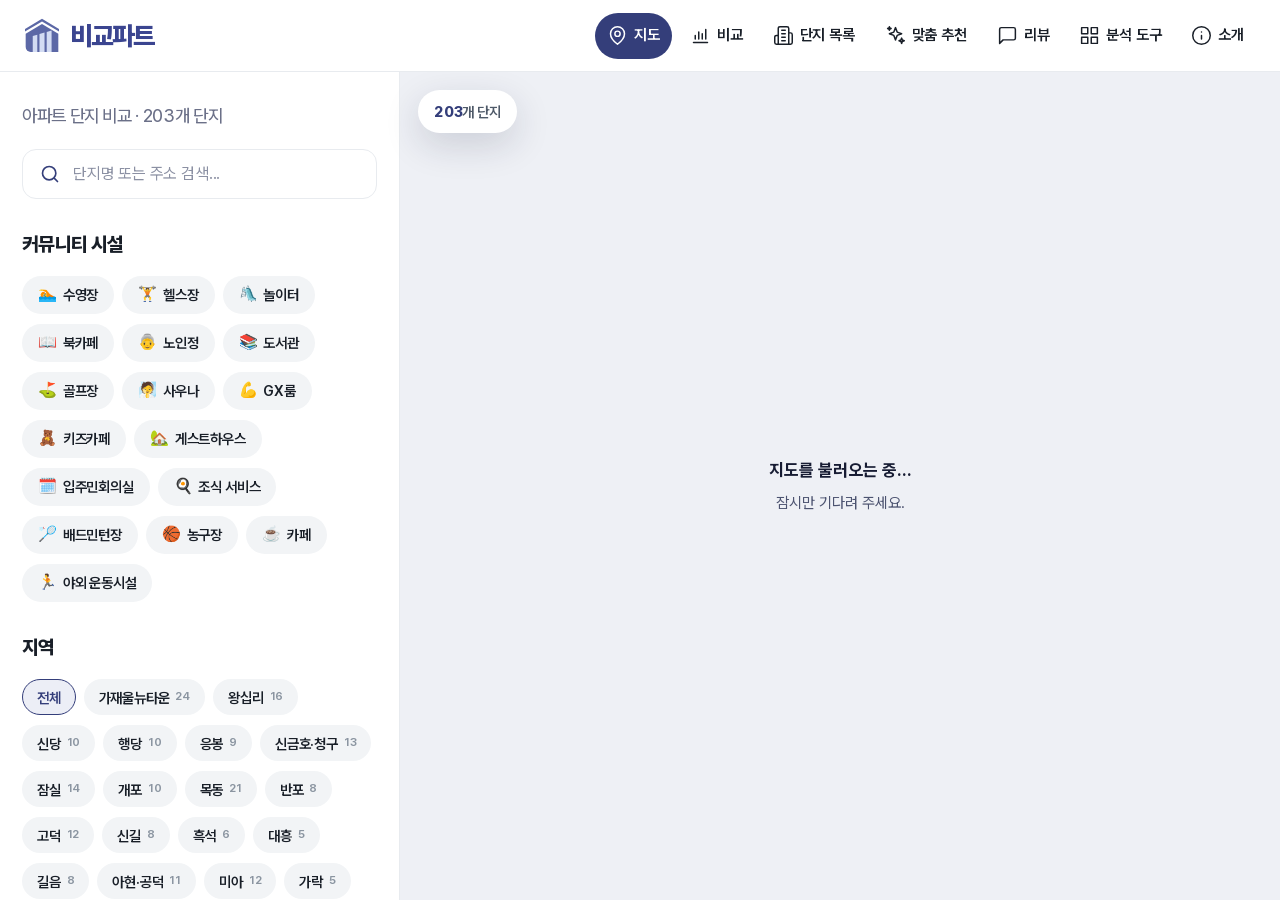
<file: docs/index.html>
<!doctype html>
<html lang="ko">
<head>
<meta charset="utf-8">
<meta name="viewport" content="width=device-width, initial-scale=1, viewport-fit=cover">
<meta name="theme-color" content="#ffffff">
<meta name="description" content="서울 아파트 단지를 커뮤니티 시설, 학군, 병원, 주변 시설, 교통까지 실거주 데이터로 나란히 비교하고 나에게 맞는 단지를 추천받으세요.">
<meta property="og:title" content="비교파트 · 아파트 단지 비교">
<meta property="og:description" content="실거주 데이터로 비교하고, 나에게 맞는 집을 추천받으세요.">
<meta property="og:image" content="https://apartmentcompare.org/images/og.png">
<meta property="og:url" content="https://apartmentcompare.org/">
<link rel="canonical" href="https://apartmentcompare.org/">
<title>비교파트</title>
<link rel="icon" type="image/svg+xml" href="images/icon.svg">
<link rel="apple-touch-icon" href="images/icon-180.png">
<link rel="manifest" href="manifest.webmanifest">
<link rel="preload" href="fonts/PretendardVariable-subset.woff2" as="font" type="font/woff2" crossorigin>
<link rel="stylesheet" href="css/app.css">
<link rel="stylesheet" href="css/bp.css">
</head>
<body>
<a class="sr-only" href="#view">본문 바로가기</a>
<svg width="0" height="0" style="position:absolute" aria-hidden="true" focusable="false"><defs><pattern id="bp-win" width="12" height="14" patternUnits="userSpaceOnUse"><rect x="2" y="3" width="6" height="7" rx="1" fill="#fff" fill-opacity=".5"/></pattern></defs></svg>

<header class="app-header">
  <a class="brand" href="#/" aria-label="비교파트 홈">
    <svg viewBox="18 4 214 208" aria-hidden="true"><path d="M125 9 226 69v15L125 25 24 84V69Z" fill="#5c68a6"/><path d="M125 40 222 97v109H58a30 30 0 0 1-30-30V97Z" fill="#5c68a6"/><path d="M70 111 97 103v103H70ZM110 99 140 90v116h-30ZM153 87 182 79v127h-29Z" fill="#d3dcf3"/></svg>
    <span>비교파트</span>
  </a>
  <nav class="header-nav" aria-label="주 메뉴" id="header-nav"></nav>
  <button class="icon-btn menu-btn" type="button" aria-label="전체 메뉴 열기" onclick="BP.openDrawer()"><svg class="icon lg" viewBox="0 0 24 24"><path d="M4 6h16M4 12h16M4 18h16"/></svg><b data-compare-count></b></button>
</header>

<main id="view" class="view" tabindex="-1"></main>

<footer class="app-footer">
  <div class="inner">
    <a class="brand foot-brand" href="#/" aria-label="비교파트 홈"><svg viewBox="18 4 214 208" aria-hidden="true"><path d="M125 9 226 69v15L125 25 24 84V69Z" fill="#5c68a6"/><path d="M125 40 222 97v109H58a30 30 0 0 1-30-30V97Z" fill="#5c68a6"/><path d="M70 111 97 103v103H70ZM110 99 140 90v116h-30ZM153 87 182 79v127h-29Z" fill="#d3dcf3"/></svg><span>비교파트</span></a>
    <span>© 비교파트. All rights reserved.</span>
    <nav aria-label="법적 고지">
      <a href="#/about">비교파트 소개</a>
      <a href="privacy.html">개인정보처리방침</a>
    </nav>
  </div>
</footer>

<div class="drawer-backdrop" onclick="BP.closeDrawer()"></div>
<aside class="drawer" aria-label="전체 메뉴">
  <div class="drawer-head">
    <a class="brand" href="#/" aria-label="비교파트 홈" onclick="BP.closeDrawer()"><svg viewBox="18 4 214 208" aria-hidden="true"><path d="M125 9 226 69v15L125 25 24 84V69Z" fill="#5c68a6"/><path d="M125 40 222 97v109H58a30 30 0 0 1-30-30V97Z" fill="#5c68a6"/><path d="M70 111 97 103v103H70ZM110 99 140 90v116h-30ZM153 87 182 79v127h-29Z" fill="#d3dcf3"/></svg><span>비교파트</span></a>
    <button class="icon-btn" type="button" aria-label="메뉴 닫기" onclick="BP.closeDrawer()"><svg class="icon" viewBox="0 0 24 24"><path d="M18 6 6 18M6 6l12 12"/></svg></button>
  </div>
  <form class="drawer-search" role="search" onsubmit="event.preventDefault(); BP.go('#/apartments?q=' + encodeURIComponent(this.q.value)); BP.closeDrawer();">
    <label class="sr-only" for="drawer-q">아파트 검색</label>
    <svg class="icon" viewBox="0 0 24 24" aria-hidden="true"><path d="M11 19a8 8 0 1 0 0-16 8 8 0 0 0 0 16zM21 21l-4.3-4.3"/></svg>
    <input id="drawer-q" name="q" type="search" placeholder="단지명 또는 주소 검색" autocomplete="off">
  </form>
  <ul class="menu-list" id="drawer-menu"></ul>
  <div class="drawer-foot">
    <a href="privacy.html">개인정보처리방침</a>
    <span>© 비교파트</span>
  </div>
</aside>

<div class="tray" id="tray">
  <div class="tray-in" role="region" aria-label="비교함">
    <p class="tray-names"></p>
    <button class="tray-clear" type="button" onclick="BP.compare.clear()">비우기</button>
    <a class="tray-go" href="#/compare">비교하기</a>
  </div>
</div>
<div class="toast" id="toast" role="status" aria-live="polite"></div>

<nav class="tabbar" aria-label="하단 메뉴">
  <a href="#/" data-nav="home"><svg class="icon" viewBox="0 0 24 24"><path d="M20 10c0 6-8 12-8 12s-8-6-8-12a8 8 0 0 1 16 0ZM12 13a3 3 0 1 0 0-6 3 3 0 0 0 0 6z"/></svg>지도</a>
  <a href="#/apartments" data-nav="apartments apt"><svg class="icon" viewBox="0 0 24 24"><path d="M6 22V4a2 2 0 0 1 2-2h8a2 2 0 0 1 2 2v18ZM6 12H4a2 2 0 0 0-2 2v6a2 2 0 0 0 2 2h2M18 9h2a2 2 0 0 1 2 2v9a2 2 0 0 1-2 2h-2M10 6h4M10 10h4M10 14h4M10 18h4"/></svg>단지 목록</a>
  <a href="#/compare" data-nav="compare"><svg class="icon" viewBox="0 0 24 24"><path d="M4 20h16M6 16v-4M10 16V8M14 16v-6M18 16V5"/></svg>비교<span class="badge" data-compare-count></span></a>
  <a href="#/recommend" data-nav="recommend value"><svg class="icon" viewBox="0 0 24 24"><path d="M12 3l1.9 5.1L19 10l-5.1 1.9L12 17l-1.9-5.1L5 10l5.1-1.9ZM19 15l.8 2.2L22 18l-2.2.8L19 21l-.8-2.2L16 18l2.2-.8ZM5 2l.6 1.4L7 4l-1.4.6L5 6l-.6-1.4L3 4l1.4-.6Z"/></svg>맞춤 추천</a>
  <button type="button" onclick="BP.openDrawer()" data-nav="reviews tools school commute rebuild safety about"><svg class="icon" viewBox="0 0 24 24"><path d="M4 6h16M4 12h16M4 18h16"/></svg>더보기</button>
</nav>

<script src="js/config.js"></script>
<script src="js/data/apartments.js"></script>
<script src="js/core.js"></script>
<script src="js/pages/home.js"></script>
<script src="js/pages/apartments.js"></script>
<script src="js/pages/compare.js"></script>
<script src="js/pages/tools.js"></script>
<script src="js/pages/school.js"></script>
<script src="js/pages/value.js"></script>
<script src="js/pages/commute.js"></script>
<script src="js/pages/rebuild.js"></script>
<script src="js/pages/safety.js"></script>
<script src="js/pages/about.js"></script>
<script src="js/main.js"></script>
</body>
</html>
</file>
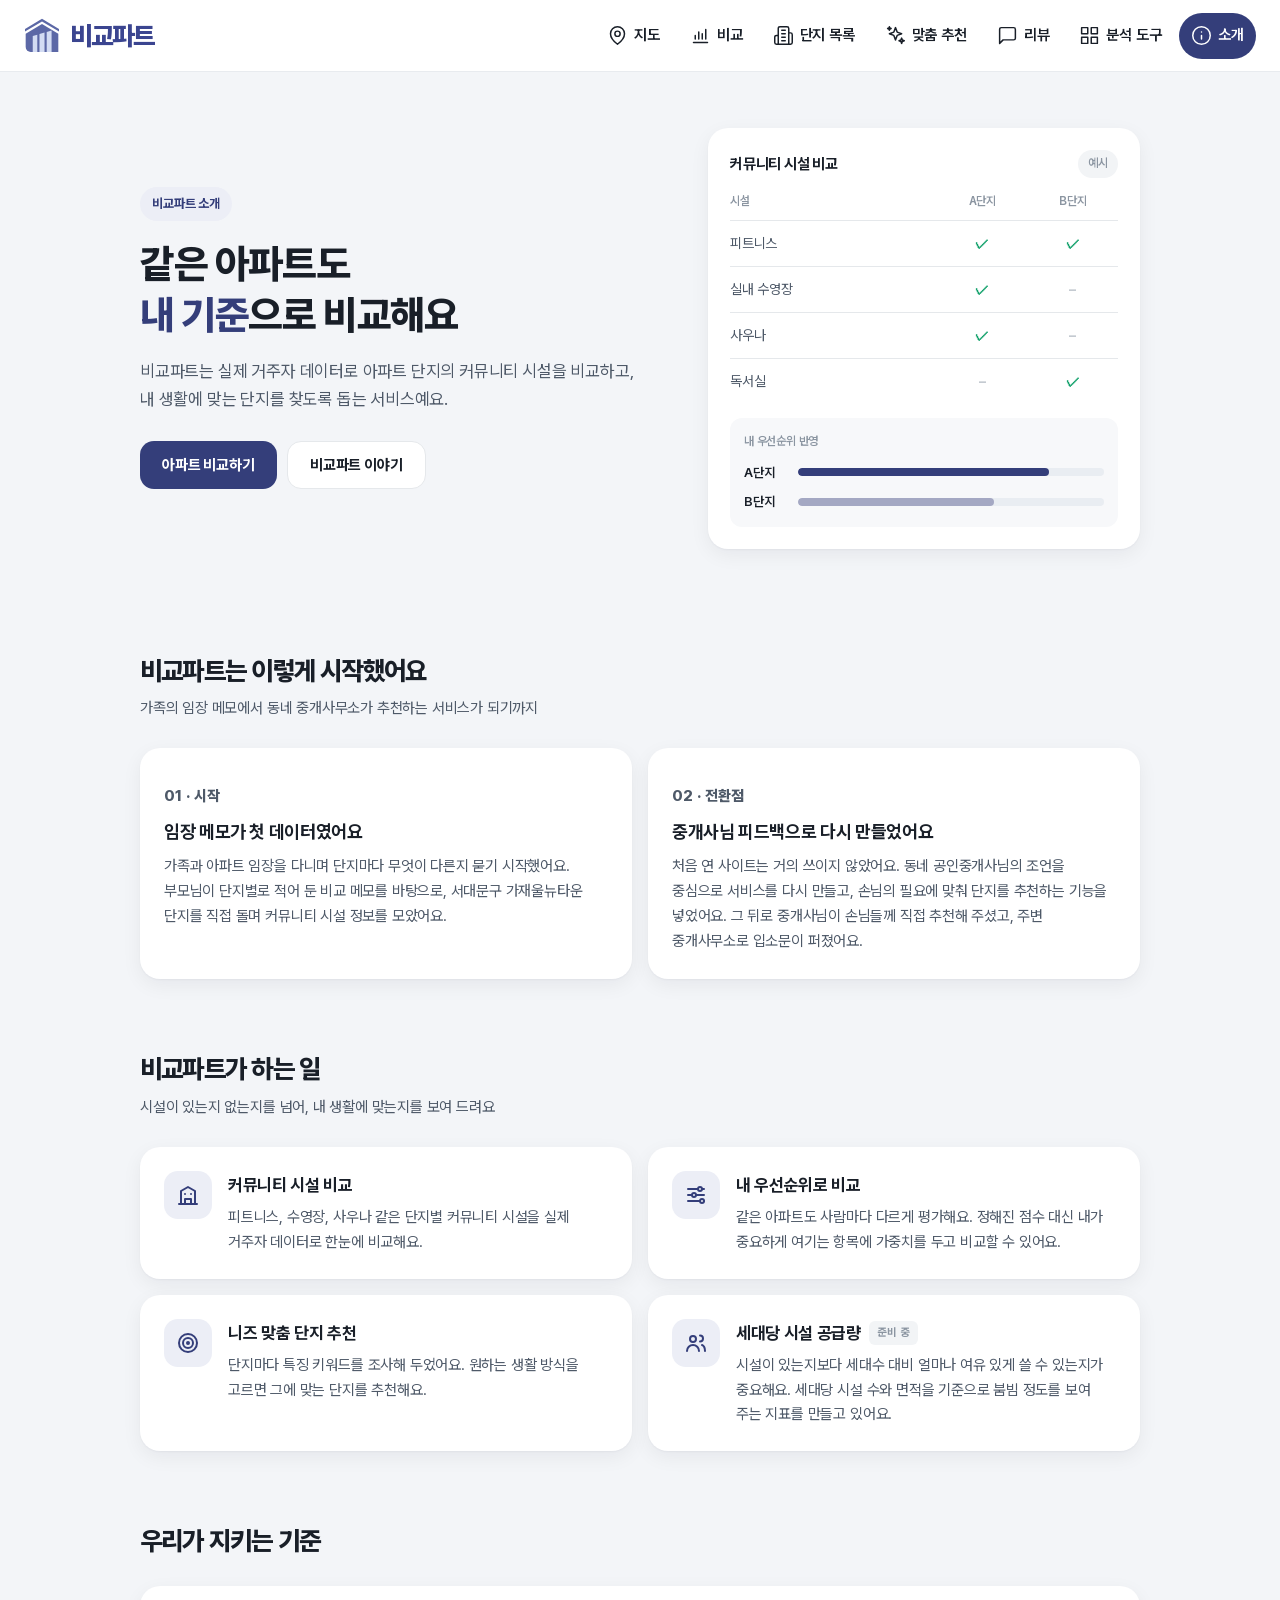
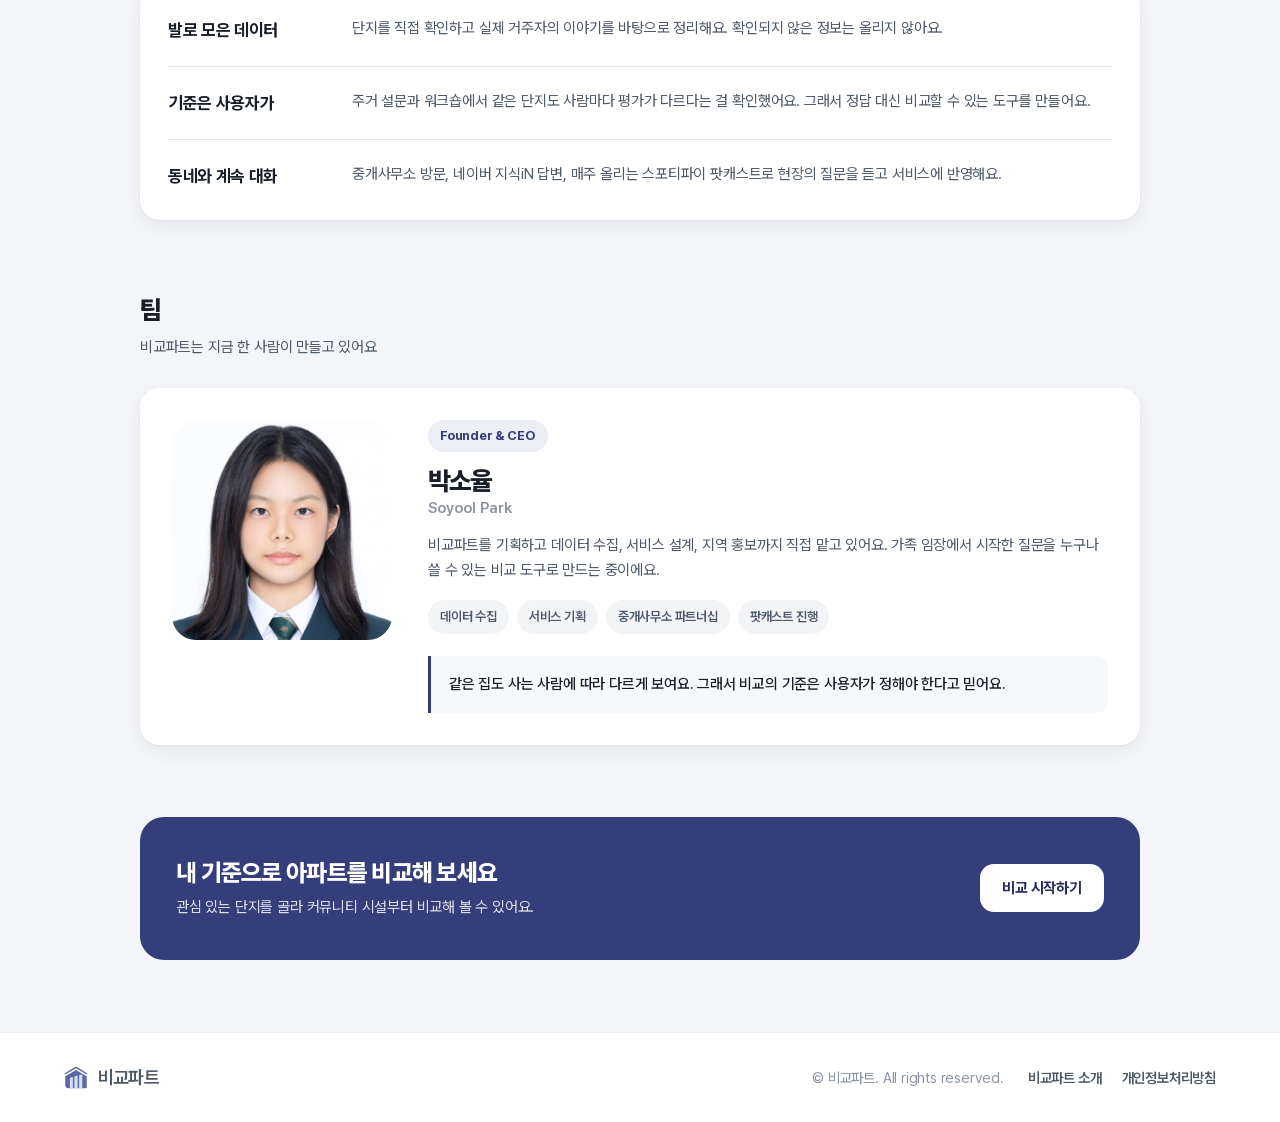
<file: docs/about.html>
<!doctype html>
<!-- Generated by tools/build_pages.py from index.html — edit index.html, not this file. -->
<html lang="ko">
<head>
<meta charset="utf-8">
<meta name="viewport" content="width=device-width, initial-scale=1, viewport-fit=cover">
<meta name="theme-color" content="#ffffff">
<meta name="description" content="서울 아파트 단지를 커뮤니티 시설, 학군, 병원, 주변 시설, 교통까지 실거주 데이터로 나란히 비교하고 나에게 맞는 단지를 추천받으세요.">
<meta property="og:title" content="비교파트 · 아파트 단지 비교">
<meta property="og:description" content="실거주 데이터로 비교하고, 나에게 맞는 집을 추천받으세요.">
<meta property="og:image" content="https://apartmentcompare.org/images/og.png">
<meta property="og:url" content="https://apartmentcompare.org/">
<link rel="canonical" href="https://apartmentcompare.org/">
<title>비교파트 소개</title>
<link rel="icon" type="image/svg+xml" href="images/icon.svg">
<link rel="apple-touch-icon" href="images/icon-180.png">
<link rel="manifest" href="manifest.webmanifest">
<link rel="preload" href="fonts/PretendardVariable-subset.woff2" as="font" type="font/woff2" crossorigin>
<link rel="stylesheet" href="css/app.css">
<link rel="stylesheet" href="css/bp.css">
</head>
<body>
<a class="sr-only" href="#view">본문 바로가기</a>
<svg width="0" height="0" style="position:absolute" aria-hidden="true" focusable="false"><defs><pattern id="bp-win" width="12" height="14" patternUnits="userSpaceOnUse"><rect x="2" y="3" width="6" height="7" rx="1" fill="#fff" fill-opacity=".5"/></pattern></defs></svg>

<header class="app-header">
  <a class="brand" href="#/" aria-label="비교파트 홈">
    <svg viewBox="18 4 214 208" aria-hidden="true"><path d="M125 9 226 69v15L125 25 24 84V69Z" fill="#5c68a6"/><path d="M125 40 222 97v109H58a30 30 0 0 1-30-30V97Z" fill="#5c68a6"/><path d="M70 111 97 103v103H70ZM110 99 140 90v116h-30ZM153 87 182 79v127h-29Z" fill="#d3dcf3"/></svg>
    <span>비교파트</span>
  </a>
  <nav class="header-nav" aria-label="주 메뉴" id="header-nav"></nav>
  <button class="icon-btn menu-btn" type="button" aria-label="전체 메뉴 열기" onclick="BP.openDrawer()"><svg class="icon lg" viewBox="0 0 24 24"><path d="M4 6h16M4 12h16M4 18h16"/></svg><b data-compare-count></b></button>
</header>

<main id="view" class="view" tabindex="-1"></main>

<footer class="app-footer">
  <div class="inner">
    <a class="brand foot-brand" href="#/" aria-label="비교파트 홈"><svg viewBox="18 4 214 208" aria-hidden="true"><path d="M125 9 226 69v15L125 25 24 84V69Z" fill="#5c68a6"/><path d="M125 40 222 97v109H58a30 30 0 0 1-30-30V97Z" fill="#5c68a6"/><path d="M70 111 97 103v103H70ZM110 99 140 90v116h-30ZM153 87 182 79v127h-29Z" fill="#d3dcf3"/></svg><span>비교파트</span></a>
    <span>© 비교파트. All rights reserved.</span>
    <nav aria-label="법적 고지">
      <a href="#/about">비교파트 소개</a>
      <a href="privacy.html">개인정보처리방침</a>
    </nav>
  </div>
</footer>

<div class="drawer-backdrop" onclick="BP.closeDrawer()"></div>
<aside class="drawer" aria-label="전체 메뉴">
  <div class="drawer-head">
    <a class="brand" href="#/" aria-label="비교파트 홈" onclick="BP.closeDrawer()"><svg viewBox="18 4 214 208" aria-hidden="true"><path d="M125 9 226 69v15L125 25 24 84V69Z" fill="#5c68a6"/><path d="M125 40 222 97v109H58a30 30 0 0 1-30-30V97Z" fill="#5c68a6"/><path d="M70 111 97 103v103H70ZM110 99 140 90v116h-30ZM153 87 182 79v127h-29Z" fill="#d3dcf3"/></svg><span>비교파트</span></a>
    <button class="icon-btn" type="button" aria-label="메뉴 닫기" onclick="BP.closeDrawer()"><svg class="icon" viewBox="0 0 24 24"><path d="M18 6 6 18M6 6l12 12"/></svg></button>
  </div>
  <form class="drawer-search" role="search" onsubmit="event.preventDefault(); BP.go('#/apartments?q=' + encodeURIComponent(this.q.value)); BP.closeDrawer();">
    <label class="sr-only" for="drawer-q">아파트 검색</label>
    <svg class="icon" viewBox="0 0 24 24" aria-hidden="true"><path d="M11 19a8 8 0 1 0 0-16 8 8 0 0 0 0 16zM21 21l-4.3-4.3"/></svg>
    <input id="drawer-q" name="q" type="search" placeholder="단지명 또는 주소 검색" autocomplete="off">
  </form>
  <ul class="menu-list" id="drawer-menu"></ul>
  <div class="drawer-foot">
    <a href="privacy.html">개인정보처리방침</a>
    <span>© 비교파트</span>
  </div>
</aside>

<div class="tray" id="tray">
  <div class="tray-in" role="region" aria-label="비교함">
    <p class="tray-names"></p>
    <button class="tray-clear" type="button" onclick="BP.compare.clear()">비우기</button>
    <a class="tray-go" href="#/compare">비교하기</a>
  </div>
</div>
<div class="toast" id="toast" role="status" aria-live="polite"></div>

<nav class="tabbar" aria-label="하단 메뉴">
  <a href="#/" data-nav="home"><svg class="icon" viewBox="0 0 24 24"><path d="M20 10c0 6-8 12-8 12s-8-6-8-12a8 8 0 0 1 16 0ZM12 13a3 3 0 1 0 0-6 3 3 0 0 0 0 6z"/></svg>지도</a>
  <a href="#/apartments" data-nav="apartments apt"><svg class="icon" viewBox="0 0 24 24"><path d="M6 22V4a2 2 0 0 1 2-2h8a2 2 0 0 1 2 2v18ZM6 12H4a2 2 0 0 0-2 2v6a2 2 0 0 0 2 2h2M18 9h2a2 2 0 0 1 2 2v9a2 2 0 0 1-2 2h-2M10 6h4M10 10h4M10 14h4M10 18h4"/></svg>단지 목록</a>
  <a href="#/compare" data-nav="compare"><svg class="icon" viewBox="0 0 24 24"><path d="M4 20h16M6 16v-4M10 16V8M14 16v-6M18 16V5"/></svg>비교<span class="badge" data-compare-count></span></a>
  <a href="#/recommend" data-nav="recommend value"><svg class="icon" viewBox="0 0 24 24"><path d="M12 3l1.9 5.1L19 10l-5.1 1.9L12 17l-1.9-5.1L5 10l5.1-1.9ZM19 15l.8 2.2L22 18l-2.2.8L19 21l-.8-2.2L16 18l2.2-.8ZM5 2l.6 1.4L7 4l-1.4.6L5 6l-.6-1.4L3 4l1.4-.6Z"/></svg>맞춤 추천</a>
  <button type="button" onclick="BP.openDrawer()" data-nav="reviews tools school commute rebuild safety about"><svg class="icon" viewBox="0 0 24 24"><path d="M4 6h16M4 12h16M4 18h16"/></svg>더보기</button>
</nav>

<script src="js/config.js"></script>
<script src="js/data/apartments.js"></script>
<script src="js/core.js"></script>
<script src="js/pages/home.js"></script>
<script src="js/pages/apartments.js"></script>
<script src="js/pages/compare.js"></script>
<script src="js/pages/tools.js"></script>
<script src="js/pages/school.js"></script>
<script src="js/pages/value.js"></script>
<script src="js/pages/commute.js"></script>
<script src="js/pages/rebuild.js"></script>
<script src="js/pages/safety.js"></script>
<script src="js/pages/about.js"></script>
<script src="js/main.js"></script>
</body>
</html>
</file>
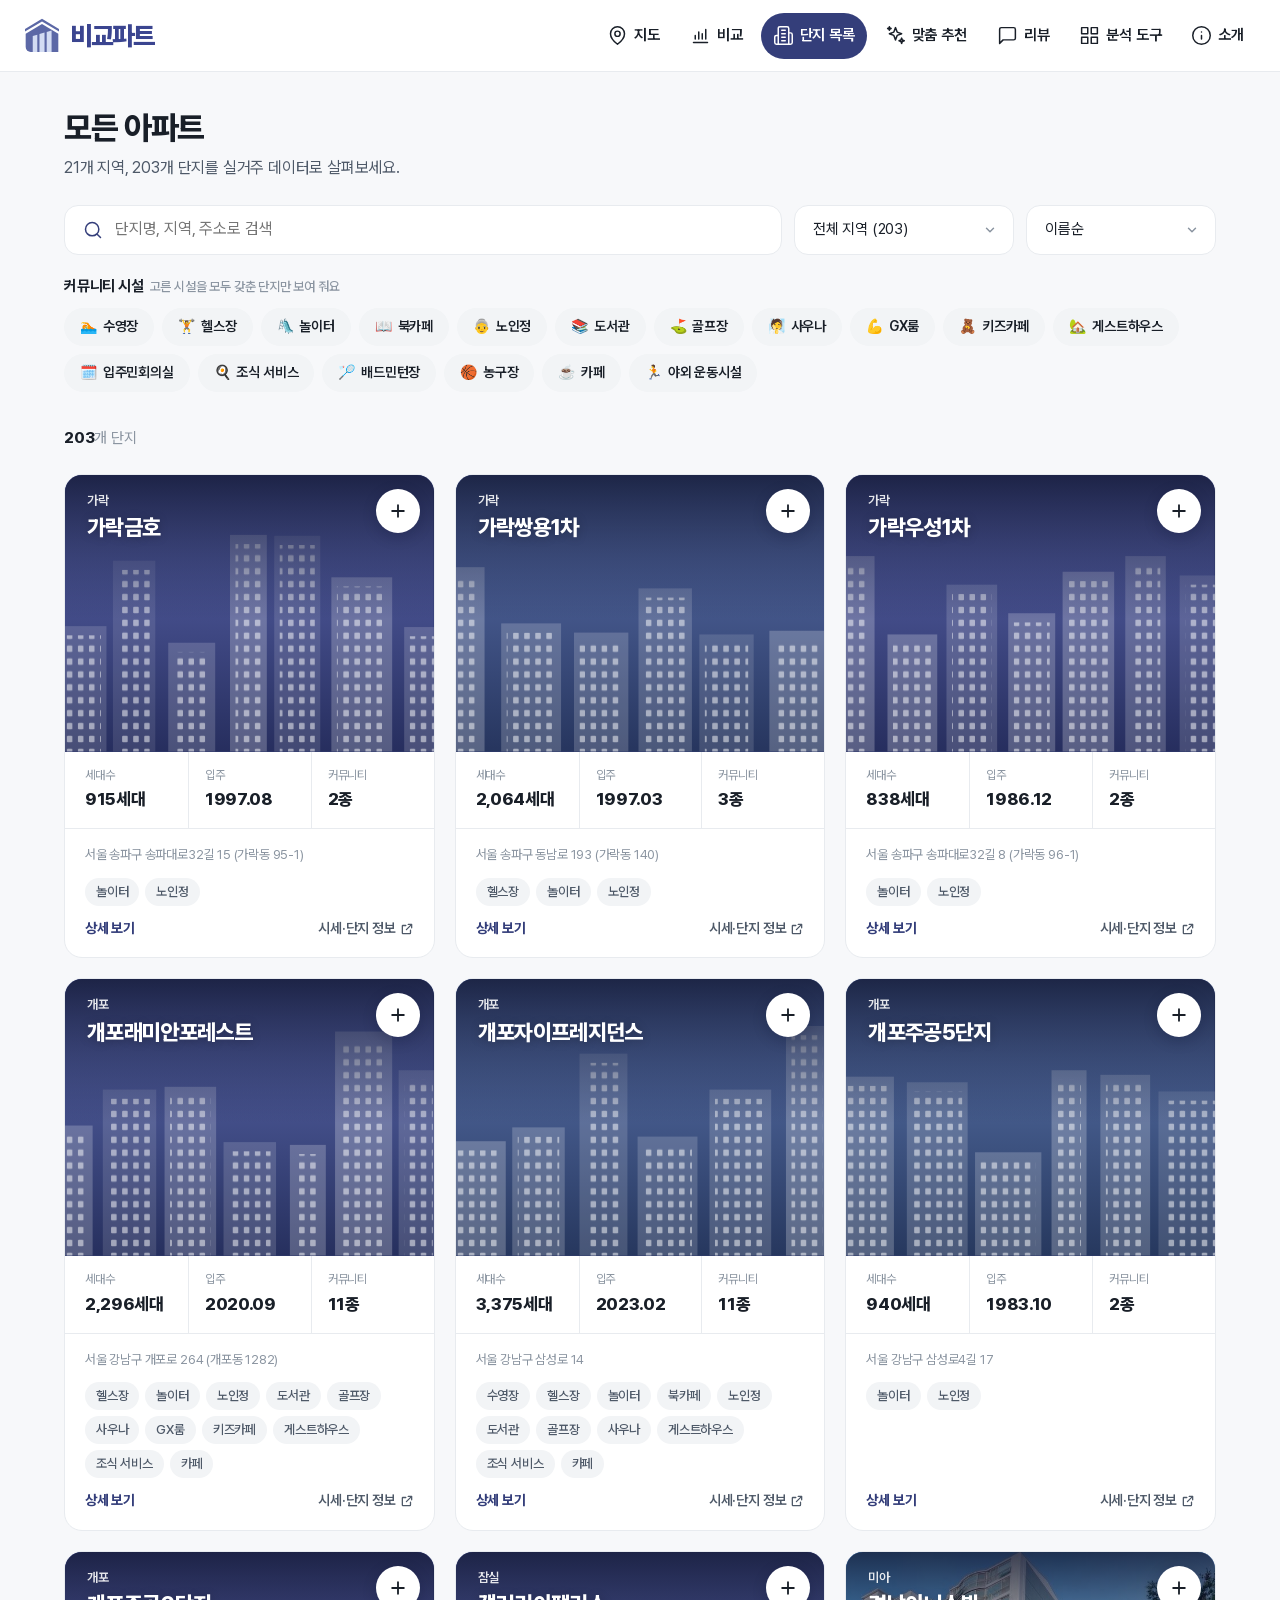
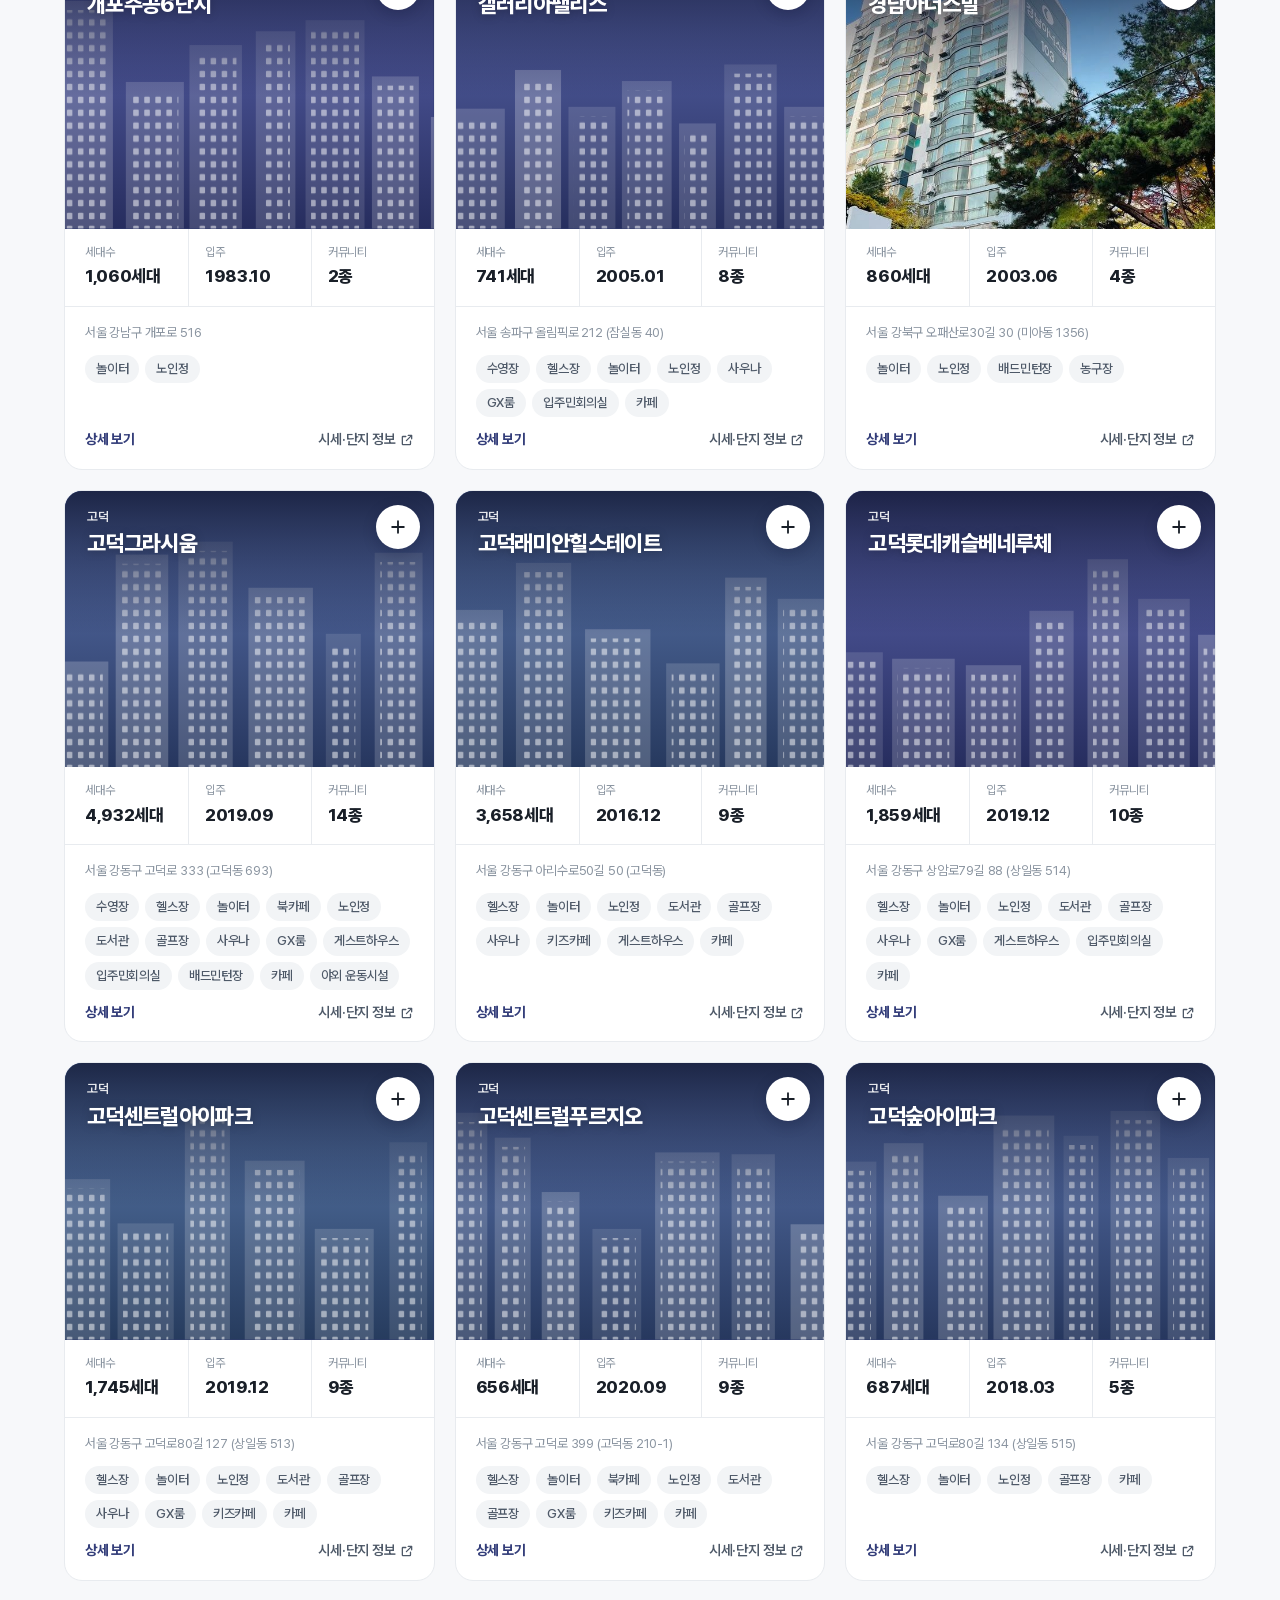
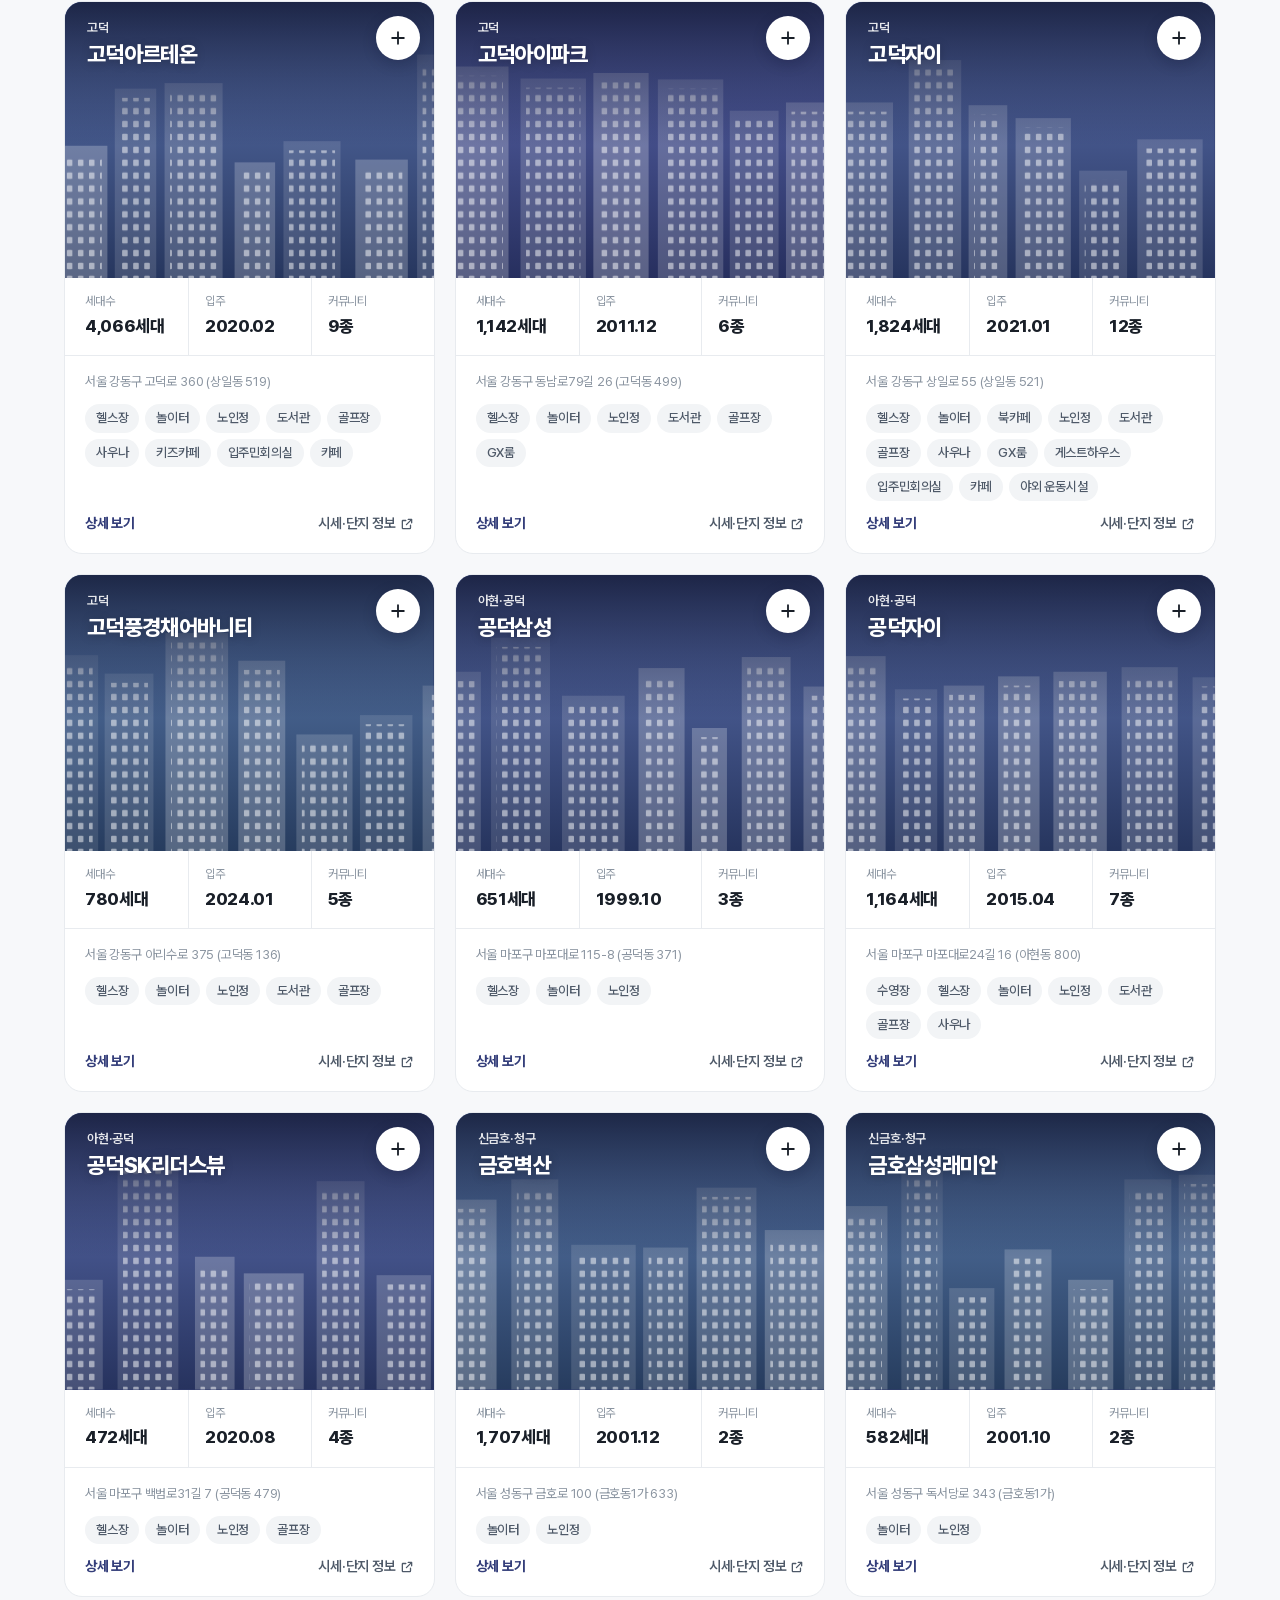
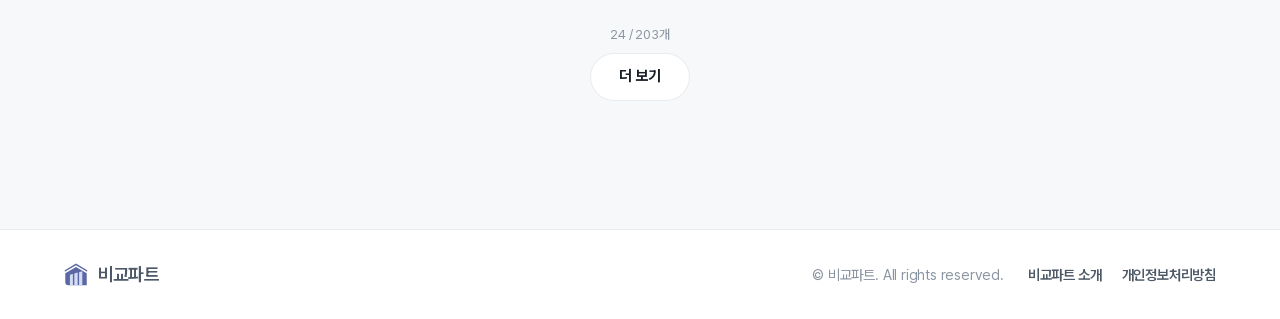
<file: docs/apartments.html>
<!doctype html>
<!-- Generated by tools/build_pages.py from index.html — edit index.html, not this file. -->
<html lang="ko">
<head>
<meta charset="utf-8">
<meta name="viewport" content="width=device-width, initial-scale=1, viewport-fit=cover">
<meta name="theme-color" content="#ffffff">
<meta name="description" content="서울 아파트 단지를 커뮤니티 시설, 학군, 병원, 주변 시설, 교통까지 실거주 데이터로 나란히 비교하고 나에게 맞는 단지를 추천받으세요.">
<meta property="og:title" content="비교파트 · 아파트 단지 비교">
<meta property="og:description" content="실거주 데이터로 비교하고, 나에게 맞는 집을 추천받으세요.">
<meta property="og:image" content="https://apartmentcompare.org/images/og.png">
<meta property="og:url" content="https://apartmentcompare.org/">
<link rel="canonical" href="https://apartmentcompare.org/">
<title>단지 목록 | 비교파트</title>
<link rel="icon" type="image/svg+xml" href="images/icon.svg">
<link rel="apple-touch-icon" href="images/icon-180.png">
<link rel="manifest" href="manifest.webmanifest">
<link rel="preload" href="fonts/PretendardVariable-subset.woff2" as="font" type="font/woff2" crossorigin>
<link rel="stylesheet" href="css/app.css">
<link rel="stylesheet" href="css/bp.css">
</head>
<body>
<a class="sr-only" href="#view">본문 바로가기</a>
<svg width="0" height="0" style="position:absolute" aria-hidden="true" focusable="false"><defs><pattern id="bp-win" width="12" height="14" patternUnits="userSpaceOnUse"><rect x="2" y="3" width="6" height="7" rx="1" fill="#fff" fill-opacity=".5"/></pattern></defs></svg>

<header class="app-header">
  <a class="brand" href="#/" aria-label="비교파트 홈">
    <svg viewBox="18 4 214 208" aria-hidden="true"><path d="M125 9 226 69v15L125 25 24 84V69Z" fill="#5c68a6"/><path d="M125 40 222 97v109H58a30 30 0 0 1-30-30V97Z" fill="#5c68a6"/><path d="M70 111 97 103v103H70ZM110 99 140 90v116h-30ZM153 87 182 79v127h-29Z" fill="#d3dcf3"/></svg>
    <span>비교파트</span>
  </a>
  <nav class="header-nav" aria-label="주 메뉴" id="header-nav"></nav>
  <button class="icon-btn menu-btn" type="button" aria-label="전체 메뉴 열기" onclick="BP.openDrawer()"><svg class="icon lg" viewBox="0 0 24 24"><path d="M4 6h16M4 12h16M4 18h16"/></svg><b data-compare-count></b></button>
</header>

<main id="view" class="view" tabindex="-1"></main>

<footer class="app-footer">
  <div class="inner">
    <a class="brand foot-brand" href="#/" aria-label="비교파트 홈"><svg viewBox="18 4 214 208" aria-hidden="true"><path d="M125 9 226 69v15L125 25 24 84V69Z" fill="#5c68a6"/><path d="M125 40 222 97v109H58a30 30 0 0 1-30-30V97Z" fill="#5c68a6"/><path d="M70 111 97 103v103H70ZM110 99 140 90v116h-30ZM153 87 182 79v127h-29Z" fill="#d3dcf3"/></svg><span>비교파트</span></a>
    <span>© 비교파트. All rights reserved.</span>
    <nav aria-label="법적 고지">
      <a href="#/about">비교파트 소개</a>
      <a href="privacy.html">개인정보처리방침</a>
    </nav>
  </div>
</footer>

<div class="drawer-backdrop" onclick="BP.closeDrawer()"></div>
<aside class="drawer" aria-label="전체 메뉴">
  <div class="drawer-head">
    <a class="brand" href="#/" aria-label="비교파트 홈" onclick="BP.closeDrawer()"><svg viewBox="18 4 214 208" aria-hidden="true"><path d="M125 9 226 69v15L125 25 24 84V69Z" fill="#5c68a6"/><path d="M125 40 222 97v109H58a30 30 0 0 1-30-30V97Z" fill="#5c68a6"/><path d="M70 111 97 103v103H70ZM110 99 140 90v116h-30ZM153 87 182 79v127h-29Z" fill="#d3dcf3"/></svg><span>비교파트</span></a>
    <button class="icon-btn" type="button" aria-label="메뉴 닫기" onclick="BP.closeDrawer()"><svg class="icon" viewBox="0 0 24 24"><path d="M18 6 6 18M6 6l12 12"/></svg></button>
  </div>
  <form class="drawer-search" role="search" onsubmit="event.preventDefault(); BP.go('#/apartments?q=' + encodeURIComponent(this.q.value)); BP.closeDrawer();">
    <label class="sr-only" for="drawer-q">아파트 검색</label>
    <svg class="icon" viewBox="0 0 24 24" aria-hidden="true"><path d="M11 19a8 8 0 1 0 0-16 8 8 0 0 0 0 16zM21 21l-4.3-4.3"/></svg>
    <input id="drawer-q" name="q" type="search" placeholder="단지명 또는 주소 검색" autocomplete="off">
  </form>
  <ul class="menu-list" id="drawer-menu"></ul>
  <div class="drawer-foot">
    <a href="privacy.html">개인정보처리방침</a>
    <span>© 비교파트</span>
  </div>
</aside>

<div class="tray" id="tray">
  <div class="tray-in" role="region" aria-label="비교함">
    <p class="tray-names"></p>
    <button class="tray-clear" type="button" onclick="BP.compare.clear()">비우기</button>
    <a class="tray-go" href="#/compare">비교하기</a>
  </div>
</div>
<div class="toast" id="toast" role="status" aria-live="polite"></div>

<nav class="tabbar" aria-label="하단 메뉴">
  <a href="#/" data-nav="home"><svg class="icon" viewBox="0 0 24 24"><path d="M20 10c0 6-8 12-8 12s-8-6-8-12a8 8 0 0 1 16 0ZM12 13a3 3 0 1 0 0-6 3 3 0 0 0 0 6z"/></svg>지도</a>
  <a href="#/apartments" data-nav="apartments apt"><svg class="icon" viewBox="0 0 24 24"><path d="M6 22V4a2 2 0 0 1 2-2h8a2 2 0 0 1 2 2v18ZM6 12H4a2 2 0 0 0-2 2v6a2 2 0 0 0 2 2h2M18 9h2a2 2 0 0 1 2 2v9a2 2 0 0 1-2 2h-2M10 6h4M10 10h4M10 14h4M10 18h4"/></svg>단지 목록</a>
  <a href="#/compare" data-nav="compare"><svg class="icon" viewBox="0 0 24 24"><path d="M4 20h16M6 16v-4M10 16V8M14 16v-6M18 16V5"/></svg>비교<span class="badge" data-compare-count></span></a>
  <a href="#/recommend" data-nav="recommend value"><svg class="icon" viewBox="0 0 24 24"><path d="M12 3l1.9 5.1L19 10l-5.1 1.9L12 17l-1.9-5.1L5 10l5.1-1.9ZM19 15l.8 2.2L22 18l-2.2.8L19 21l-.8-2.2L16 18l2.2-.8ZM5 2l.6 1.4L7 4l-1.4.6L5 6l-.6-1.4L3 4l1.4-.6Z"/></svg>맞춤 추천</a>
  <button type="button" onclick="BP.openDrawer()" data-nav="reviews tools school commute rebuild safety about"><svg class="icon" viewBox="0 0 24 24"><path d="M4 6h16M4 12h16M4 18h16"/></svg>더보기</button>
</nav>

<script src="js/config.js"></script>
<script src="js/data/apartments.js"></script>
<script src="js/core.js"></script>
<script src="js/pages/home.js"></script>
<script src="js/pages/apartments.js"></script>
<script src="js/pages/compare.js"></script>
<script src="js/pages/tools.js"></script>
<script src="js/pages/school.js"></script>
<script src="js/pages/value.js"></script>
<script src="js/pages/commute.js"></script>
<script src="js/pages/rebuild.js"></script>
<script src="js/pages/safety.js"></script>
<script src="js/pages/about.js"></script>
<script src="js/main.js"></script>
</body>
</html>
</file>
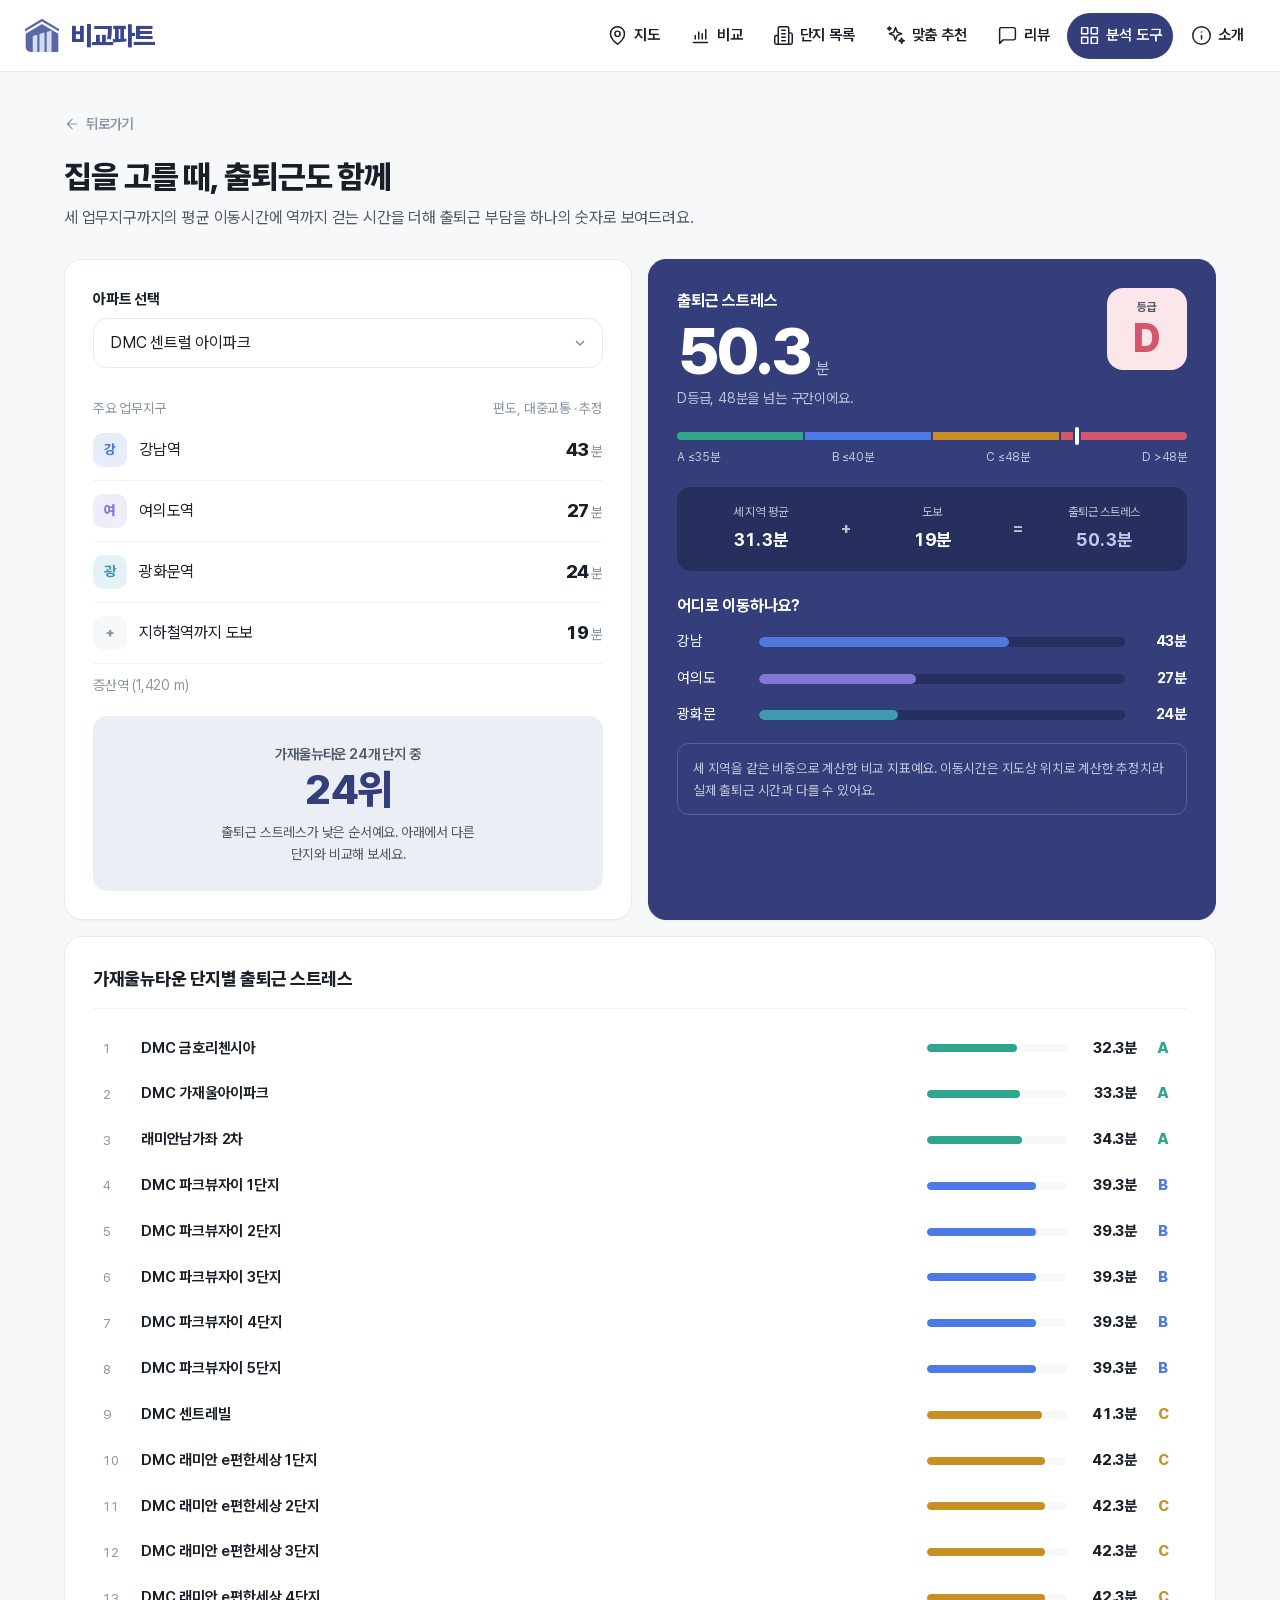
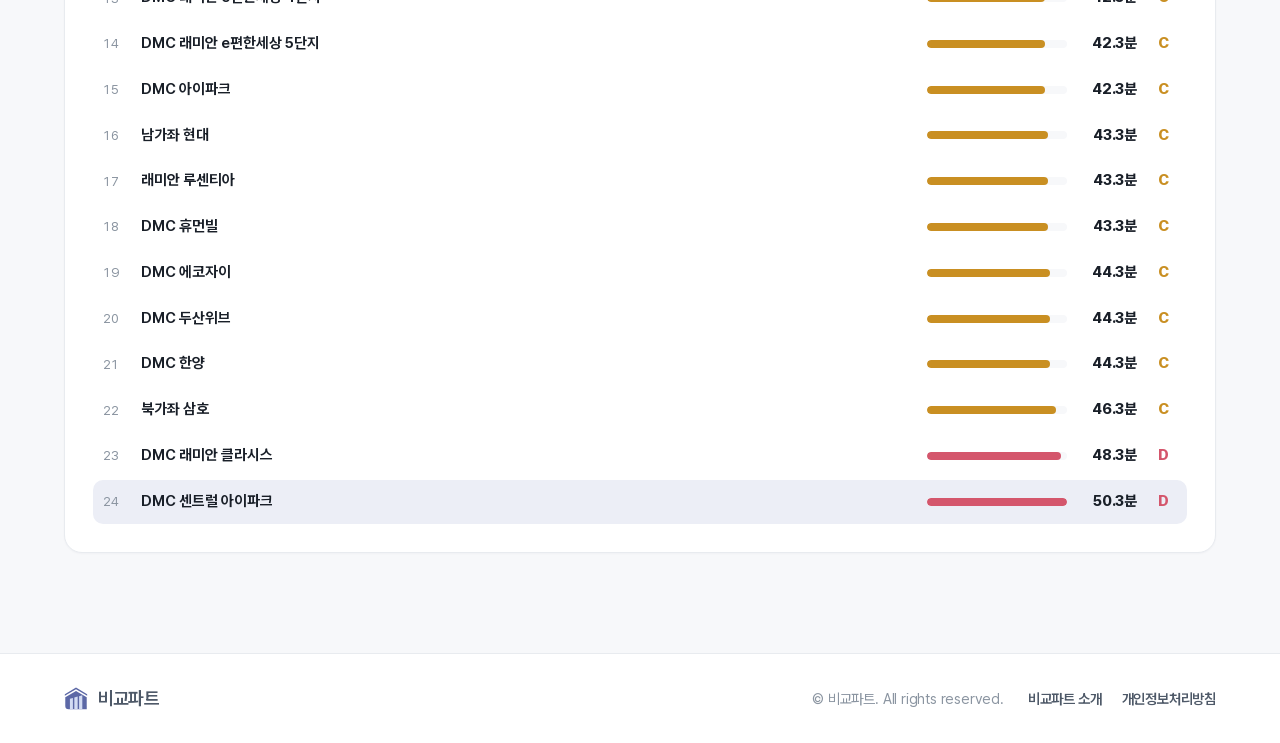
<file: docs/commute.html>
<!doctype html>
<!-- Generated by tools/build_pages.py from index.html — edit index.html, not this file. -->
<html lang="ko">
<head>
<meta charset="utf-8">
<meta name="viewport" content="width=device-width, initial-scale=1, viewport-fit=cover">
<meta name="theme-color" content="#ffffff">
<meta name="description" content="서울 아파트 단지를 커뮤니티 시설, 학군, 병원, 주변 시설, 교통까지 실거주 데이터로 나란히 비교하고 나에게 맞는 단지를 추천받으세요.">
<meta property="og:title" content="비교파트 · 아파트 단지 비교">
<meta property="og:description" content="실거주 데이터로 비교하고, 나에게 맞는 집을 추천받으세요.">
<meta property="og:image" content="https://apartmentcompare.org/images/og.png">
<meta property="og:url" content="https://apartmentcompare.org/">
<link rel="canonical" href="https://apartmentcompare.org/">
<title>출퇴근 스트레스 | 비교파트</title>
<link rel="icon" type="image/svg+xml" href="images/icon.svg">
<link rel="apple-touch-icon" href="images/icon-180.png">
<link rel="manifest" href="manifest.webmanifest">
<link rel="preload" href="fonts/PretendardVariable-subset.woff2" as="font" type="font/woff2" crossorigin>
<link rel="stylesheet" href="css/app.css">
<link rel="stylesheet" href="css/bp.css">
</head>
<body>
<a class="sr-only" href="#view">본문 바로가기</a>
<svg width="0" height="0" style="position:absolute" aria-hidden="true" focusable="false"><defs><pattern id="bp-win" width="12" height="14" patternUnits="userSpaceOnUse"><rect x="2" y="3" width="6" height="7" rx="1" fill="#fff" fill-opacity=".5"/></pattern></defs></svg>

<header class="app-header">
  <a class="brand" href="#/" aria-label="비교파트 홈">
    <svg viewBox="18 4 214 208" aria-hidden="true"><path d="M125 9 226 69v15L125 25 24 84V69Z" fill="#5c68a6"/><path d="M125 40 222 97v109H58a30 30 0 0 1-30-30V97Z" fill="#5c68a6"/><path d="M70 111 97 103v103H70ZM110 99 140 90v116h-30ZM153 87 182 79v127h-29Z" fill="#d3dcf3"/></svg>
    <span>비교파트</span>
  </a>
  <nav class="header-nav" aria-label="주 메뉴" id="header-nav"></nav>
  <button class="icon-btn menu-btn" type="button" aria-label="전체 메뉴 열기" onclick="BP.openDrawer()"><svg class="icon lg" viewBox="0 0 24 24"><path d="M4 6h16M4 12h16M4 18h16"/></svg><b data-compare-count></b></button>
</header>

<main id="view" class="view" tabindex="-1"></main>

<footer class="app-footer">
  <div class="inner">
    <a class="brand foot-brand" href="#/" aria-label="비교파트 홈"><svg viewBox="18 4 214 208" aria-hidden="true"><path d="M125 9 226 69v15L125 25 24 84V69Z" fill="#5c68a6"/><path d="M125 40 222 97v109H58a30 30 0 0 1-30-30V97Z" fill="#5c68a6"/><path d="M70 111 97 103v103H70ZM110 99 140 90v116h-30ZM153 87 182 79v127h-29Z" fill="#d3dcf3"/></svg><span>비교파트</span></a>
    <span>© 비교파트. All rights reserved.</span>
    <nav aria-label="법적 고지">
      <a href="#/about">비교파트 소개</a>
      <a href="privacy.html">개인정보처리방침</a>
    </nav>
  </div>
</footer>

<div class="drawer-backdrop" onclick="BP.closeDrawer()"></div>
<aside class="drawer" aria-label="전체 메뉴">
  <div class="drawer-head">
    <a class="brand" href="#/" aria-label="비교파트 홈" onclick="BP.closeDrawer()"><svg viewBox="18 4 214 208" aria-hidden="true"><path d="M125 9 226 69v15L125 25 24 84V69Z" fill="#5c68a6"/><path d="M125 40 222 97v109H58a30 30 0 0 1-30-30V97Z" fill="#5c68a6"/><path d="M70 111 97 103v103H70ZM110 99 140 90v116h-30ZM153 87 182 79v127h-29Z" fill="#d3dcf3"/></svg><span>비교파트</span></a>
    <button class="icon-btn" type="button" aria-label="메뉴 닫기" onclick="BP.closeDrawer()"><svg class="icon" viewBox="0 0 24 24"><path d="M18 6 6 18M6 6l12 12"/></svg></button>
  </div>
  <form class="drawer-search" role="search" onsubmit="event.preventDefault(); BP.go('#/apartments?q=' + encodeURIComponent(this.q.value)); BP.closeDrawer();">
    <label class="sr-only" for="drawer-q">아파트 검색</label>
    <svg class="icon" viewBox="0 0 24 24" aria-hidden="true"><path d="M11 19a8 8 0 1 0 0-16 8 8 0 0 0 0 16zM21 21l-4.3-4.3"/></svg>
    <input id="drawer-q" name="q" type="search" placeholder="단지명 또는 주소 검색" autocomplete="off">
  </form>
  <ul class="menu-list" id="drawer-menu"></ul>
  <div class="drawer-foot">
    <a href="privacy.html">개인정보처리방침</a>
    <span>© 비교파트</span>
  </div>
</aside>

<div class="tray" id="tray">
  <div class="tray-in" role="region" aria-label="비교함">
    <p class="tray-names"></p>
    <button class="tray-clear" type="button" onclick="BP.compare.clear()">비우기</button>
    <a class="tray-go" href="#/compare">비교하기</a>
  </div>
</div>
<div class="toast" id="toast" role="status" aria-live="polite"></div>

<nav class="tabbar" aria-label="하단 메뉴">
  <a href="#/" data-nav="home"><svg class="icon" viewBox="0 0 24 24"><path d="M20 10c0 6-8 12-8 12s-8-6-8-12a8 8 0 0 1 16 0ZM12 13a3 3 0 1 0 0-6 3 3 0 0 0 0 6z"/></svg>지도</a>
  <a href="#/apartments" data-nav="apartments apt"><svg class="icon" viewBox="0 0 24 24"><path d="M6 22V4a2 2 0 0 1 2-2h8a2 2 0 0 1 2 2v18ZM6 12H4a2 2 0 0 0-2 2v6a2 2 0 0 0 2 2h2M18 9h2a2 2 0 0 1 2 2v9a2 2 0 0 1-2 2h-2M10 6h4M10 10h4M10 14h4M10 18h4"/></svg>단지 목록</a>
  <a href="#/compare" data-nav="compare"><svg class="icon" viewBox="0 0 24 24"><path d="M4 20h16M6 16v-4M10 16V8M14 16v-6M18 16V5"/></svg>비교<span class="badge" data-compare-count></span></a>
  <a href="#/recommend" data-nav="recommend value"><svg class="icon" viewBox="0 0 24 24"><path d="M12 3l1.9 5.1L19 10l-5.1 1.9L12 17l-1.9-5.1L5 10l5.1-1.9ZM19 15l.8 2.2L22 18l-2.2.8L19 21l-.8-2.2L16 18l2.2-.8ZM5 2l.6 1.4L7 4l-1.4.6L5 6l-.6-1.4L3 4l1.4-.6Z"/></svg>맞춤 추천</a>
  <button type="button" onclick="BP.openDrawer()" data-nav="reviews tools school commute rebuild safety about"><svg class="icon" viewBox="0 0 24 24"><path d="M4 6h16M4 12h16M4 18h16"/></svg>더보기</button>
</nav>

<script src="js/config.js"></script>
<script src="js/data/apartments.js"></script>
<script src="js/core.js"></script>
<script src="js/pages/home.js"></script>
<script src="js/pages/apartments.js"></script>
<script src="js/pages/compare.js"></script>
<script src="js/pages/tools.js"></script>
<script src="js/pages/school.js"></script>
<script src="js/pages/value.js"></script>
<script src="js/pages/commute.js"></script>
<script src="js/pages/rebuild.js"></script>
<script src="js/pages/safety.js"></script>
<script src="js/pages/about.js"></script>
<script src="js/main.js"></script>
</body>
</html>
</file>
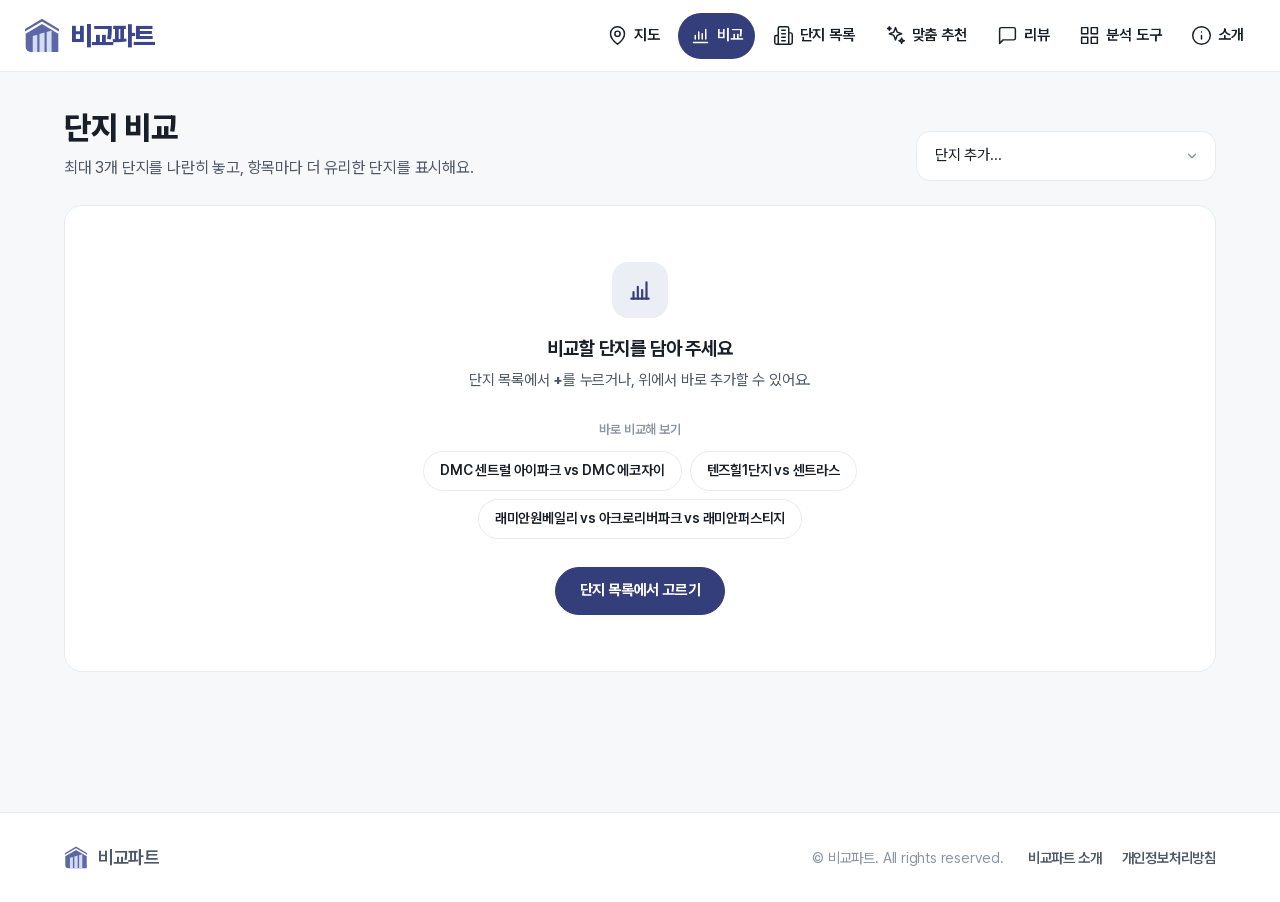
<file: docs/compare.html>
<!doctype html>
<!-- Generated by tools/build_pages.py from index.html — edit index.html, not this file. -->
<html lang="ko">
<head>
<meta charset="utf-8">
<meta name="viewport" content="width=device-width, initial-scale=1, viewport-fit=cover">
<meta name="theme-color" content="#ffffff">
<meta name="description" content="서울 아파트 단지를 커뮤니티 시설, 학군, 병원, 주변 시설, 교통까지 실거주 데이터로 나란히 비교하고 나에게 맞는 단지를 추천받으세요.">
<meta property="og:title" content="비교파트 · 아파트 단지 비교">
<meta property="og:description" content="실거주 데이터로 비교하고, 나에게 맞는 집을 추천받으세요.">
<meta property="og:image" content="https://apartmentcompare.org/images/og.png">
<meta property="og:url" content="https://apartmentcompare.org/">
<link rel="canonical" href="https://apartmentcompare.org/">
<title>비교하기 | 비교파트</title>
<link rel="icon" type="image/svg+xml" href="images/icon.svg">
<link rel="apple-touch-icon" href="images/icon-180.png">
<link rel="manifest" href="manifest.webmanifest">
<link rel="preload" href="fonts/PretendardVariable-subset.woff2" as="font" type="font/woff2" crossorigin>
<link rel="stylesheet" href="css/app.css">
<link rel="stylesheet" href="css/bp.css">
</head>
<body>
<a class="sr-only" href="#view">본문 바로가기</a>
<svg width="0" height="0" style="position:absolute" aria-hidden="true" focusable="false"><defs><pattern id="bp-win" width="12" height="14" patternUnits="userSpaceOnUse"><rect x="2" y="3" width="6" height="7" rx="1" fill="#fff" fill-opacity=".5"/></pattern></defs></svg>

<header class="app-header">
  <a class="brand" href="#/" aria-label="비교파트 홈">
    <svg viewBox="18 4 214 208" aria-hidden="true"><path d="M125 9 226 69v15L125 25 24 84V69Z" fill="#5c68a6"/><path d="M125 40 222 97v109H58a30 30 0 0 1-30-30V97Z" fill="#5c68a6"/><path d="M70 111 97 103v103H70ZM110 99 140 90v116h-30ZM153 87 182 79v127h-29Z" fill="#d3dcf3"/></svg>
    <span>비교파트</span>
  </a>
  <nav class="header-nav" aria-label="주 메뉴" id="header-nav"></nav>
  <button class="icon-btn menu-btn" type="button" aria-label="전체 메뉴 열기" onclick="BP.openDrawer()"><svg class="icon lg" viewBox="0 0 24 24"><path d="M4 6h16M4 12h16M4 18h16"/></svg><b data-compare-count></b></button>
</header>

<main id="view" class="view" tabindex="-1"></main>

<footer class="app-footer">
  <div class="inner">
    <a class="brand foot-brand" href="#/" aria-label="비교파트 홈"><svg viewBox="18 4 214 208" aria-hidden="true"><path d="M125 9 226 69v15L125 25 24 84V69Z" fill="#5c68a6"/><path d="M125 40 222 97v109H58a30 30 0 0 1-30-30V97Z" fill="#5c68a6"/><path d="M70 111 97 103v103H70ZM110 99 140 90v116h-30ZM153 87 182 79v127h-29Z" fill="#d3dcf3"/></svg><span>비교파트</span></a>
    <span>© 비교파트. All rights reserved.</span>
    <nav aria-label="법적 고지">
      <a href="#/about">비교파트 소개</a>
      <a href="privacy.html">개인정보처리방침</a>
    </nav>
  </div>
</footer>

<div class="drawer-backdrop" onclick="BP.closeDrawer()"></div>
<aside class="drawer" aria-label="전체 메뉴">
  <div class="drawer-head">
    <a class="brand" href="#/" aria-label="비교파트 홈" onclick="BP.closeDrawer()"><svg viewBox="18 4 214 208" aria-hidden="true"><path d="M125 9 226 69v15L125 25 24 84V69Z" fill="#5c68a6"/><path d="M125 40 222 97v109H58a30 30 0 0 1-30-30V97Z" fill="#5c68a6"/><path d="M70 111 97 103v103H70ZM110 99 140 90v116h-30ZM153 87 182 79v127h-29Z" fill="#d3dcf3"/></svg><span>비교파트</span></a>
    <button class="icon-btn" type="button" aria-label="메뉴 닫기" onclick="BP.closeDrawer()"><svg class="icon" viewBox="0 0 24 24"><path d="M18 6 6 18M6 6l12 12"/></svg></button>
  </div>
  <form class="drawer-search" role="search" onsubmit="event.preventDefault(); BP.go('#/apartments?q=' + encodeURIComponent(this.q.value)); BP.closeDrawer();">
    <label class="sr-only" for="drawer-q">아파트 검색</label>
    <svg class="icon" viewBox="0 0 24 24" aria-hidden="true"><path d="M11 19a8 8 0 1 0 0-16 8 8 0 0 0 0 16zM21 21l-4.3-4.3"/></svg>
    <input id="drawer-q" name="q" type="search" placeholder="단지명 또는 주소 검색" autocomplete="off">
  </form>
  <ul class="menu-list" id="drawer-menu"></ul>
  <div class="drawer-foot">
    <a href="privacy.html">개인정보처리방침</a>
    <span>© 비교파트</span>
  </div>
</aside>

<div class="tray" id="tray">
  <div class="tray-in" role="region" aria-label="비교함">
    <p class="tray-names"></p>
    <button class="tray-clear" type="button" onclick="BP.compare.clear()">비우기</button>
    <a class="tray-go" href="#/compare">비교하기</a>
  </div>
</div>
<div class="toast" id="toast" role="status" aria-live="polite"></div>

<nav class="tabbar" aria-label="하단 메뉴">
  <a href="#/" data-nav="home"><svg class="icon" viewBox="0 0 24 24"><path d="M20 10c0 6-8 12-8 12s-8-6-8-12a8 8 0 0 1 16 0ZM12 13a3 3 0 1 0 0-6 3 3 0 0 0 0 6z"/></svg>지도</a>
  <a href="#/apartments" data-nav="apartments apt"><svg class="icon" viewBox="0 0 24 24"><path d="M6 22V4a2 2 0 0 1 2-2h8a2 2 0 0 1 2 2v18ZM6 12H4a2 2 0 0 0-2 2v6a2 2 0 0 0 2 2h2M18 9h2a2 2 0 0 1 2 2v9a2 2 0 0 1-2 2h-2M10 6h4M10 10h4M10 14h4M10 18h4"/></svg>단지 목록</a>
  <a href="#/compare" data-nav="compare"><svg class="icon" viewBox="0 0 24 24"><path d="M4 20h16M6 16v-4M10 16V8M14 16v-6M18 16V5"/></svg>비교<span class="badge" data-compare-count></span></a>
  <a href="#/recommend" data-nav="recommend value"><svg class="icon" viewBox="0 0 24 24"><path d="M12 3l1.9 5.1L19 10l-5.1 1.9L12 17l-1.9-5.1L5 10l5.1-1.9ZM19 15l.8 2.2L22 18l-2.2.8L19 21l-.8-2.2L16 18l2.2-.8ZM5 2l.6 1.4L7 4l-1.4.6L5 6l-.6-1.4L3 4l1.4-.6Z"/></svg>맞춤 추천</a>
  <button type="button" onclick="BP.openDrawer()" data-nav="reviews tools school commute rebuild safety about"><svg class="icon" viewBox="0 0 24 24"><path d="M4 6h16M4 12h16M4 18h16"/></svg>더보기</button>
</nav>

<script src="js/config.js"></script>
<script src="js/data/apartments.js"></script>
<script src="js/core.js"></script>
<script src="js/pages/home.js"></script>
<script src="js/pages/apartments.js"></script>
<script src="js/pages/compare.js"></script>
<script src="js/pages/tools.js"></script>
<script src="js/pages/school.js"></script>
<script src="js/pages/value.js"></script>
<script src="js/pages/commute.js"></script>
<script src="js/pages/rebuild.js"></script>
<script src="js/pages/safety.js"></script>
<script src="js/pages/about.js"></script>
<script src="js/main.js"></script>
</body>
</html>
</file>
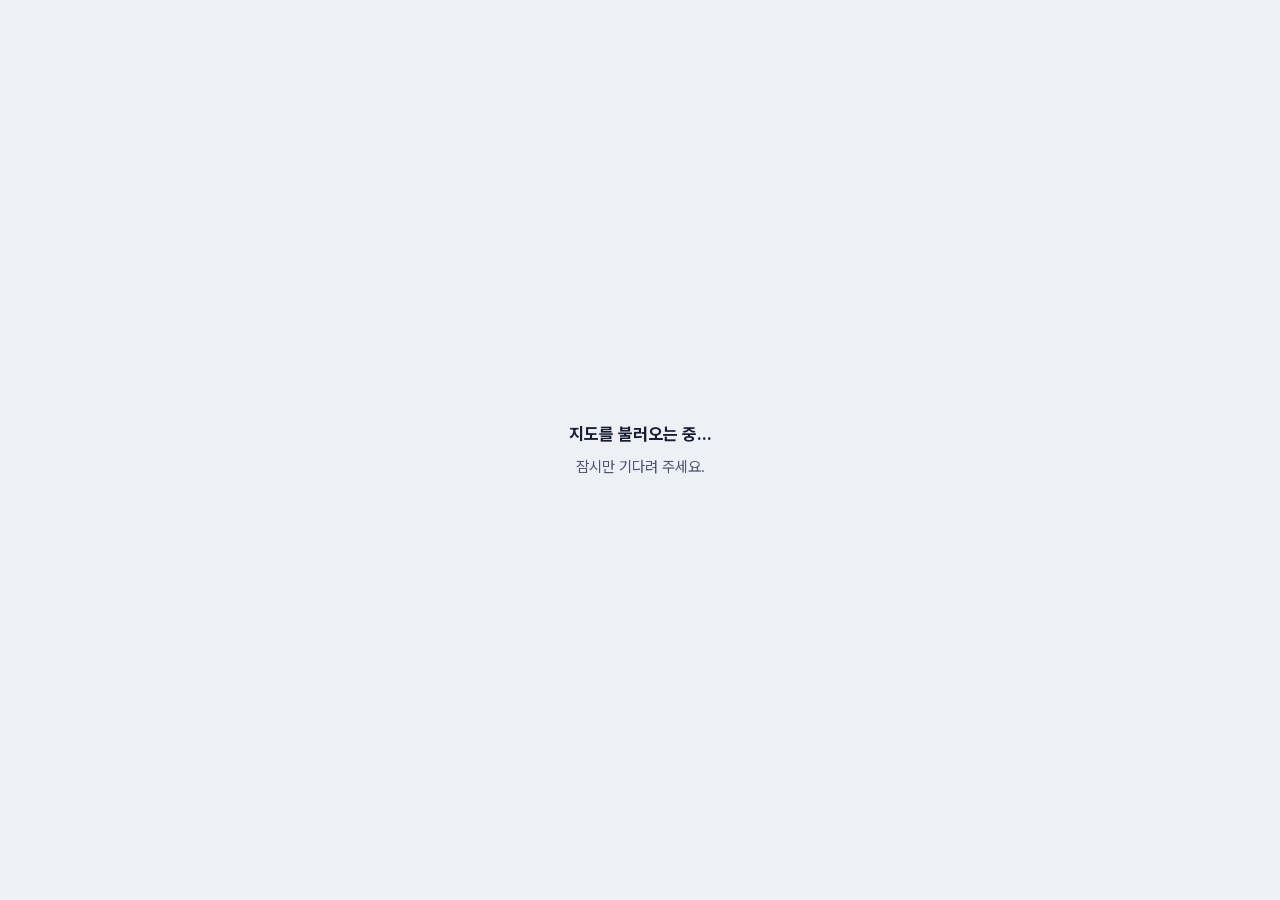
<file: docs/map.html>
<!doctype html>
<html lang="ko">
<head>
<meta charset="utf-8">
<meta name="viewport" content="width=device-width, initial-scale=1, maximum-scale=1">
<title>비교파트 지도</title>
<style>
  @font-face { font-family: "Pretendard Variable"; font-weight: 45 920; font-display: swap; src: url("fonts/PretendardVariable-subset.woff2") format("woff2"); }
  html, body { margin: 0; padding: 0; width: 100%; height: 100%; overflow: hidden; background: #eef0f5;
    font-family: "Pretendard Variable", Pretendard, -apple-system, BlinkMacSystemFont, "Apple SD Gothic Neo", "Noto Sans KR", sans-serif; }
  /* Naver resets the box's positioning when the map starts, so give it an explicit full-size box. */
  #map { position: relative; width: 100%; height: 100%; }
  .notice { position: absolute; inset: 0; z-index: 1; display: grid; place-items: center; padding: 24px; text-align: center; color: #4c5370; font-size: 15px; line-height: 1.6; }
  .notice b { display: block; color: #171c33; font-size: 17px; margin-bottom: 6px; }
  .notice small { display: inline-block; margin-top: 8px; color: #80869c; font-size: 12px; }
  .notice code { background: #fff; padding: 2px 6px; border-radius: 6px; font-size: 13px; }

  /* Leaflet fallback: keep the default UI quiet */
  .leaflet-container { font: inherit; background: #eef0f5; }
  .leaflet-div-icon, .bp-icon { background: none !important; border: 0 !important; }
  .leaflet-control-attribution { font-size: 10px; }
  .bp-tiles { filter: saturate(.72) brightness(1.03) contrast(.96); }
  .leaflet-tooltip.gu-label { background: none; border: 0; box-shadow: none; color: #9aa0b6; font: 600 12px/1 "Pretendard Variable", sans-serif; letter-spacing: -0.02em; }
  .leaflet-tooltip.gu-label::before { display: none; }

  /* Pin: navy house-shaped bubble with the tail tip on the apartment */
  .pin-wrap { position: relative; width: 34px; height: 40px; cursor: pointer; }
  .pin { display: block; width: 34px; height: 40px; filter: drop-shadow(0 2px 3px rgba(23, 28, 60, .32)); transform-origin: 17px 40px; transition: transform .12s ease; }
  .pin-wrap:hover .pin, .pin-wrap.is-active .pin { transform: scale(1.18); }
  .pin-label { position: absolute; left: 17px; bottom: 46px; transform: translateX(-50%); padding: 7px 13px; border-radius: 999px; background: #fff; box-shadow: 0 4px 14px rgba(23, 28, 60, .16); font-size: 13px; font-weight: 700; color: #171c33; white-space: nowrap; pointer-events: none; opacity: 0; transition: opacity .12s ease; }
  .pin-wrap:hover .pin-label { opacity: 1; }
  .pin-wrap.is-active .pin-label { display: none; }

  /* Popup card */
  .pop-anchor { position: relative; width: 0; height: 0; }
  .pop-anchor .pop { position: absolute; left: -136px; bottom: 50px; }
  .pop { position: relative; width: 272px; background: #fff; border-radius: 18px; box-shadow: 0 16px 40px rgba(23, 28, 60, .24); color: #171c33; letter-spacing: -0.01em; cursor: default; }
  .pop-photo { height: 118px; border-radius: 18px 18px 0 0; overflow: hidden; background: #e9ecf8; }
  .pop-photo svg, .pop-photo img { width: 100%; height: 100%; object-fit: cover; display: block; }
  .pop-x { position: absolute; top: 10px; right: 10px; z-index: 2; width: 30px; height: 30px; border: 0; border-radius: 50%; background: rgba(255,255,255,.95); color: #28316b; font-size: 18px; line-height: 30px; cursor: pointer; box-shadow: 0 2px 8px rgba(23,28,60,.2); }
  .pop-body { padding: 14px 16px 16px; }
  .pop-body small { display: block; color: #80869c; font-size: 12px; font-weight: 650; }
  .pop-body strong { display: block; margin-top: 1px; font-size: 18px; font-weight: 800; letter-spacing: -0.035em; line-height: 1.3; }
  .pop-tags { display: flex; flex-wrap: wrap; gap: 4px; margin-top: 8px; }
  .pop-tags span { padding: 3px 8px; border-radius: 999px; background: #eef0fa; color: #3a4486; font-size: 11px; font-weight: 700; }
  .pop-stats { display: grid; grid-template-columns: repeat(4, 1fr); margin: 12px 0 14px; padding: 0; border-top: 1px solid #eceef4; border-bottom: 1px solid #eceef4; }
  .pop-stats div { padding: 9px 0; text-align: center; }
  .pop-stats div + div { border-left: 1px solid #eceef4; }
  .pop-stats dt { font-size: 11px; color: #80869c; }
  .pop-stats dd { margin: 1px 0 0; font-size: 13px; font-weight: 750; font-variant-numeric: tabular-nums; white-space: nowrap; }
  .pop-actions { display: grid; grid-template-columns: 1fr auto; gap: 6px; }
  .pop-actions button { min-height: 40px; border-radius: 12px; border: 0; font: inherit; font-size: 14px; font-weight: 700; cursor: pointer; }
  .pop-open { background: #28316b; color: #fff; }
  .pop-open:hover { background: #3a4486; }
  .pop-cmp { padding: 0 12px; background: #eef0fa; color: #28316b; }
  .pop-cmp.is-on { background: #5c68a6; color: #fff; }
  .pop-tail { position: absolute; z-index: -1; left: 50%; bottom: -7px; width: 14px; height: 14px; margin-left: -7px; background: #fff; transform: rotate(45deg); box-shadow: 4px 4px 8px rgba(23,28,60,.08); }

  /* Area bubble: "N 아파트" navy pill (as in the reference capture) */
  .cluster { display: inline-block; padding: 11px 20px; border-radius: 999px; background: #28316b; color: #fff; font-weight: 800; font-size: 16px; letter-spacing: -0.01em; border: 3px solid #fff; box-shadow: 0 4px 12px rgba(23, 28, 60, .32); cursor: pointer; white-space: nowrap; font-variant-numeric: tabular-nums; transform: translate(-50%, -50%); transition: box-shadow .12s ease, background .12s ease; }
  .cluster:hover { background: #3a4486; box-shadow: 0 0 0 6px rgba(40, 49, 107, .18), 0 4px 12px rgba(23, 28, 60, .32); }
  .cluster small { font-weight: 650; opacity: .72; margin-left: 4px; font-size: 13px; }
</style>
</head>
<body>
<div id="map"><div class="notice" id="map-loading"><div><b>지도를 불러오는 중…</b>잠시만 기다려 주세요.</div></div></div>
<script src="js/config.js"></script>
<script src="js/data/apartments.js"></script>
<script>
  // Naver's loader must be a normal <script> tag written while the page is parsing;
  // adding it later makes the map silently never start.
  (function () {
    var C = window.BIGYO_CONFIG || {};
    if (C.naverMapClientId && C.mapEngine !== 'leaflet') {
      document.write('<script src="https://openapi.map.naver.com/openapi/v3/maps.js?' + (C.naverMapKeyParam || 'ncpKeyId') + '=' + encodeURIComponent(C.naverMapClientId) + '"><\/script>');
    }
  })();
</script>
<script>
(function () {
  var CONFIG = window.BIGYO_CONFIG || {};
  var ALL = ((window.BIGYO_DATA && window.BIGYO_DATA.apartments) || []).filter(function (a) { return a.lat && a.lng; });
  var embedded = window.parent !== window;
  // Either ALL area bubbles or ALL individual pins — never both.
  var PIN_ZOOM = 15;
  var E, started = false, popupMarker = null, popupId = null, markers = [], pinById = {}, data = ALL.slice(), compared = [];
  var params = new URLSearchParams(location.search);
  var focusArea = params.get('area');

  function notice(title, body) {
    document.getElementById('map').innerHTML = '<div class="notice"><div><b>' + title + '</b>' + body + '</div></div>';
  }
  function esc(s) { return String(s).replace(/[&<>"]/g, function (c) { return { '&': '&amp;', '<': '&lt;', '>': '&gt;', '"': '&quot;' }[c]; }); }

  function open(id) {
    if (embedded) window.parent.postMessage({ source: 'bigyo-map', type: 'open', id: id }, '*');
    else location.href = 'index.html#/apt/' + encodeURIComponent(id);
  }

  /* ---------- two map engines behind one small interface ---------- */
  function naverEngine() {
    var nm = naver.maps, map, iw = null;
    return {
      name: 'naver',
      init: function (el, lat, lng, z) {
        map = new nm.Map(el, { center: new nm.LatLng(lat, lng), zoom: z, zoomControl: false, scaleControl: false, mapDataControl: false });
        window.addEventListener('resize', function () { map.autoResize(); });
      },
      marker: function (lat, lng, el, ax, ay, onClick, z) {
        var m = new nm.Marker({ position: new nm.LatLng(lat, lng), map: map, zIndex: z || 0, icon: { content: el, anchor: new nm.Point(ax, ay) } });
        if (onClick) nm.Event.addListener(m, 'click', onClick);
        return m;
      },
      remove: function (m) { m.setMap(null); },
      zoom: function () { return map.getZoom(); },
      setView: function (lat, lng, z) { map.setCenter(new nm.LatLng(lat, lng)); if (z != null) map.setZoom(z, true); },
      fit: function (pts) {
        var b = new nm.LatLngBounds();
        pts.forEach(function (p) { b.extend(new nm.LatLng(p[0], p[1])); });
        try { map.fitBounds(b, { top: 70, right: 50, bottom: 70, left: 50 }); } catch (e) { map.fitBounds(b); }
      },
      setZoom: function (z) { map.setZoom(Math.round(z), false); },
      onZoom: function (fn) { nm.Event.addListener(map, 'zoom_changed', fn); },
      // 원본 사이트와 같은 네이버 InfoWindow 팝업 (핀 위에 뜨고, 지도는 움직이지 않아요)
      openPopup: function (el, pin) {
        if (!iw) iw = new nm.InfoWindow({ borderWidth: 0, backgroundColor: 'transparent', disableAnchor: true, pixelOffset: new nm.Point(0, -48) });
        iw.setContent(el);
        iw.open(map, pin);
        return true;
      },
      closePopup: function () { if (iw) iw.close(); },
      onMapClick: function (fn) { nm.Event.addListener(map, 'click', fn); },
      reveal: function (lat, lng, top) {
        try {
          var p = map.getProjection().fromCoordToOffset(new nm.LatLng(lat, lng)), c = map.getProjection().fromCoordToOffset(map.getCenter());
          var size = map.getSize(), y = p.y - c.y + size.height / 2, x = p.x - c.x + size.width / 2, dx = 0, dy = 0;
          if (y < top) dy = y - top; if (x < 150) dx = x - 150; else if (x > size.width - 150) dx = x - size.width + 150;
          if (dx || dy) map.panBy(new nm.Point(dx, dy));
        } catch (e) { /* keep the map where it is */ }
      }
    };
  }
  function leafletEngine() {
    var map;
    return {
      name: 'leaflet',
      init: function (el, lat, lng, z) {
        el.innerHTML = '';
        map = L.map(el, { zoomControl: false, attributionControl: true, zoomSnap: 0.5, zoomDelta: 1 }).setView([lat, lng], z);
        if (CONFIG.tileUrl !== 'none') {
          L.tileLayer(CONFIG.tileUrl || 'https://tile.openstreetmap.org/{z}/{x}/{y}.png', {
            maxZoom: 19, minZoom: 10, className: 'bp-tiles',
            attribution: CONFIG.tileAttribution || '&copy; <a href="https://www.openstreetmap.org/copyright" target="_blank" rel="noopener">OpenStreetMap</a> contributors'
          }).addTo(map);
        }
        // 지도 이미지를 못 쓰는 곳(미리보기 등)에서는 서울 구 경계를 바탕 지도로 그려요
        if (CONFIG.basemap) {
          map.createPane('guPane').style.zIndex = 350;
          map.createPane('guLabelPane').style.zIndex = 360;
          map.getPane('guLabelPane').style.pointerEvents = 'none';
          fetch(CONFIG.basemap).then(function (r) { return r.json(); }).then(function (gj) {
            L.geoJSON(gj, {
              pane: 'guPane',
              style: { color: '#b9bfd6', weight: 1.2, fillColor: '#ffffff', fillOpacity: .92 },
              interactive: false,
              onEachFeature: function (f, layer) {
                layer.bindTooltip(f.properties.name, { permanent: true, direction: 'center', className: 'gu-label', pane: 'guLabelPane' });
              }
            }).addTo(map).bringToBack();
            map.attributionControl.addAttribution('행정구역 경계 © 통계청(KOSTAT)');
          }).catch(function () { /* keep the plain background */ });
        }
        L.control.zoom({ position: 'bottomright' }).addTo(map);
        map.attributionControl.setPrefix(false);
      },
      marker: function (lat, lng, el, ax, ay, onClick, z) {
        var m = L.marker([lat, lng], { icon: L.divIcon({ html: el, className: 'bp-icon', iconSize: null, iconAnchor: [ax, ay] }), zIndexOffset: z || 0, keyboard: false });
        if (onClick) m.on('click', onClick);
        m.addTo(map);
        return m;
      },
      remove: function (m) { m.remove(); },
      zoom: function () { return map.getZoom(); },
      setView: function (lat, lng, z) { map.setView([lat, lng], z == null ? map.getZoom() : z); },
      fit: function (pts) { map.fitBounds(pts, { paddingTopLeft: [80, 70], paddingBottomRight: [80, 70], animate: false }); },
      reveal: function (lat, lng, top) {
        var p = map.latLngToContainerPoint([lat, lng]), size = map.getSize(), dx = 0, dy = 0;
        if (p.y < top) dy = p.y - top; else if (p.y > size.y - 40) dy = p.y - size.y + 40;
        if (p.x < 150) dx = p.x - 150; else if (p.x > size.x - 150) dx = p.x - size.x + 150;
        if (dx || dy) map.panBy([dx, dy]);
      },
      setZoom: function (z) { map.setZoom(z, { animate: false }); },
      onZoom: function (fn) { map.on('zoomend', fn); },
      onMapClick: function (fn) { map.on('click', fn); }
    };
  }

  /* ---------- markers ---------- */
  var PIN_SVG = '<svg class="pin" viewBox="0 0 34 40" aria-hidden="true"><path d="M17 1.5 32 13v17a3 3 0 0 1-3 3H21l-4 5.5-4-5.5H5a3 3 0 0 1-3-3V13Z" fill="#28316b" stroke="#fff" stroke-width="2" stroke-linejoin="round"/>' +
    '<path d="M11 28V22M15.5 28V18.5M20 28V15.5M24.5 28V20" stroke="#d3dcf3" stroke-width="2.6" stroke-linecap="round"/></svg>';
  function el(html) { var d = document.createElement('div'); d.innerHTML = html; return d.firstChild; }
  function pinEl(a) { return el('<div class="pin-wrap" data-id="' + esc(a.id) + '">' + PIN_SVG + '<span class="pin-label">' + esc(a.name) + '</span></div>'); }

  function markActive(id) {
    document.querySelectorAll('.pin-wrap.is-active').forEach(function (n) { n.classList.remove('is-active'); });
    if (id) { var n = document.querySelector('.pin-wrap[data-id="' + CSS.escape(id) + '"]'); if (n) n.classList.add('is-active'); }
  }
  function closePopup() { if (popupMarker) E.remove(popupMarker); if (E && E.closePopup) E.closePopup(); popupMarker = null; popupId = null; markActive(null); }

  function popupEl(a) {
    var box = document.createElement('div');
    box.className = 'pop';
    var on = compared.indexOf(a.id) >= 0;
    var tags = (a.keywords || []).slice(0, 4);
    box.innerHTML =
      '<button type="button" class="pop-x" aria-label="닫기">×</button>' +
      '<div class="pop-photo">' + (a.image ? '<img src="' + esc(a.image) + '" alt="">' : (window.BP_ART ? window.BP_ART(a) : '')) + '</div>' +
      '<div class="pop-body"><small>' + esc(a.dong || '') + (a.address ? ' · ' + esc(a.address.replace(/^서울(특별시)?\s*/, '')) : '') + '</small><strong>' + esc(a.name) + '</strong>' +
        (tags.length ? '<div class="pop-tags">' + tags.map(function (t) { return '<span>' + esc(t) + '</span>'; }).join('') + '</div>' : '') +
        '<dl class="pop-stats">' +
          '<div><dt>세대수</dt><dd>' + (a.households ? a.households.toLocaleString('ko-KR') : '-') + '</dd></div>' +
          '<div><dt>입주</dt><dd>' + (a.approvedYear || '-') + '</dd></div>' +
          '<div><dt>역 도보</dt><dd>' + (a.subwayMin != null ? a.subwayMin + '분' : '-') + '</dd></div>' +
          '<div><dt>추천점수</dt><dd>' + (a.valueScore != null ? a.valueScore : '-') + '</dd></div>' +
        '</dl>' +
        '<div class="pop-actions"><button type="button" class="pop-open">상세 정보 보기</button>' +
          (embedded ? '<button type="button" class="pop-cmp' + (on ? ' is-on' : '') + '">' + (on ? '✓ 담김' : '+ 비교') + '</button>' : '') +
        '</div>' +
      '</div><span class="pop-tail"></span>';
    var img = box.querySelector('.pop-photo img');
    if (img) img.onerror = function () { img.remove(); };
    ['click', 'mousedown', 'dblclick', 'touchstart', 'wheel', 'pointerdown'].forEach(function (t) { box.addEventListener(t, function (e) { e.stopPropagation(); }); });
    box.querySelector('.pop-x').onclick = function () { closePopup(); };
    box.querySelector('.pop-open').onclick = function () { open(a.id); };
    var cmp = box.querySelector('.pop-cmp');
    if (cmp) cmp.onclick = function () { window.parent.postMessage({ source: 'bigyo-map', type: 'compare', id: a.id }, '*'); };
    return box;
  }

  function showPopup(a) {
    closePopup();
    popupId = a.id;
    var box = popupEl(a);
    if (E.openPopup && pinById[a.id]) {
      E.openPopup(box, pinById[a.id]);
    } else {
      var holder = document.createElement('div');
      holder.className = 'pop-anchor';
      holder.appendChild(box);
      popupMarker = E.marker(a.lat, a.lng, holder, 0, 0, null, 2000);
      E.reveal(a.lat, a.lng, (box.offsetHeight || 330) + 70);
    }
    markActive(a.id);
  }

  function clear() { markers.forEach(function (m) { E.remove(m); }); markers = []; pinById = {}; }

  // Web-Mercator pixel position of an apartment at a zoom level
  function worldPx(a, z) {
    var scale = 256 * Math.pow(2, z), sin = Math.sin(a.lat * Math.PI / 180);
    return { x: (a.lng + 180) / 360 * scale, y: (0.5 - Math.log((1 + sin) / (1 - sin)) / (4 * Math.PI)) * scale };
  }
  // Pins show from the first zoom level where at most 15% of pins overlap.
  function findPinZoom(list) {
    for (var z = 13; z <= 18; z++) {
      var pts = list.map(function (a) { return worldPx(a, z); }), crowded = 0;
      pts.forEach(function (p, i) {
        for (var j = 0; j < pts.length; j++) {
          if (j !== i && Math.abs(p.x - pts[j].x) < 24 && Math.abs(p.y - pts[j].y) < 24) { crowded++; break; }
        }
      });
      if (crowded <= list.length * 0.15) return Math.max(z, 14);
    }
    return 15;
  }

  function draw() {
    clear();
    if (!data.length) { closePopup(); return; }

    if (E.zoom() < PIN_ZOOM) {
      // zoomed out: one "N 아파트" bubble per area, no pins
      closePopup();
      var groups = {};
      data.forEach(function (a) { (groups[a.dong || ''] = groups[a.dong || ''] || []).push(a); });
      // areas whose bubbles would overlap at this zoom are shown as one bubble
      var z = E.zoom(), bubbles = [];
      Object.keys(groups).sort(function (x, y) { return groups[y].length - groups[x].length; }).forEach(function (area) {
        var g = groups[area], lat = 0, lng = 0;
        g.forEach(function (a) { lat += a.lat; lng += a.lng; });
        var c = { lat: lat / g.length, lng: lng / g.length };
        var p = worldPx(c, z);
        var hit = bubbles.filter(function (b) { return Math.abs(b.p.x - p.x) < 118 && Math.abs(b.p.y - p.y) < 50; })[0];
        if (hit) { hit.areas.push(area); hit.list = hit.list.concat(g); }
        else bubbles.push({ p: p, areas: [area], list: g.slice() });
      });
      bubbles.forEach(function (b) {
        var lat = 0, lng = 0;
        b.list.forEach(function (a) { lat += a.lat; lng += a.lng; });
        lat /= b.list.length; lng /= b.list.length;
        var node = el('<div class="cluster" title="' + esc(b.areas.join(', ')) + ' ' + b.list.length + '개 단지">' + b.list.length + ' 아파트</div>');
        markers.push(E.marker(lat, lng, node, 0, 0, function () {
          var pts = b.list.map(function (a) { return [a.lat, a.lng]; });
          if (b.areas.length > 1) { E.fit(pts); if (E.zoom() <= z) E.setView(lat, lng, z + 1); }
          else if (pts.length > 1) { E.fit(pts); if (E.zoom() < PIN_ZOOM) E.setZoom(PIN_ZOOM); }
          else E.setView(lat, lng, PIN_ZOOM);
          draw();
        }, 10));
      });
      return;
    }

    // zoomed in: every apartment as its own pin, no bubbles
    data.forEach(function (a) {
      var m = E.marker(a.lat, a.lng, pinEl(a), 17, 40, function () { showPopup(a); }, 100);
      markers.push(m);
      pinById[a.id] = m;
    });
    if (popupId) {
      var still = ALL.filter(function (x) { return x.id === popupId; })[0];
      if (pinById[popupId] && still) { if (E.openPopup) showPopup(still); else markActive(popupId); }
      else closePopup();
    }
  }

  function fit(list) {
    if (!list.length) return;
    E.fit(list.map(function (a) { return [a.lat, a.lng]; }));
    if (E.zoom() > 16) E.setZoom(16);
  }

  // Filters from the page that embeds this map
  window.addEventListener('message', function (e) {
    var msg = e.data || {};
    if (msg.source !== 'bigyo-app') return;
    if (msg.type === 'compare-state') {
      compared = msg.ids || [];
      var btn = document.querySelector('.pop-cmp');
      if (btn && popupId) { var on = compared.indexOf(popupId) >= 0; btn.classList.toggle('is-on', on); btn.textContent = on ? '✓ 담김' : '+ 비교'; }
      return;
    }
    if (!started) return;
    if (msg.type === 'filter') {
      var keys = msg.amenities || [];
      data = ALL.filter(function (a) {
        return (!msg.area || a.dong === msg.area) && keys.every(function (k) { return a[k] === true; });
      });
      if (msg.fit) fit(data);
      draw();
      window.parent.postMessage({ source: 'bigyo-map', type: 'count', count: data.length }, '*');
    }
    if (msg.type === 'focus') {
      var a = ALL.filter(function (x) { return x.id === msg.id; })[0];
      if (!a) return;
      if (data.indexOf(a) < 0) data.push(a);
      E.setView(a.lat, a.lng, Math.max(PIN_ZOOM + 1, E.zoom()));
      draw();
      showPopup(a);
    }
  });

  function start(engine) {
    if (started) return;
    started = true;
    try {
      E = engine;
      var holder = document.getElementById('map');
      var loading = document.getElementById('map-loading');
      if (loading) loading.remove();
      holder.innerHTML = '';
      var box = document.createElement('div');
      box.style.cssText = 'position:absolute;inset:0;width:100%;height:100%';
      holder.appendChild(box);
      PIN_ZOOM = findPinZoom(ALL);
      E.init(box, 37.545, 126.99, 12);
      E.onZoom(draw);
      E.onMapClick(function () { closePopup(); });

      // Start zoomed out on every apartment (or one area if the page asks for it)
      var first = focusArea ? ALL.filter(function (a) { return a.dong === focusArea; }) : ALL;
      fit(first.length ? first : ALL);
      if (!focusArea && E.zoom() > 12) E.setZoom(12);
      if (!focusArea && E.zoom() < 11) E.setZoom(E.name === 'naver' ? 11 : 10.5);
      draw();
      if (embedded) window.parent.postMessage({ source: 'bigyo-map', type: 'ready', engine: E.name }, '*');
    } catch (err) {
      notice('지도를 그리는 중 문제가 생겼어요', esc(String(err && err.message || err)) + '<br><small>코드: DRAW</small>');
    }
  }

  // OpenStreetMap(Leaflet) 지도는 config.js 에서 mapEngine: "leaflet" 으로 정했을 때만 써요 (미리보기 등).
  function useLeaflet() {
    if (started) return;
    var css = document.createElement('link');
    css.rel = 'stylesheet';
    css.href = 'https://cdnjs.cloudflare.com/ajax/libs/leaflet/1.9.4/leaflet.min.css';
    document.head.appendChild(css);
    var s = document.createElement('script');
    s.src = 'https://cdnjs.cloudflare.com/ajax/libs/leaflet/1.9.4/leaflet.min.js';
    s.onload = function () { start(leafletEngine()); };
    s.onerror = function () { notice('지도를 불러올 수 없어요', '인터넷 연결을 확인하고 새로고침해 보세요.<br><small>코드: NO_LEAFLET</small>'); };
    document.head.appendChild(s);
  }
  if (CONFIG.mapEngine === 'leaflet') {
    useLeaflet();
    return;
  }

  // 네이버 지도 (원본 사이트와 같은 방식)
  window.navermap_authFailure = function () {
    notice('지도 인증에 실패했어요', 'NAVER Cloud 콘솔에서 이 주소(<code>' + esc(location.origin) + '</code>)를<br>Web 서비스 URL로 등록해 주세요.<br><small>코드: AUTH</small>');
  };
  if (!CONFIG.naverMapClientId) {
    notice('지도를 불러올 수 없어요', '<code>js/config.js</code>에 네이버 지도 Client ID를 넣어 주세요.');
    return;
  }
  var tries = 0;
  (function waitForNaver() {
    if (started) return;
    if (window.naver && naver.maps && naver.maps.Map && naver.maps.LatLng) return start(naverEngine());
    if (++tries > 80) {
      var code = !window.naver ? 'NO_SCRIPT' : !naver.maps ? 'NO_MAPS' : 'NO_MAP_CLASS';
      return notice('지도를 불러올 수 없어요', '네이버 지도가 응답하지 않아요. 광고 차단 확장 프로그램을 끄거나 새로고침해 보세요.<br><small>코드: ' + code + '</small>');
    }
    setTimeout(waitForNaver, 100);
  })();
})();
</script>
<svg width="0" height="0" style="position:absolute" aria-hidden="true" focusable="false"><defs><pattern id="bp-win" width="12" height="14" patternUnits="userSpaceOnUse"><rect x="2" y="3" width="6" height="7" rx="1" fill="#fff" fill-opacity=".5"/></pattern></defs></svg>
<script>
  // 사이트 카드와 같은 밤 풍경 그림 (단지 사진이 없을 때)
  window.BP_ART = function (a) {
    function hash(str) { var h = 2166136261; for (var i = 0; i < str.length; i++) { h ^= str.charCodeAt(i); h = Math.imul(h, 16777619); } return h >>> 0; }
    function rng(seed) { return function () { seed = (Math.imul(seed, 1664525) + 1013904223) >>> 0; return seed / 4294967296; }; }
    var id = String(a.id || a.name), r = rng(hash(id)), hue = 216 + Math.round(r() * 18), gid = 'bpg-' + hash(id).toString(36), t = '', x = -12;
    while (x < 400) {
      var w = 38 + Math.round(r() * 34), h = 110 + Math.round(r() * 140), o = (0.1 + r() * 0.14).toFixed(2);
      t += '<rect x="' + x + '" y="' + (300 - h) + '" width="' + w + '" height="' + h + '" fill="#fff" fill-opacity="' + o + '"/>' +
           '<rect x="' + (x + 6) + '" y="' + (310 - h) + '" width="' + (w - 12) + '" height="' + (h - 10) + '" fill="url(#bp-win)"/>';
      x += w + 6 + Math.round(r() * 12);
    }
    return '<svg viewBox="0 0 400 300" preserveAspectRatio="xMidYMax slice" aria-hidden="true"><defs><linearGradient id="' + gid + '" x1="0" y1="0" x2="0" y2="1"><stop offset="0" stop-color="hsl(' + hue + ',36%,54%)"/><stop offset="1" stop-color="hsl(' + hue + ',42%,26%)"/></linearGradient></defs><rect width="400" height="300" fill="url(#' + gid + ')"/>' + t + '</svg>';
  };
</script>
</body>
</html>
</file>
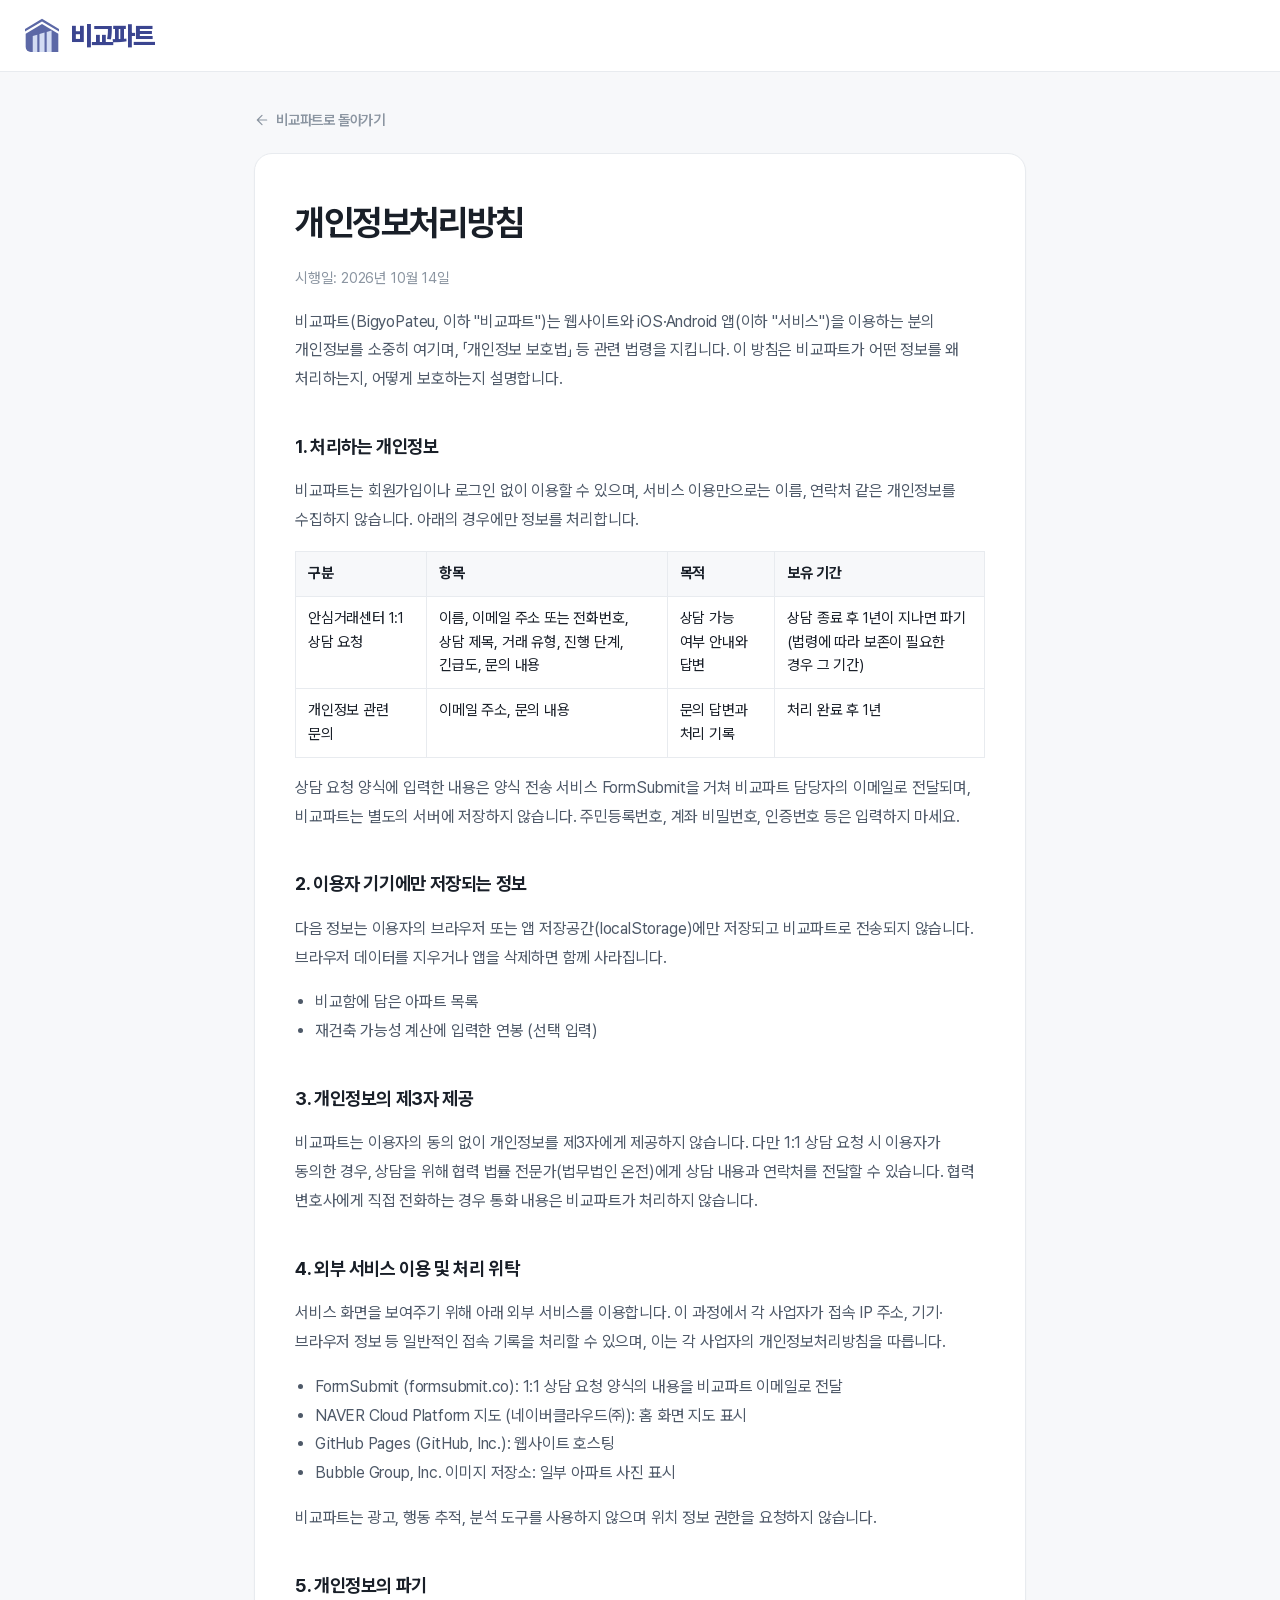
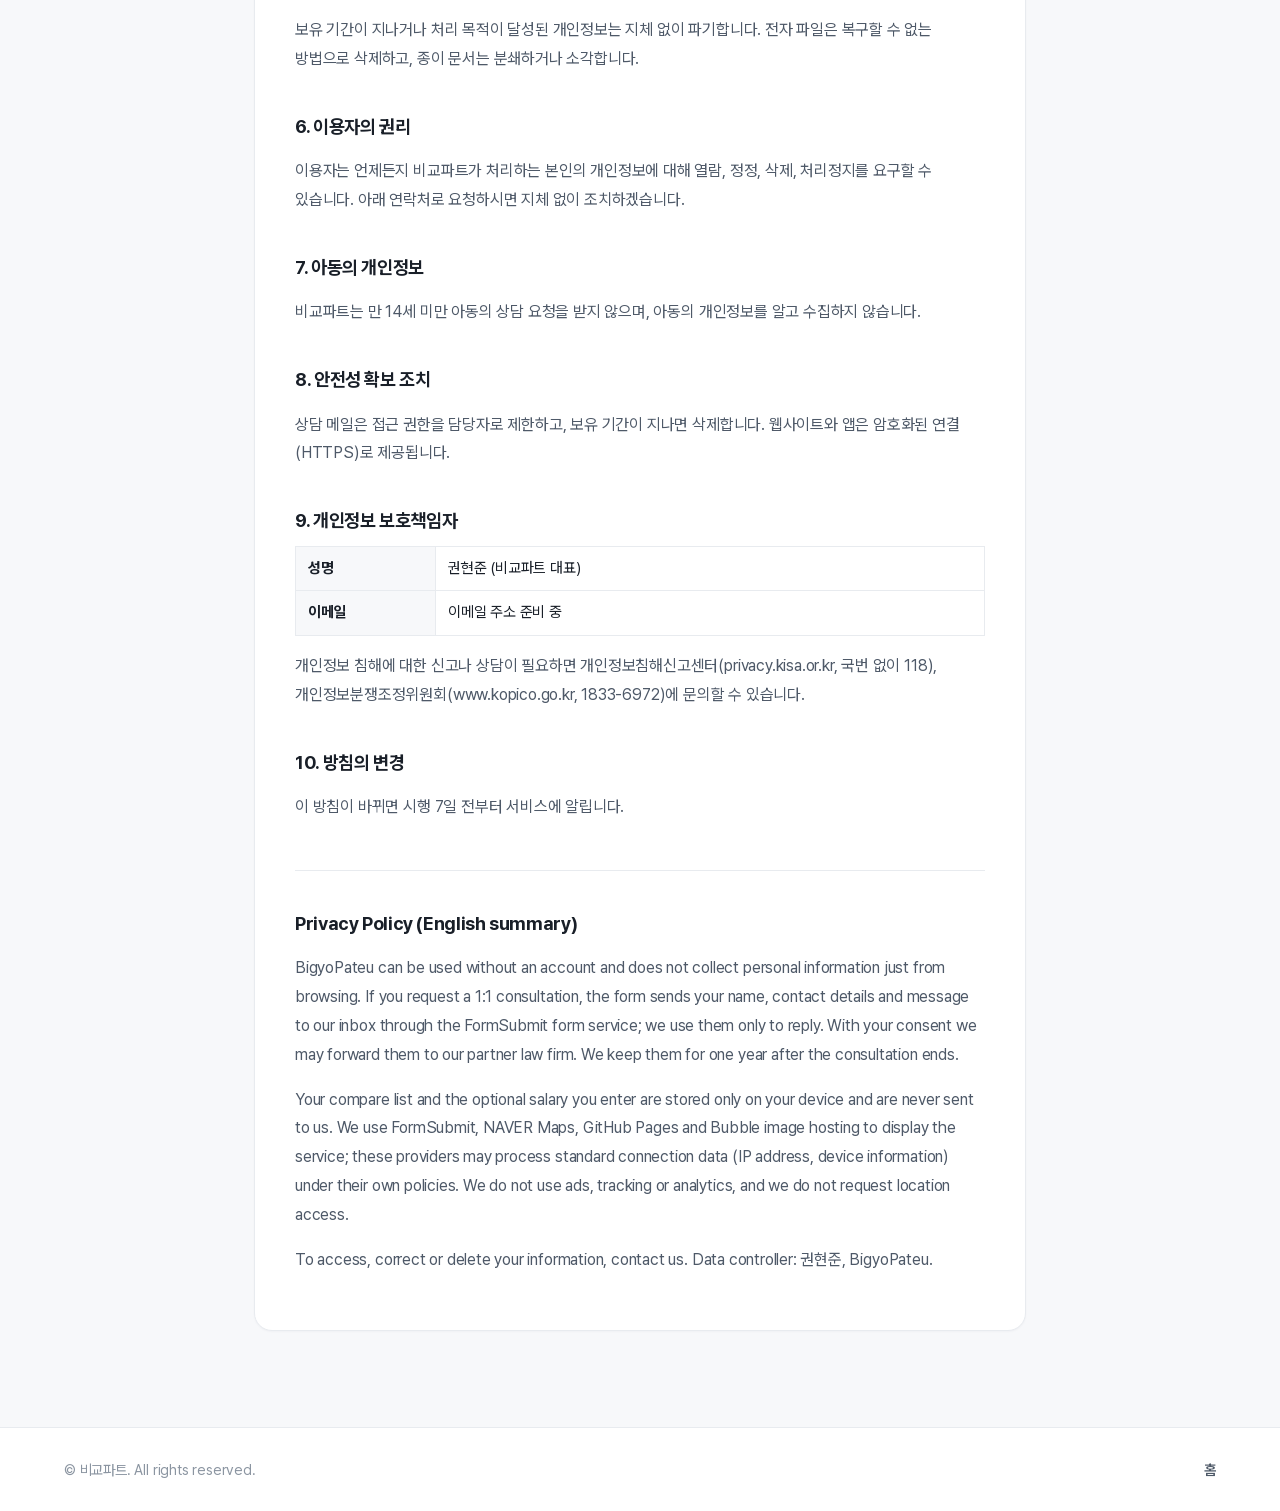
<file: docs/privacy.html>
<!doctype html>
<html lang="ko">
<head>
<meta charset="utf-8">
<meta name="theme-color" content="#ffffff">
<meta name="viewport" content="width=device-width, initial-scale=1, viewport-fit=cover">
<title>개인정보처리방침 | 비교파트</title>
<meta name="description" content="비교파트(BigyoPateu) 개인정보처리방침 / Privacy Policy">
<link rel="icon" type="image/svg+xml" href="images/icon.svg">
<link rel="preload" href="fonts/PretendardVariable-subset.woff2" as="font" type="font/woff2" crossorigin>
<link rel="stylesheet" href="css/app.css">
<style>
  .policy { width: min(820px, 100%); margin: 0 auto; padding: 32px 24px 96px; }
  .policy .panel { padding: 40px; }
  .policy h1 { margin: 0 0 6px; font-size: clamp(1.7rem, 4vw, 2.2rem); letter-spacing: -0.04em; }
  .policy h2 { margin: 38px 0 10px; font-size: 1.15rem; letter-spacing: -0.02em; }
  .policy p, .policy li { color: var(--ink-2); line-height: 1.8; }
  .policy ul { padding-left: 20px; }
  .policy table { width: 100%; border-collapse: collapse; font-size: .93rem; margin: 8px 0; }
  .policy th, .policy td { border: 1px solid var(--line); padding: 10px 12px; text-align: left; vertical-align: top; }
  .policy th { background: var(--paper); font-weight: 700; }
  .policy .meta { color: var(--muted); font-size: .92rem; }
  .policy hr { border: 0; border-top: 1px solid var(--line); margin: 48px 0 8px; }
  @media (max-width: 760px) { .policy { padding: 18px 12px 60px; } .policy .panel { padding: 22px 18px; } .policy table { font-size: .85rem; } }
</style>
</head>
<body>
<header class="app-header"><a class="brand" href="index.html" aria-label="비교파트 홈"><svg viewBox="18 4 214 208" aria-hidden="true"><path d="M125 9 226 69v15L125 25 24 84V69Z" fill="#5c68a6"/><path d="M125 40 222 97v109H58a30 30 0 0 1-30-30V97Z" fill="#5c68a6"/><path d="M70 111 97 103v103H70ZM110 99 140 90v116h-30ZM153 87 182 79v127h-29Z" fill="#d3dcf3"/></svg><span>비교파트</span></a></header>

<main class="policy">
  <a class="back-link" href="index.html"><svg class="icon sm" viewBox="0 0 24 24"><path d="M19 12H5M12 19l-7-7 7-7"/></svg>비교파트로 돌아가기</a>
  <article class="panel">
    <h1>개인정보처리방침</h1>
    <p class="meta">시행일: 2026년 10월 14일</p>

    <p>비교파트(BigyoPateu, 이하 "비교파트")는 웹사이트와 iOS·Android 앱(이하 "서비스")을 이용하는 분의 개인정보를 소중히 여기며, 「개인정보 보호법」 등 관련 법령을 지킵니다. 이 방침은 비교파트가 어떤 정보를 왜 처리하는지, 어떻게 보호하는지 설명합니다.</p>

    <h2>1. 처리하는 개인정보</h2>
    <p>비교파트는 회원가입이나 로그인 없이 이용할 수 있으며, 서비스 이용만으로는 이름, 연락처 같은 개인정보를 수집하지 않습니다. 아래의 경우에만 정보를 처리합니다.</p>
    <table>
      <thead><tr><th>구분</th><th>항목</th><th>목적</th><th>보유 기간</th></tr></thead>
      <tbody>
        <tr><td>안심거래센터 1:1 상담 요청</td><td>이름, 이메일 주소 또는 전화번호, 상담 제목, 거래 유형, 진행 단계, 긴급도, 문의 내용</td><td>상담 가능 여부 안내와 답변</td><td>상담 종료 후 1년이 지나면 파기 (법령에 따라 보존이 필요한 경우 그 기간)</td></tr>
        <tr><td>개인정보 관련 문의</td><td>이메일 주소, 문의 내용</td><td>문의 답변과 처리 기록</td><td>처리 완료 후 1년</td></tr>
      </tbody>
    </table>
    <p>상담 요청 양식에 입력한 내용은 양식 전송 서비스 FormSubmit을 거쳐 비교파트 담당자의 이메일로 전달되며, 비교파트는 별도의 서버에 저장하지 않습니다. 주민등록번호, 계좌 비밀번호, 인증번호 등은 입력하지 마세요.</p>

    <h2>2. 이용자 기기에만 저장되는 정보</h2>
    <p>다음 정보는 이용자의 브라우저 또는 앱 저장공간(localStorage)에만 저장되고 비교파트로 전송되지 않습니다. 브라우저 데이터를 지우거나 앱을 삭제하면 함께 사라집니다.</p>
    <ul>
      <li>비교함에 담은 아파트 목록</li>
      <li>재건축 가능성 계산에 입력한 연봉 (선택 입력)</li>
    </ul>

    <h2>3. 개인정보의 제3자 제공</h2>
    <p>비교파트는 이용자의 동의 없이 개인정보를 제3자에게 제공하지 않습니다. 다만 1:1 상담 요청 시 이용자가 동의한 경우, 상담을 위해 협력 법률 전문가(법무법인 온전)에게 상담 내용과 연락처를 전달할 수 있습니다. 협력 변호사에게 직접 전화하는 경우 통화 내용은 비교파트가 처리하지 않습니다.</p>

    <h2>4. 외부 서비스 이용 및 처리 위탁</h2>
    <p>서비스 화면을 보여주기 위해 아래 외부 서비스를 이용합니다. 이 과정에서 각 사업자가 접속 IP 주소, 기기·브라우저 정보 등 일반적인 접속 기록을 처리할 수 있으며, 이는 각 사업자의 개인정보처리방침을 따릅니다.</p>
    <ul>
      <li>FormSubmit (formsubmit.co): 1:1 상담 요청 양식의 내용을 비교파트 이메일로 전달</li>
      <li>NAVER Cloud Platform 지도 (네이버클라우드㈜): 홈 화면 지도 표시</li>
      <li>GitHub Pages (GitHub, Inc.): 웹사이트 호스팅</li>
            <li>Bubble Group, Inc. 이미지 저장소: 일부 아파트 사진 표시</li>
    </ul>
    <p>비교파트는 광고, 행동 추적, 분석 도구를 사용하지 않으며 위치 정보 권한을 요청하지 않습니다.</p>

    <h2>5. 개인정보의 파기</h2>
    <p>보유 기간이 지나거나 처리 목적이 달성된 개인정보는 지체 없이 파기합니다. 전자 파일은 복구할 수 없는 방법으로 삭제하고, 종이 문서는 분쇄하거나 소각합니다.</p>

    <h2>6. 이용자의 권리</h2>
    <p>이용자는 언제든지 비교파트가 처리하는 본인의 개인정보에 대해 열람, 정정, 삭제, 처리정지를 요구할 수 있습니다. 아래 연락처로 요청하시면 지체 없이 조치하겠습니다.</p>

    <h2>7. 아동의 개인정보</h2>
    <p>비교파트는 만 14세 미만 아동의 상담 요청을 받지 않으며, 아동의 개인정보를 알고 수집하지 않습니다.</p>

    <h2>8. 안전성 확보 조치</h2>
    <p>상담 메일은 접근 권한을 담당자로 제한하고, 보유 기간이 지나면 삭제합니다. 웹사이트와 앱은 암호화된 연결(HTTPS)로 제공됩니다.</p>

    <h2>9. 개인정보 보호책임자</h2>
    <table>
      <tbody>
        <tr><th style="width:140px">성명</th><td>권현준 (비교파트 대표)</td></tr>
        <tr><th>이메일</th><td><span data-contact>이메일 주소 준비 중</span></td></tr>
      </tbody>
    </table>
    <p>개인정보 침해에 대한 신고나 상담이 필요하면 개인정보침해신고센터(privacy.kisa.or.kr, 국번 없이 118), 개인정보분쟁조정위원회(www.kopico.go.kr, 1833-6972)에 문의할 수 있습니다.</p>

    <h2>10. 방침의 변경</h2>
    <p>이 방침이 바뀌면 시행 7일 전부터 서비스에 알립니다.</p>

    <hr>
    <h2 lang="en">Privacy Policy (English summary)</h2>
    <div lang="en">
      <p>BigyoPateu can be used without an account and does not collect personal information just from browsing. If you request a 1:1 consultation, the form sends your name, contact details and message to our inbox through the FormSubmit form service; we use them only to reply. With your consent we may forward them to our partner law firm. We keep them for one year after the consultation ends.</p>
      <p>Your compare list and the optional salary you enter are stored only on your device and are never sent to us. We use FormSubmit, NAVER Maps, GitHub Pages and Bubble image hosting to display the service; these providers may process standard connection data (IP address, device information) under their own policies. We do not use ads, tracking or analytics, and we do not request location access.</p>
      <p>To access, correct or delete your information, contact <span data-contact>us</span>. Data controller: 권현준, BigyoPateu.</p>
    </div>
  </article>
</main>

<footer class="app-footer"><div class="inner"><span>© 비교파트. All rights reserved.</span><nav><a href="index.html">홈</a></nav></div></footer>

<script src="js/config.js"></script>
<script>
  (function () {
    var email = (window.BIGYO_CONFIG || {}).contactEmail;
    if (!email) return;
    document.querySelectorAll('[data-contact]').forEach(function (el) {
      el.innerHTML = '<a href="mailto:' + email + '">' + email + '</a>';
    });
  })();
</script>
</body>
</html>
</file>
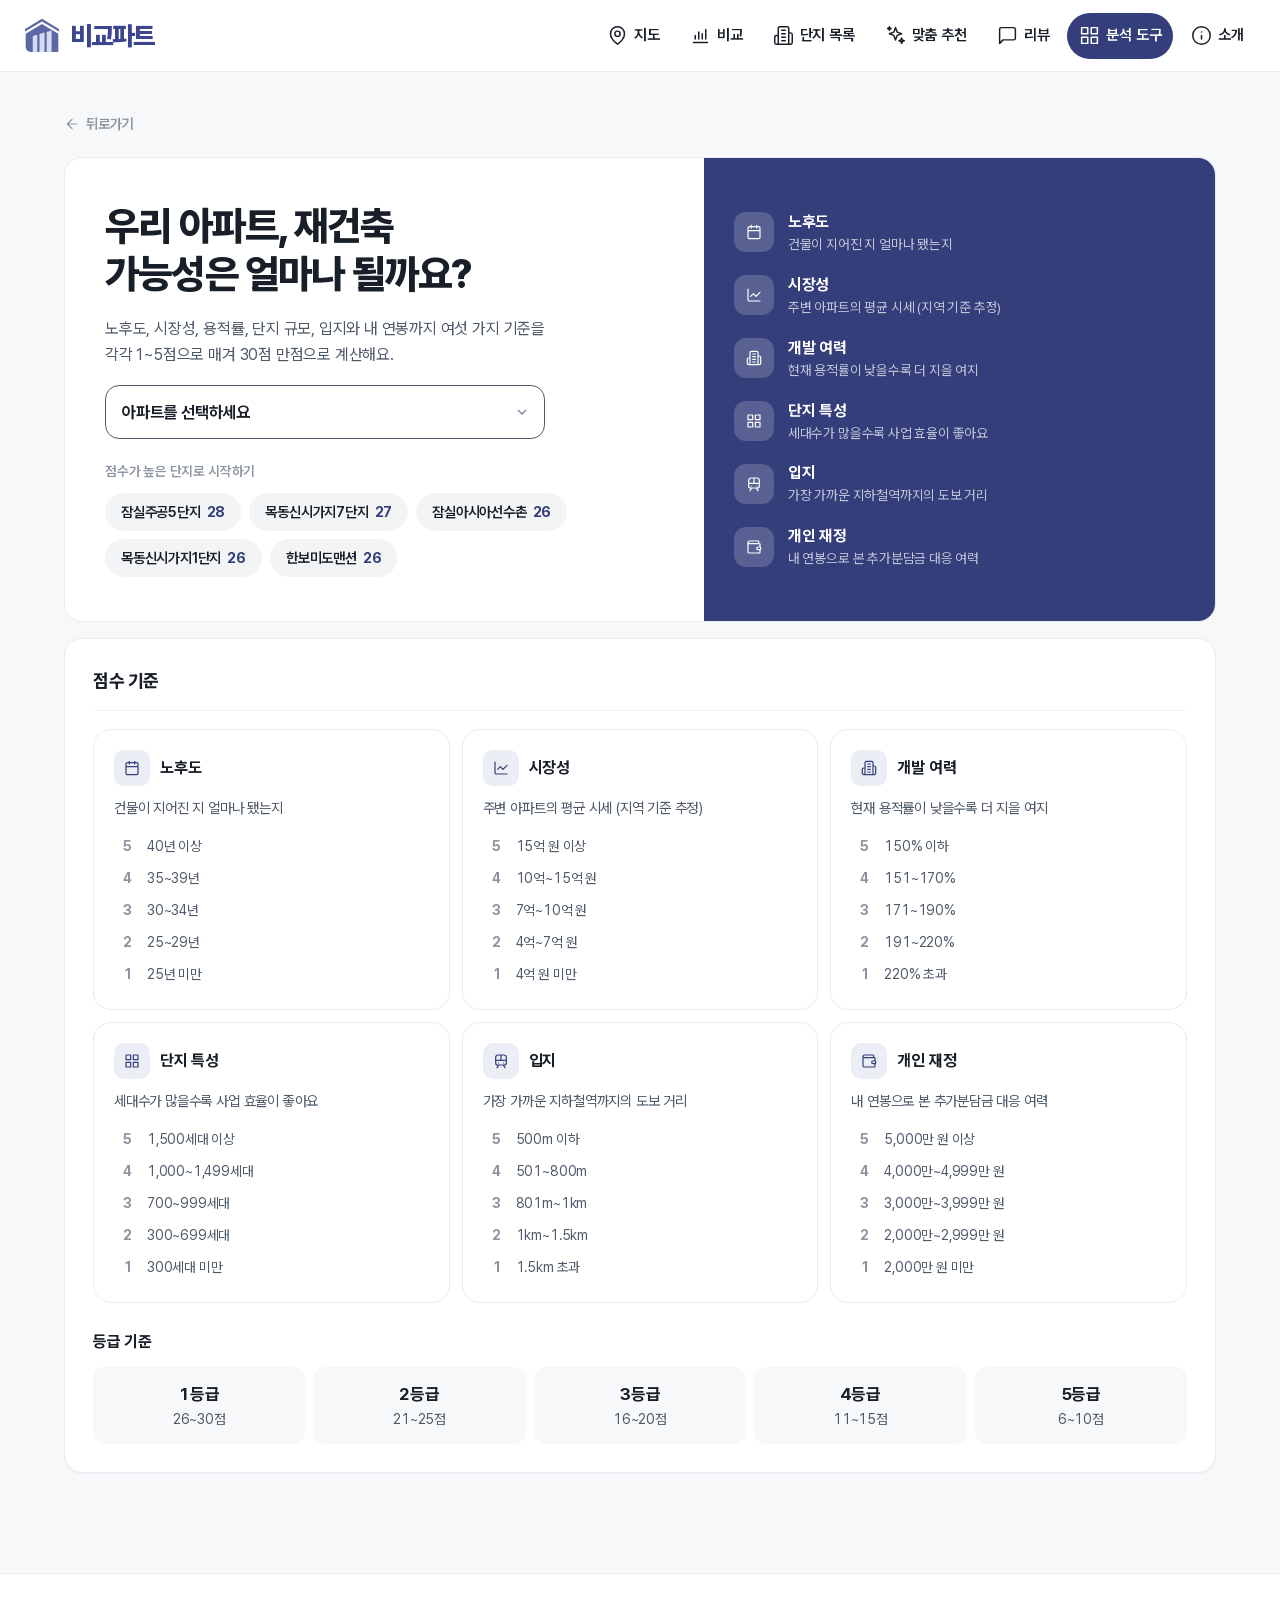
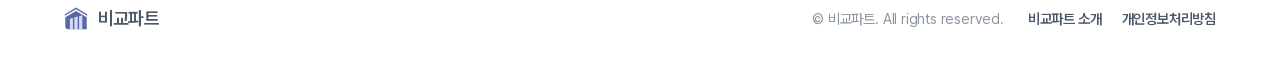
<file: docs/rebuild.html>
<!doctype html>
<!-- Generated by tools/build_pages.py from index.html — edit index.html, not this file. -->
<html lang="ko">
<head>
<meta charset="utf-8">
<meta name="viewport" content="width=device-width, initial-scale=1, viewport-fit=cover">
<meta name="theme-color" content="#ffffff">
<meta name="description" content="서울 아파트 단지를 커뮤니티 시설, 학군, 병원, 주변 시설, 교통까지 실거주 데이터로 나란히 비교하고 나에게 맞는 단지를 추천받으세요.">
<meta property="og:title" content="비교파트 · 아파트 단지 비교">
<meta property="og:description" content="실거주 데이터로 비교하고, 나에게 맞는 집을 추천받으세요.">
<meta property="og:image" content="https://apartmentcompare.org/images/og.png">
<meta property="og:url" content="https://apartmentcompare.org/">
<link rel="canonical" href="https://apartmentcompare.org/">
<title>재건축 가능성 | 비교파트</title>
<link rel="icon" type="image/svg+xml" href="images/icon.svg">
<link rel="apple-touch-icon" href="images/icon-180.png">
<link rel="manifest" href="manifest.webmanifest">
<link rel="preload" href="fonts/PretendardVariable-subset.woff2" as="font" type="font/woff2" crossorigin>
<link rel="stylesheet" href="css/app.css">
<link rel="stylesheet" href="css/bp.css">
</head>
<body>
<a class="sr-only" href="#view">본문 바로가기</a>
<svg width="0" height="0" style="position:absolute" aria-hidden="true" focusable="false"><defs><pattern id="bp-win" width="12" height="14" patternUnits="userSpaceOnUse"><rect x="2" y="3" width="6" height="7" rx="1" fill="#fff" fill-opacity=".5"/></pattern></defs></svg>

<header class="app-header">
  <a class="brand" href="#/" aria-label="비교파트 홈">
    <svg viewBox="18 4 214 208" aria-hidden="true"><path d="M125 9 226 69v15L125 25 24 84V69Z" fill="#5c68a6"/><path d="M125 40 222 97v109H58a30 30 0 0 1-30-30V97Z" fill="#5c68a6"/><path d="M70 111 97 103v103H70ZM110 99 140 90v116h-30ZM153 87 182 79v127h-29Z" fill="#d3dcf3"/></svg>
    <span>비교파트</span>
  </a>
  <nav class="header-nav" aria-label="주 메뉴" id="header-nav"></nav>
  <button class="icon-btn menu-btn" type="button" aria-label="전체 메뉴 열기" onclick="BP.openDrawer()"><svg class="icon lg" viewBox="0 0 24 24"><path d="M4 6h16M4 12h16M4 18h16"/></svg><b data-compare-count></b></button>
</header>

<main id="view" class="view" tabindex="-1"></main>

<footer class="app-footer">
  <div class="inner">
    <a class="brand foot-brand" href="#/" aria-label="비교파트 홈"><svg viewBox="18 4 214 208" aria-hidden="true"><path d="M125 9 226 69v15L125 25 24 84V69Z" fill="#5c68a6"/><path d="M125 40 222 97v109H58a30 30 0 0 1-30-30V97Z" fill="#5c68a6"/><path d="M70 111 97 103v103H70ZM110 99 140 90v116h-30ZM153 87 182 79v127h-29Z" fill="#d3dcf3"/></svg><span>비교파트</span></a>
    <span>© 비교파트. All rights reserved.</span>
    <nav aria-label="법적 고지">
      <a href="#/about">비교파트 소개</a>
      <a href="privacy.html">개인정보처리방침</a>
    </nav>
  </div>
</footer>

<div class="drawer-backdrop" onclick="BP.closeDrawer()"></div>
<aside class="drawer" aria-label="전체 메뉴">
  <div class="drawer-head">
    <a class="brand" href="#/" aria-label="비교파트 홈" onclick="BP.closeDrawer()"><svg viewBox="18 4 214 208" aria-hidden="true"><path d="M125 9 226 69v15L125 25 24 84V69Z" fill="#5c68a6"/><path d="M125 40 222 97v109H58a30 30 0 0 1-30-30V97Z" fill="#5c68a6"/><path d="M70 111 97 103v103H70ZM110 99 140 90v116h-30ZM153 87 182 79v127h-29Z" fill="#d3dcf3"/></svg><span>비교파트</span></a>
    <button class="icon-btn" type="button" aria-label="메뉴 닫기" onclick="BP.closeDrawer()"><svg class="icon" viewBox="0 0 24 24"><path d="M18 6 6 18M6 6l12 12"/></svg></button>
  </div>
  <form class="drawer-search" role="search" onsubmit="event.preventDefault(); BP.go('#/apartments?q=' + encodeURIComponent(this.q.value)); BP.closeDrawer();">
    <label class="sr-only" for="drawer-q">아파트 검색</label>
    <svg class="icon" viewBox="0 0 24 24" aria-hidden="true"><path d="M11 19a8 8 0 1 0 0-16 8 8 0 0 0 0 16zM21 21l-4.3-4.3"/></svg>
    <input id="drawer-q" name="q" type="search" placeholder="단지명 또는 주소 검색" autocomplete="off">
  </form>
  <ul class="menu-list" id="drawer-menu"></ul>
  <div class="drawer-foot">
    <a href="privacy.html">개인정보처리방침</a>
    <span>© 비교파트</span>
  </div>
</aside>

<div class="tray" id="tray">
  <div class="tray-in" role="region" aria-label="비교함">
    <p class="tray-names"></p>
    <button class="tray-clear" type="button" onclick="BP.compare.clear()">비우기</button>
    <a class="tray-go" href="#/compare">비교하기</a>
  </div>
</div>
<div class="toast" id="toast" role="status" aria-live="polite"></div>

<nav class="tabbar" aria-label="하단 메뉴">
  <a href="#/" data-nav="home"><svg class="icon" viewBox="0 0 24 24"><path d="M20 10c0 6-8 12-8 12s-8-6-8-12a8 8 0 0 1 16 0ZM12 13a3 3 0 1 0 0-6 3 3 0 0 0 0 6z"/></svg>지도</a>
  <a href="#/apartments" data-nav="apartments apt"><svg class="icon" viewBox="0 0 24 24"><path d="M6 22V4a2 2 0 0 1 2-2h8a2 2 0 0 1 2 2v18ZM6 12H4a2 2 0 0 0-2 2v6a2 2 0 0 0 2 2h2M18 9h2a2 2 0 0 1 2 2v9a2 2 0 0 1-2 2h-2M10 6h4M10 10h4M10 14h4M10 18h4"/></svg>단지 목록</a>
  <a href="#/compare" data-nav="compare"><svg class="icon" viewBox="0 0 24 24"><path d="M4 20h16M6 16v-4M10 16V8M14 16v-6M18 16V5"/></svg>비교<span class="badge" data-compare-count></span></a>
  <a href="#/recommend" data-nav="recommend value"><svg class="icon" viewBox="0 0 24 24"><path d="M12 3l1.9 5.1L19 10l-5.1 1.9L12 17l-1.9-5.1L5 10l5.1-1.9ZM19 15l.8 2.2L22 18l-2.2.8L19 21l-.8-2.2L16 18l2.2-.8ZM5 2l.6 1.4L7 4l-1.4.6L5 6l-.6-1.4L3 4l1.4-.6Z"/></svg>맞춤 추천</a>
  <button type="button" onclick="BP.openDrawer()" data-nav="reviews tools school commute rebuild safety about"><svg class="icon" viewBox="0 0 24 24"><path d="M4 6h16M4 12h16M4 18h16"/></svg>더보기</button>
</nav>

<script src="js/config.js"></script>
<script src="js/data/apartments.js"></script>
<script src="js/core.js"></script>
<script src="js/pages/home.js"></script>
<script src="js/pages/apartments.js"></script>
<script src="js/pages/compare.js"></script>
<script src="js/pages/tools.js"></script>
<script src="js/pages/school.js"></script>
<script src="js/pages/value.js"></script>
<script src="js/pages/commute.js"></script>
<script src="js/pages/rebuild.js"></script>
<script src="js/pages/safety.js"></script>
<script src="js/pages/about.js"></script>
<script src="js/main.js"></script>
</body>
</html>
</file>
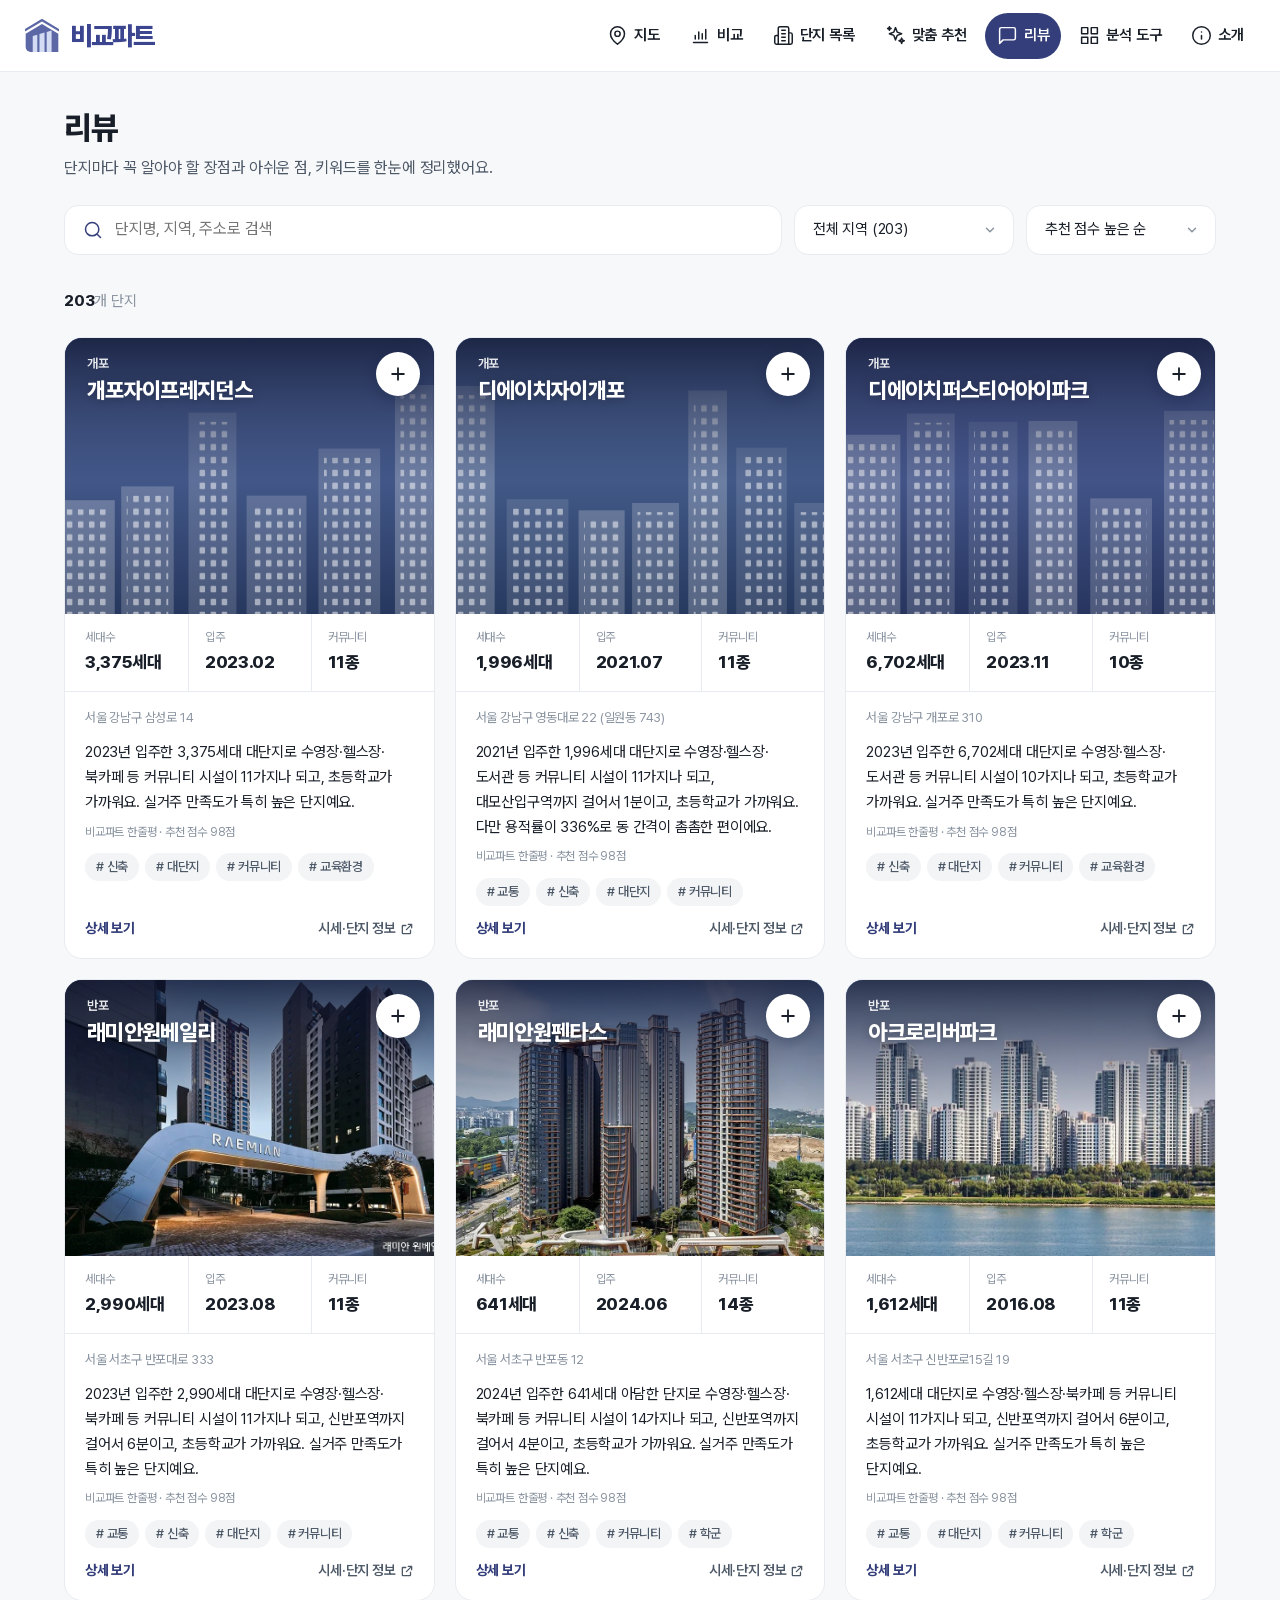
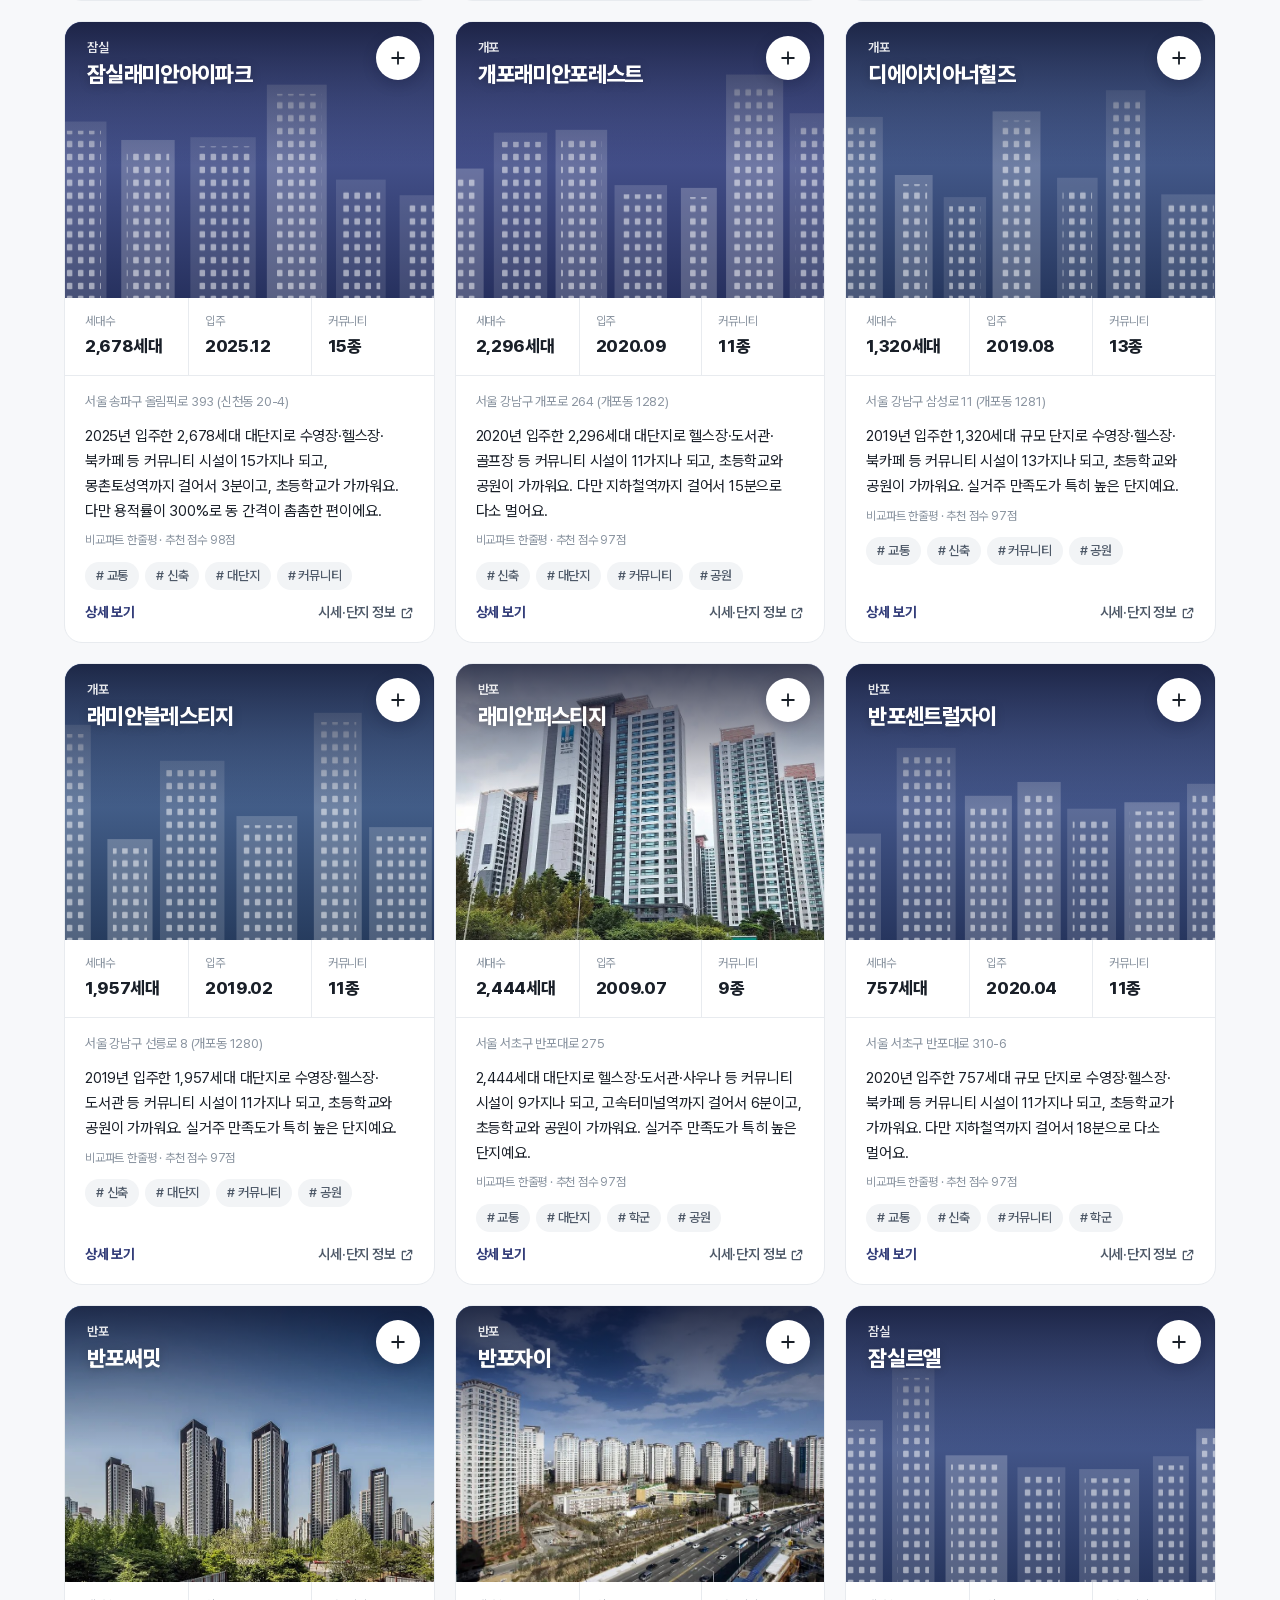
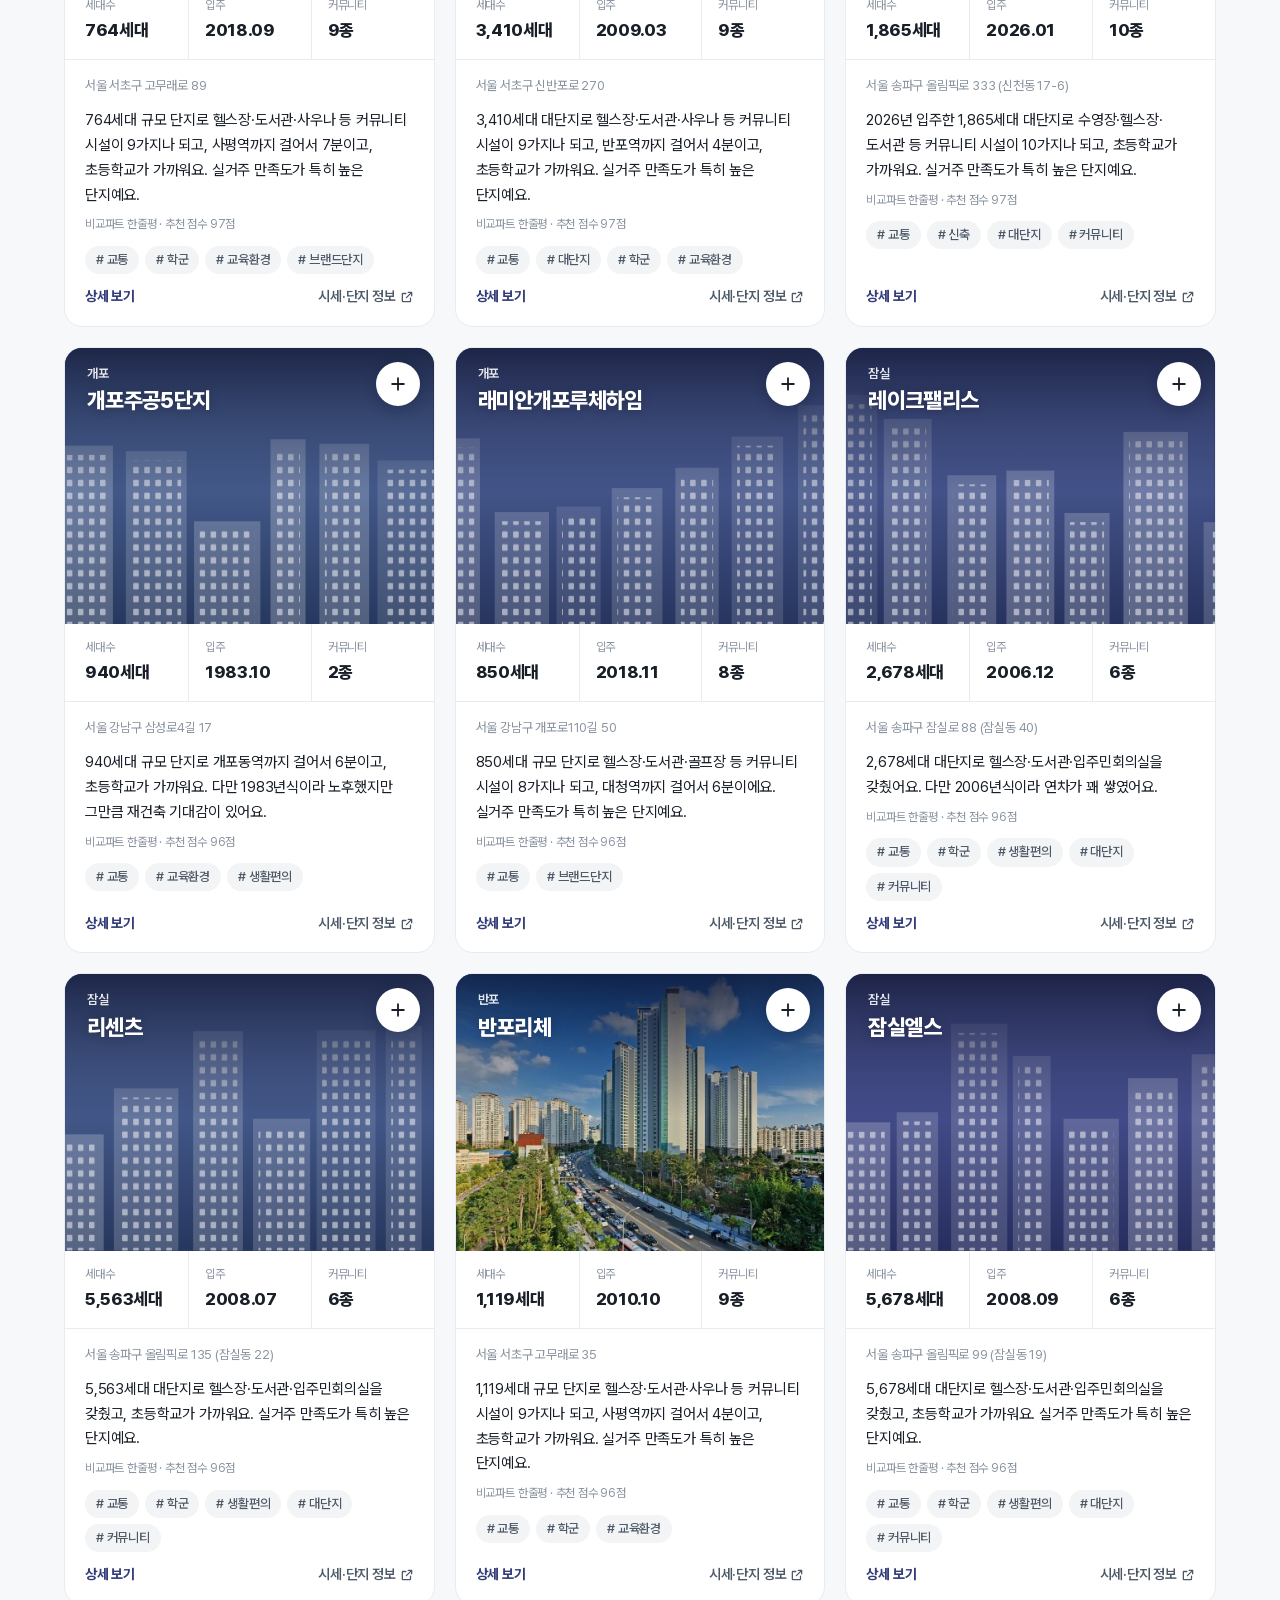
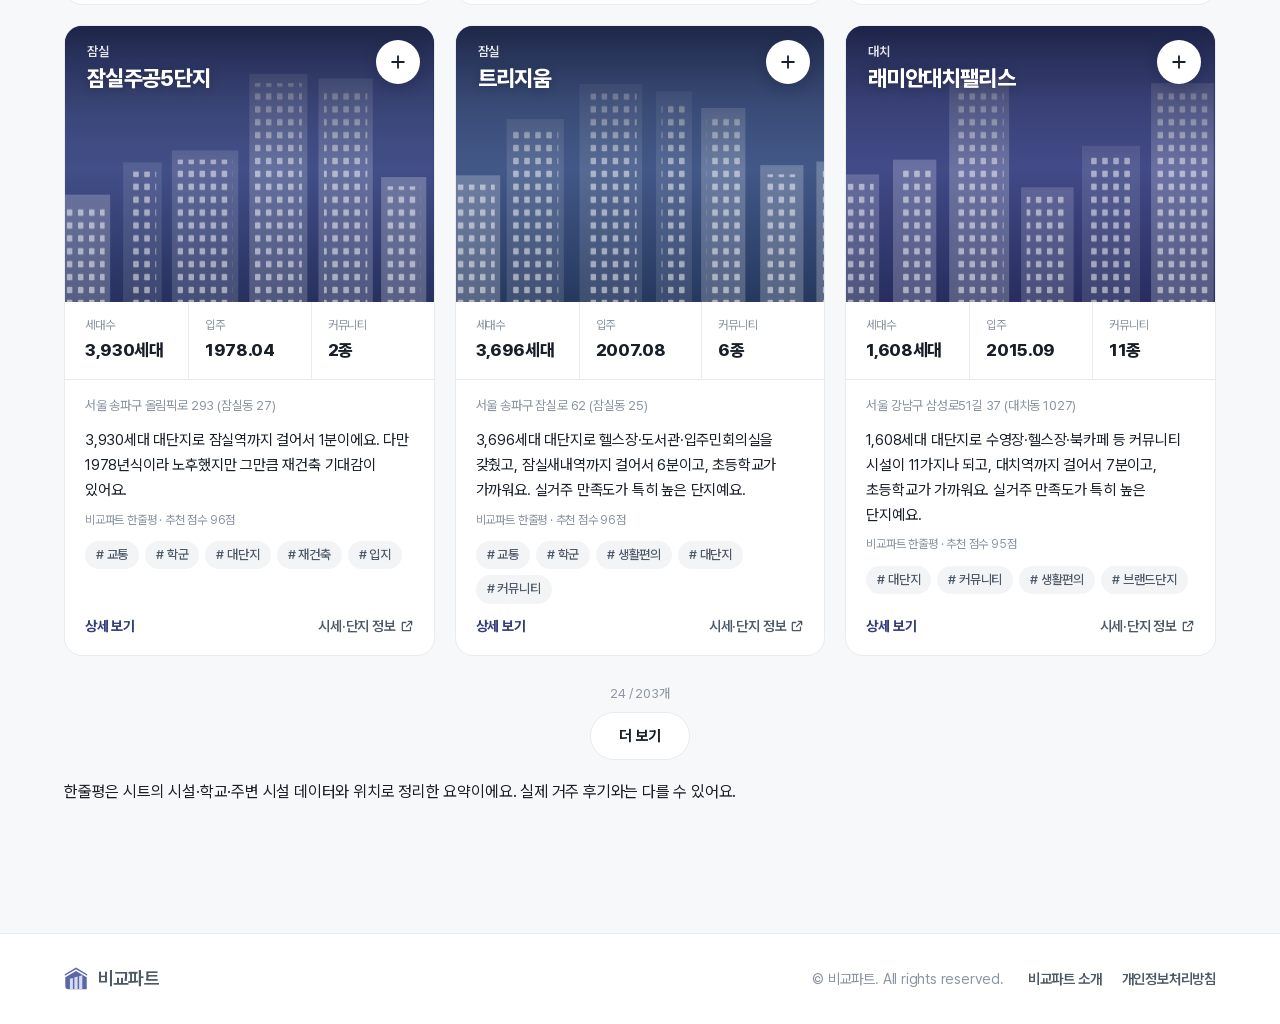
<file: docs/reviews.html>
<!doctype html>
<!-- Generated by tools/build_pages.py from index.html — edit index.html, not this file. -->
<html lang="ko">
<head>
<meta charset="utf-8">
<meta name="viewport" content="width=device-width, initial-scale=1, viewport-fit=cover">
<meta name="theme-color" content="#ffffff">
<meta name="description" content="서울 아파트 단지를 커뮤니티 시설, 학군, 병원, 주변 시설, 교통까지 실거주 데이터로 나란히 비교하고 나에게 맞는 단지를 추천받으세요.">
<meta property="og:title" content="비교파트 · 아파트 단지 비교">
<meta property="og:description" content="실거주 데이터로 비교하고, 나에게 맞는 집을 추천받으세요.">
<meta property="og:image" content="https://apartmentcompare.org/images/og.png">
<meta property="og:url" content="https://apartmentcompare.org/">
<link rel="canonical" href="https://apartmentcompare.org/">
<title>리뷰 | 비교파트</title>
<link rel="icon" type="image/svg+xml" href="images/icon.svg">
<link rel="apple-touch-icon" href="images/icon-180.png">
<link rel="manifest" href="manifest.webmanifest">
<link rel="preload" href="fonts/PretendardVariable-subset.woff2" as="font" type="font/woff2" crossorigin>
<link rel="stylesheet" href="css/app.css">
<link rel="stylesheet" href="css/bp.css">
</head>
<body>
<a class="sr-only" href="#view">본문 바로가기</a>
<svg width="0" height="0" style="position:absolute" aria-hidden="true" focusable="false"><defs><pattern id="bp-win" width="12" height="14" patternUnits="userSpaceOnUse"><rect x="2" y="3" width="6" height="7" rx="1" fill="#fff" fill-opacity=".5"/></pattern></defs></svg>

<header class="app-header">
  <a class="brand" href="#/" aria-label="비교파트 홈">
    <svg viewBox="18 4 214 208" aria-hidden="true"><path d="M125 9 226 69v15L125 25 24 84V69Z" fill="#5c68a6"/><path d="M125 40 222 97v109H58a30 30 0 0 1-30-30V97Z" fill="#5c68a6"/><path d="M70 111 97 103v103H70ZM110 99 140 90v116h-30ZM153 87 182 79v127h-29Z" fill="#d3dcf3"/></svg>
    <span>비교파트</span>
  </a>
  <nav class="header-nav" aria-label="주 메뉴" id="header-nav"></nav>
  <button class="icon-btn menu-btn" type="button" aria-label="전체 메뉴 열기" onclick="BP.openDrawer()"><svg class="icon lg" viewBox="0 0 24 24"><path d="M4 6h16M4 12h16M4 18h16"/></svg><b data-compare-count></b></button>
</header>

<main id="view" class="view" tabindex="-1"></main>

<footer class="app-footer">
  <div class="inner">
    <a class="brand foot-brand" href="#/" aria-label="비교파트 홈"><svg viewBox="18 4 214 208" aria-hidden="true"><path d="M125 9 226 69v15L125 25 24 84V69Z" fill="#5c68a6"/><path d="M125 40 222 97v109H58a30 30 0 0 1-30-30V97Z" fill="#5c68a6"/><path d="M70 111 97 103v103H70ZM110 99 140 90v116h-30ZM153 87 182 79v127h-29Z" fill="#d3dcf3"/></svg><span>비교파트</span></a>
    <span>© 비교파트. All rights reserved.</span>
    <nav aria-label="법적 고지">
      <a href="#/about">비교파트 소개</a>
      <a href="privacy.html">개인정보처리방침</a>
    </nav>
  </div>
</footer>

<div class="drawer-backdrop" onclick="BP.closeDrawer()"></div>
<aside class="drawer" aria-label="전체 메뉴">
  <div class="drawer-head">
    <a class="brand" href="#/" aria-label="비교파트 홈" onclick="BP.closeDrawer()"><svg viewBox="18 4 214 208" aria-hidden="true"><path d="M125 9 226 69v15L125 25 24 84V69Z" fill="#5c68a6"/><path d="M125 40 222 97v109H58a30 30 0 0 1-30-30V97Z" fill="#5c68a6"/><path d="M70 111 97 103v103H70ZM110 99 140 90v116h-30ZM153 87 182 79v127h-29Z" fill="#d3dcf3"/></svg><span>비교파트</span></a>
    <button class="icon-btn" type="button" aria-label="메뉴 닫기" onclick="BP.closeDrawer()"><svg class="icon" viewBox="0 0 24 24"><path d="M18 6 6 18M6 6l12 12"/></svg></button>
  </div>
  <form class="drawer-search" role="search" onsubmit="event.preventDefault(); BP.go('#/apartments?q=' + encodeURIComponent(this.q.value)); BP.closeDrawer();">
    <label class="sr-only" for="drawer-q">아파트 검색</label>
    <svg class="icon" viewBox="0 0 24 24" aria-hidden="true"><path d="M11 19a8 8 0 1 0 0-16 8 8 0 0 0 0 16zM21 21l-4.3-4.3"/></svg>
    <input id="drawer-q" name="q" type="search" placeholder="단지명 또는 주소 검색" autocomplete="off">
  </form>
  <ul class="menu-list" id="drawer-menu"></ul>
  <div class="drawer-foot">
    <a href="privacy.html">개인정보처리방침</a>
    <span>© 비교파트</span>
  </div>
</aside>

<div class="tray" id="tray">
  <div class="tray-in" role="region" aria-label="비교함">
    <p class="tray-names"></p>
    <button class="tray-clear" type="button" onclick="BP.compare.clear()">비우기</button>
    <a class="tray-go" href="#/compare">비교하기</a>
  </div>
</div>
<div class="toast" id="toast" role="status" aria-live="polite"></div>

<nav class="tabbar" aria-label="하단 메뉴">
  <a href="#/" data-nav="home"><svg class="icon" viewBox="0 0 24 24"><path d="M20 10c0 6-8 12-8 12s-8-6-8-12a8 8 0 0 1 16 0ZM12 13a3 3 0 1 0 0-6 3 3 0 0 0 0 6z"/></svg>지도</a>
  <a href="#/apartments" data-nav="apartments apt"><svg class="icon" viewBox="0 0 24 24"><path d="M6 22V4a2 2 0 0 1 2-2h8a2 2 0 0 1 2 2v18ZM6 12H4a2 2 0 0 0-2 2v6a2 2 0 0 0 2 2h2M18 9h2a2 2 0 0 1 2 2v9a2 2 0 0 1-2 2h-2M10 6h4M10 10h4M10 14h4M10 18h4"/></svg>단지 목록</a>
  <a href="#/compare" data-nav="compare"><svg class="icon" viewBox="0 0 24 24"><path d="M4 20h16M6 16v-4M10 16V8M14 16v-6M18 16V5"/></svg>비교<span class="badge" data-compare-count></span></a>
  <a href="#/recommend" data-nav="recommend value"><svg class="icon" viewBox="0 0 24 24"><path d="M12 3l1.9 5.1L19 10l-5.1 1.9L12 17l-1.9-5.1L5 10l5.1-1.9ZM19 15l.8 2.2L22 18l-2.2.8L19 21l-.8-2.2L16 18l2.2-.8ZM5 2l.6 1.4L7 4l-1.4.6L5 6l-.6-1.4L3 4l1.4-.6Z"/></svg>맞춤 추천</a>
  <button type="button" onclick="BP.openDrawer()" data-nav="reviews tools school commute rebuild safety about"><svg class="icon" viewBox="0 0 24 24"><path d="M4 6h16M4 12h16M4 18h16"/></svg>더보기</button>
</nav>

<script src="js/config.js"></script>
<script src="js/data/apartments.js"></script>
<script src="js/core.js"></script>
<script src="js/pages/home.js"></script>
<script src="js/pages/apartments.js"></script>
<script src="js/pages/compare.js"></script>
<script src="js/pages/tools.js"></script>
<script src="js/pages/school.js"></script>
<script src="js/pages/value.js"></script>
<script src="js/pages/commute.js"></script>
<script src="js/pages/rebuild.js"></script>
<script src="js/pages/safety.js"></script>
<script src="js/pages/about.js"></script>
<script src="js/main.js"></script>
</body>
</html>
</file>
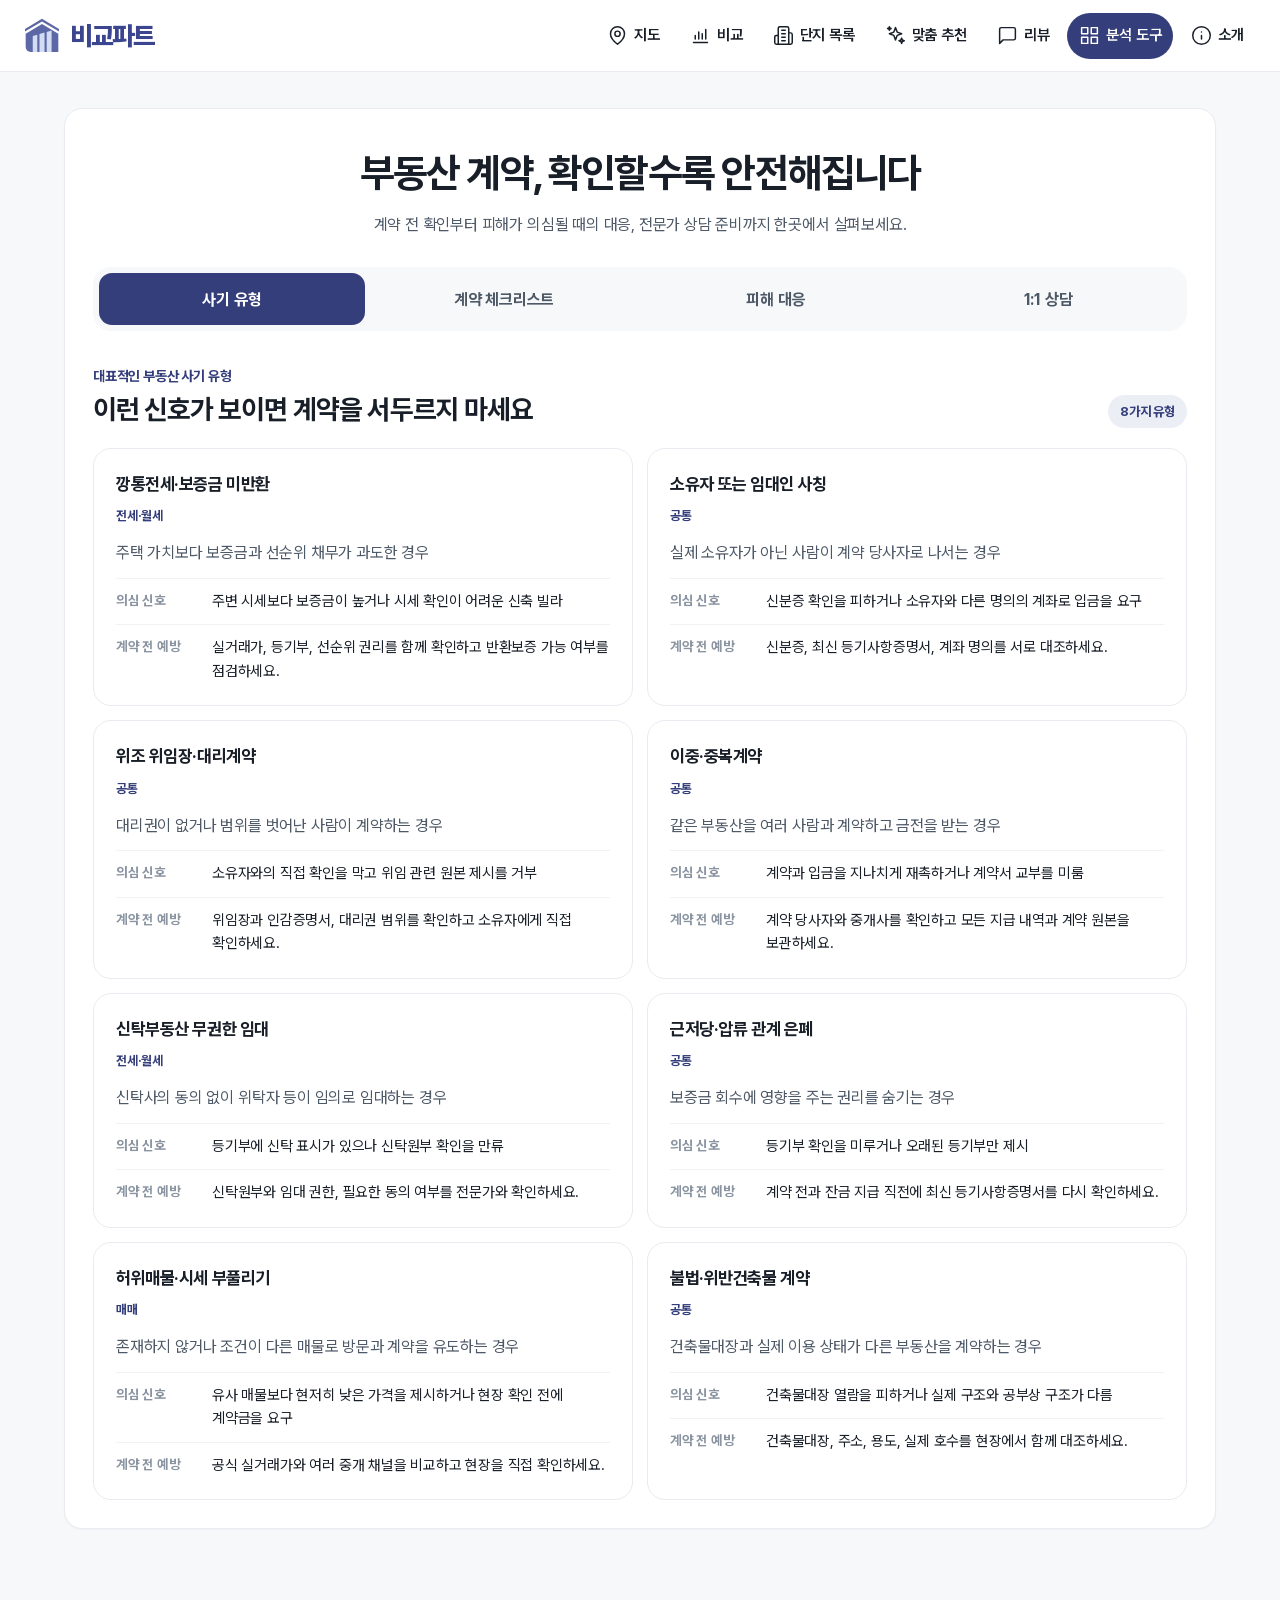
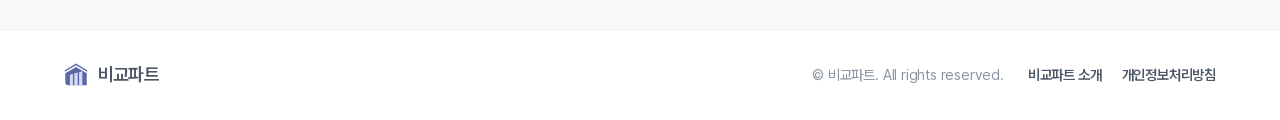
<file: docs/safety.html>
<!doctype html>
<!-- Generated by tools/build_pages.py from index.html — edit index.html, not this file. -->
<html lang="ko">
<head>
<meta charset="utf-8">
<meta name="viewport" content="width=device-width, initial-scale=1, viewport-fit=cover">
<meta name="theme-color" content="#ffffff">
<meta name="description" content="서울 아파트 단지를 커뮤니티 시설, 학군, 병원, 주변 시설, 교통까지 실거주 데이터로 나란히 비교하고 나에게 맞는 단지를 추천받으세요.">
<meta property="og:title" content="비교파트 · 아파트 단지 비교">
<meta property="og:description" content="실거주 데이터로 비교하고, 나에게 맞는 집을 추천받으세요.">
<meta property="og:image" content="https://apartmentcompare.org/images/og.png">
<meta property="og:url" content="https://apartmentcompare.org/">
<link rel="canonical" href="https://apartmentcompare.org/">
<title>안심거래센터 | 비교파트</title>
<link rel="icon" type="image/svg+xml" href="images/icon.svg">
<link rel="apple-touch-icon" href="images/icon-180.png">
<link rel="manifest" href="manifest.webmanifest">
<link rel="preload" href="fonts/PretendardVariable-subset.woff2" as="font" type="font/woff2" crossorigin>
<link rel="stylesheet" href="css/app.css">
<link rel="stylesheet" href="css/bp.css">
</head>
<body>
<a class="sr-only" href="#view">본문 바로가기</a>
<svg width="0" height="0" style="position:absolute" aria-hidden="true" focusable="false"><defs><pattern id="bp-win" width="12" height="14" patternUnits="userSpaceOnUse"><rect x="2" y="3" width="6" height="7" rx="1" fill="#fff" fill-opacity=".5"/></pattern></defs></svg>

<header class="app-header">
  <a class="brand" href="#/" aria-label="비교파트 홈">
    <svg viewBox="18 4 214 208" aria-hidden="true"><path d="M125 9 226 69v15L125 25 24 84V69Z" fill="#5c68a6"/><path d="M125 40 222 97v109H58a30 30 0 0 1-30-30V97Z" fill="#5c68a6"/><path d="M70 111 97 103v103H70ZM110 99 140 90v116h-30ZM153 87 182 79v127h-29Z" fill="#d3dcf3"/></svg>
    <span>비교파트</span>
  </a>
  <nav class="header-nav" aria-label="주 메뉴" id="header-nav"></nav>
  <button class="icon-btn menu-btn" type="button" aria-label="전체 메뉴 열기" onclick="BP.openDrawer()"><svg class="icon lg" viewBox="0 0 24 24"><path d="M4 6h16M4 12h16M4 18h16"/></svg><b data-compare-count></b></button>
</header>

<main id="view" class="view" tabindex="-1"></main>

<footer class="app-footer">
  <div class="inner">
    <a class="brand foot-brand" href="#/" aria-label="비교파트 홈"><svg viewBox="18 4 214 208" aria-hidden="true"><path d="M125 9 226 69v15L125 25 24 84V69Z" fill="#5c68a6"/><path d="M125 40 222 97v109H58a30 30 0 0 1-30-30V97Z" fill="#5c68a6"/><path d="M70 111 97 103v103H70ZM110 99 140 90v116h-30ZM153 87 182 79v127h-29Z" fill="#d3dcf3"/></svg><span>비교파트</span></a>
    <span>© 비교파트. All rights reserved.</span>
    <nav aria-label="법적 고지">
      <a href="#/about">비교파트 소개</a>
      <a href="privacy.html">개인정보처리방침</a>
    </nav>
  </div>
</footer>

<div class="drawer-backdrop" onclick="BP.closeDrawer()"></div>
<aside class="drawer" aria-label="전체 메뉴">
  <div class="drawer-head">
    <a class="brand" href="#/" aria-label="비교파트 홈" onclick="BP.closeDrawer()"><svg viewBox="18 4 214 208" aria-hidden="true"><path d="M125 9 226 69v15L125 25 24 84V69Z" fill="#5c68a6"/><path d="M125 40 222 97v109H58a30 30 0 0 1-30-30V97Z" fill="#5c68a6"/><path d="M70 111 97 103v103H70ZM110 99 140 90v116h-30ZM153 87 182 79v127h-29Z" fill="#d3dcf3"/></svg><span>비교파트</span></a>
    <button class="icon-btn" type="button" aria-label="메뉴 닫기" onclick="BP.closeDrawer()"><svg class="icon" viewBox="0 0 24 24"><path d="M18 6 6 18M6 6l12 12"/></svg></button>
  </div>
  <form class="drawer-search" role="search" onsubmit="event.preventDefault(); BP.go('#/apartments?q=' + encodeURIComponent(this.q.value)); BP.closeDrawer();">
    <label class="sr-only" for="drawer-q">아파트 검색</label>
    <svg class="icon" viewBox="0 0 24 24" aria-hidden="true"><path d="M11 19a8 8 0 1 0 0-16 8 8 0 0 0 0 16zM21 21l-4.3-4.3"/></svg>
    <input id="drawer-q" name="q" type="search" placeholder="단지명 또는 주소 검색" autocomplete="off">
  </form>
  <ul class="menu-list" id="drawer-menu"></ul>
  <div class="drawer-foot">
    <a href="privacy.html">개인정보처리방침</a>
    <span>© 비교파트</span>
  </div>
</aside>

<div class="tray" id="tray">
  <div class="tray-in" role="region" aria-label="비교함">
    <p class="tray-names"></p>
    <button class="tray-clear" type="button" onclick="BP.compare.clear()">비우기</button>
    <a class="tray-go" href="#/compare">비교하기</a>
  </div>
</div>
<div class="toast" id="toast" role="status" aria-live="polite"></div>

<nav class="tabbar" aria-label="하단 메뉴">
  <a href="#/" data-nav="home"><svg class="icon" viewBox="0 0 24 24"><path d="M20 10c0 6-8 12-8 12s-8-6-8-12a8 8 0 0 1 16 0ZM12 13a3 3 0 1 0 0-6 3 3 0 0 0 0 6z"/></svg>지도</a>
  <a href="#/apartments" data-nav="apartments apt"><svg class="icon" viewBox="0 0 24 24"><path d="M6 22V4a2 2 0 0 1 2-2h8a2 2 0 0 1 2 2v18ZM6 12H4a2 2 0 0 0-2 2v6a2 2 0 0 0 2 2h2M18 9h2a2 2 0 0 1 2 2v9a2 2 0 0 1-2 2h-2M10 6h4M10 10h4M10 14h4M10 18h4"/></svg>단지 목록</a>
  <a href="#/compare" data-nav="compare"><svg class="icon" viewBox="0 0 24 24"><path d="M4 20h16M6 16v-4M10 16V8M14 16v-6M18 16V5"/></svg>비교<span class="badge" data-compare-count></span></a>
  <a href="#/recommend" data-nav="recommend value"><svg class="icon" viewBox="0 0 24 24"><path d="M12 3l1.9 5.1L19 10l-5.1 1.9L12 17l-1.9-5.1L5 10l5.1-1.9ZM19 15l.8 2.2L22 18l-2.2.8L19 21l-.8-2.2L16 18l2.2-.8ZM5 2l.6 1.4L7 4l-1.4.6L5 6l-.6-1.4L3 4l1.4-.6Z"/></svg>맞춤 추천</a>
  <button type="button" onclick="BP.openDrawer()" data-nav="reviews tools school commute rebuild safety about"><svg class="icon" viewBox="0 0 24 24"><path d="M4 6h16M4 12h16M4 18h16"/></svg>더보기</button>
</nav>

<script src="js/config.js"></script>
<script src="js/data/apartments.js"></script>
<script src="js/core.js"></script>
<script src="js/pages/home.js"></script>
<script src="js/pages/apartments.js"></script>
<script src="js/pages/compare.js"></script>
<script src="js/pages/tools.js"></script>
<script src="js/pages/school.js"></script>
<script src="js/pages/value.js"></script>
<script src="js/pages/commute.js"></script>
<script src="js/pages/rebuild.js"></script>
<script src="js/pages/safety.js"></script>
<script src="js/pages/about.js"></script>
<script src="js/main.js"></script>
</body>
</html>
</file>
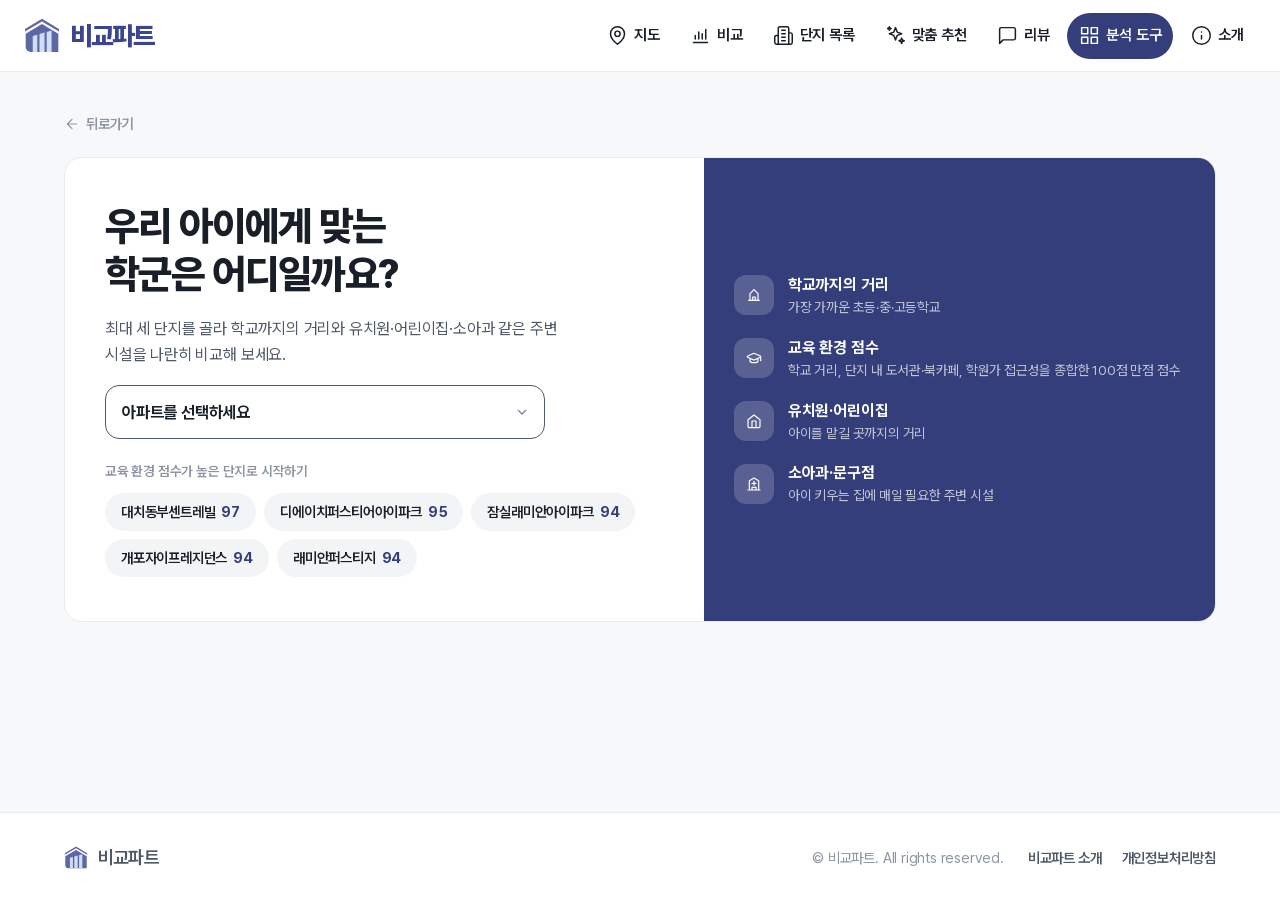
<file: docs/school.html>
<!doctype html>
<!-- Generated by tools/build_pages.py from index.html — edit index.html, not this file. -->
<html lang="ko">
<head>
<meta charset="utf-8">
<meta name="viewport" content="width=device-width, initial-scale=1, viewport-fit=cover">
<meta name="theme-color" content="#ffffff">
<meta name="description" content="서울 아파트 단지를 커뮤니티 시설, 학군, 병원, 주변 시설, 교통까지 실거주 데이터로 나란히 비교하고 나에게 맞는 단지를 추천받으세요.">
<meta property="og:title" content="비교파트 · 아파트 단지 비교">
<meta property="og:description" content="실거주 데이터로 비교하고, 나에게 맞는 집을 추천받으세요.">
<meta property="og:image" content="https://apartmentcompare.org/images/og.png">
<meta property="og:url" content="https://apartmentcompare.org/">
<link rel="canonical" href="https://apartmentcompare.org/">
<title>최적의 학군 | 비교파트</title>
<link rel="icon" type="image/svg+xml" href="images/icon.svg">
<link rel="apple-touch-icon" href="images/icon-180.png">
<link rel="manifest" href="manifest.webmanifest">
<link rel="preload" href="fonts/PretendardVariable-subset.woff2" as="font" type="font/woff2" crossorigin>
<link rel="stylesheet" href="css/app.css">
<link rel="stylesheet" href="css/bp.css">
</head>
<body>
<a class="sr-only" href="#view">본문 바로가기</a>
<svg width="0" height="0" style="position:absolute" aria-hidden="true" focusable="false"><defs><pattern id="bp-win" width="12" height="14" patternUnits="userSpaceOnUse"><rect x="2" y="3" width="6" height="7" rx="1" fill="#fff" fill-opacity=".5"/></pattern></defs></svg>

<header class="app-header">
  <a class="brand" href="#/" aria-label="비교파트 홈">
    <svg viewBox="18 4 214 208" aria-hidden="true"><path d="M125 9 226 69v15L125 25 24 84V69Z" fill="#5c68a6"/><path d="M125 40 222 97v109H58a30 30 0 0 1-30-30V97Z" fill="#5c68a6"/><path d="M70 111 97 103v103H70ZM110 99 140 90v116h-30ZM153 87 182 79v127h-29Z" fill="#d3dcf3"/></svg>
    <span>비교파트</span>
  </a>
  <nav class="header-nav" aria-label="주 메뉴" id="header-nav"></nav>
  <button class="icon-btn menu-btn" type="button" aria-label="전체 메뉴 열기" onclick="BP.openDrawer()"><svg class="icon lg" viewBox="0 0 24 24"><path d="M4 6h16M4 12h16M4 18h16"/></svg><b data-compare-count></b></button>
</header>

<main id="view" class="view" tabindex="-1"></main>

<footer class="app-footer">
  <div class="inner">
    <a class="brand foot-brand" href="#/" aria-label="비교파트 홈"><svg viewBox="18 4 214 208" aria-hidden="true"><path d="M125 9 226 69v15L125 25 24 84V69Z" fill="#5c68a6"/><path d="M125 40 222 97v109H58a30 30 0 0 1-30-30V97Z" fill="#5c68a6"/><path d="M70 111 97 103v103H70ZM110 99 140 90v116h-30ZM153 87 182 79v127h-29Z" fill="#d3dcf3"/></svg><span>비교파트</span></a>
    <span>© 비교파트. All rights reserved.</span>
    <nav aria-label="법적 고지">
      <a href="#/about">비교파트 소개</a>
      <a href="privacy.html">개인정보처리방침</a>
    </nav>
  </div>
</footer>

<div class="drawer-backdrop" onclick="BP.closeDrawer()"></div>
<aside class="drawer" aria-label="전체 메뉴">
  <div class="drawer-head">
    <a class="brand" href="#/" aria-label="비교파트 홈" onclick="BP.closeDrawer()"><svg viewBox="18 4 214 208" aria-hidden="true"><path d="M125 9 226 69v15L125 25 24 84V69Z" fill="#5c68a6"/><path d="M125 40 222 97v109H58a30 30 0 0 1-30-30V97Z" fill="#5c68a6"/><path d="M70 111 97 103v103H70ZM110 99 140 90v116h-30ZM153 87 182 79v127h-29Z" fill="#d3dcf3"/></svg><span>비교파트</span></a>
    <button class="icon-btn" type="button" aria-label="메뉴 닫기" onclick="BP.closeDrawer()"><svg class="icon" viewBox="0 0 24 24"><path d="M18 6 6 18M6 6l12 12"/></svg></button>
  </div>
  <form class="drawer-search" role="search" onsubmit="event.preventDefault(); BP.go('#/apartments?q=' + encodeURIComponent(this.q.value)); BP.closeDrawer();">
    <label class="sr-only" for="drawer-q">아파트 검색</label>
    <svg class="icon" viewBox="0 0 24 24" aria-hidden="true"><path d="M11 19a8 8 0 1 0 0-16 8 8 0 0 0 0 16zM21 21l-4.3-4.3"/></svg>
    <input id="drawer-q" name="q" type="search" placeholder="단지명 또는 주소 검색" autocomplete="off">
  </form>
  <ul class="menu-list" id="drawer-menu"></ul>
  <div class="drawer-foot">
    <a href="privacy.html">개인정보처리방침</a>
    <span>© 비교파트</span>
  </div>
</aside>

<div class="tray" id="tray">
  <div class="tray-in" role="region" aria-label="비교함">
    <p class="tray-names"></p>
    <button class="tray-clear" type="button" onclick="BP.compare.clear()">비우기</button>
    <a class="tray-go" href="#/compare">비교하기</a>
  </div>
</div>
<div class="toast" id="toast" role="status" aria-live="polite"></div>

<nav class="tabbar" aria-label="하단 메뉴">
  <a href="#/" data-nav="home"><svg class="icon" viewBox="0 0 24 24"><path d="M20 10c0 6-8 12-8 12s-8-6-8-12a8 8 0 0 1 16 0ZM12 13a3 3 0 1 0 0-6 3 3 0 0 0 0 6z"/></svg>지도</a>
  <a href="#/apartments" data-nav="apartments apt"><svg class="icon" viewBox="0 0 24 24"><path d="M6 22V4a2 2 0 0 1 2-2h8a2 2 0 0 1 2 2v18ZM6 12H4a2 2 0 0 0-2 2v6a2 2 0 0 0 2 2h2M18 9h2a2 2 0 0 1 2 2v9a2 2 0 0 1-2 2h-2M10 6h4M10 10h4M10 14h4M10 18h4"/></svg>단지 목록</a>
  <a href="#/compare" data-nav="compare"><svg class="icon" viewBox="0 0 24 24"><path d="M4 20h16M6 16v-4M10 16V8M14 16v-6M18 16V5"/></svg>비교<span class="badge" data-compare-count></span></a>
  <a href="#/recommend" data-nav="recommend value"><svg class="icon" viewBox="0 0 24 24"><path d="M12 3l1.9 5.1L19 10l-5.1 1.9L12 17l-1.9-5.1L5 10l5.1-1.9ZM19 15l.8 2.2L22 18l-2.2.8L19 21l-.8-2.2L16 18l2.2-.8ZM5 2l.6 1.4L7 4l-1.4.6L5 6l-.6-1.4L3 4l1.4-.6Z"/></svg>맞춤 추천</a>
  <button type="button" onclick="BP.openDrawer()" data-nav="reviews tools school commute rebuild safety about"><svg class="icon" viewBox="0 0 24 24"><path d="M4 6h16M4 12h16M4 18h16"/></svg>더보기</button>
</nav>

<script src="js/config.js"></script>
<script src="js/data/apartments.js"></script>
<script src="js/core.js"></script>
<script src="js/pages/home.js"></script>
<script src="js/pages/apartments.js"></script>
<script src="js/pages/compare.js"></script>
<script src="js/pages/tools.js"></script>
<script src="js/pages/school.js"></script>
<script src="js/pages/value.js"></script>
<script src="js/pages/commute.js"></script>
<script src="js/pages/rebuild.js"></script>
<script src="js/pages/safety.js"></script>
<script src="js/pages/about.js"></script>
<script src="js/main.js"></script>
</body>
</html>
</file>
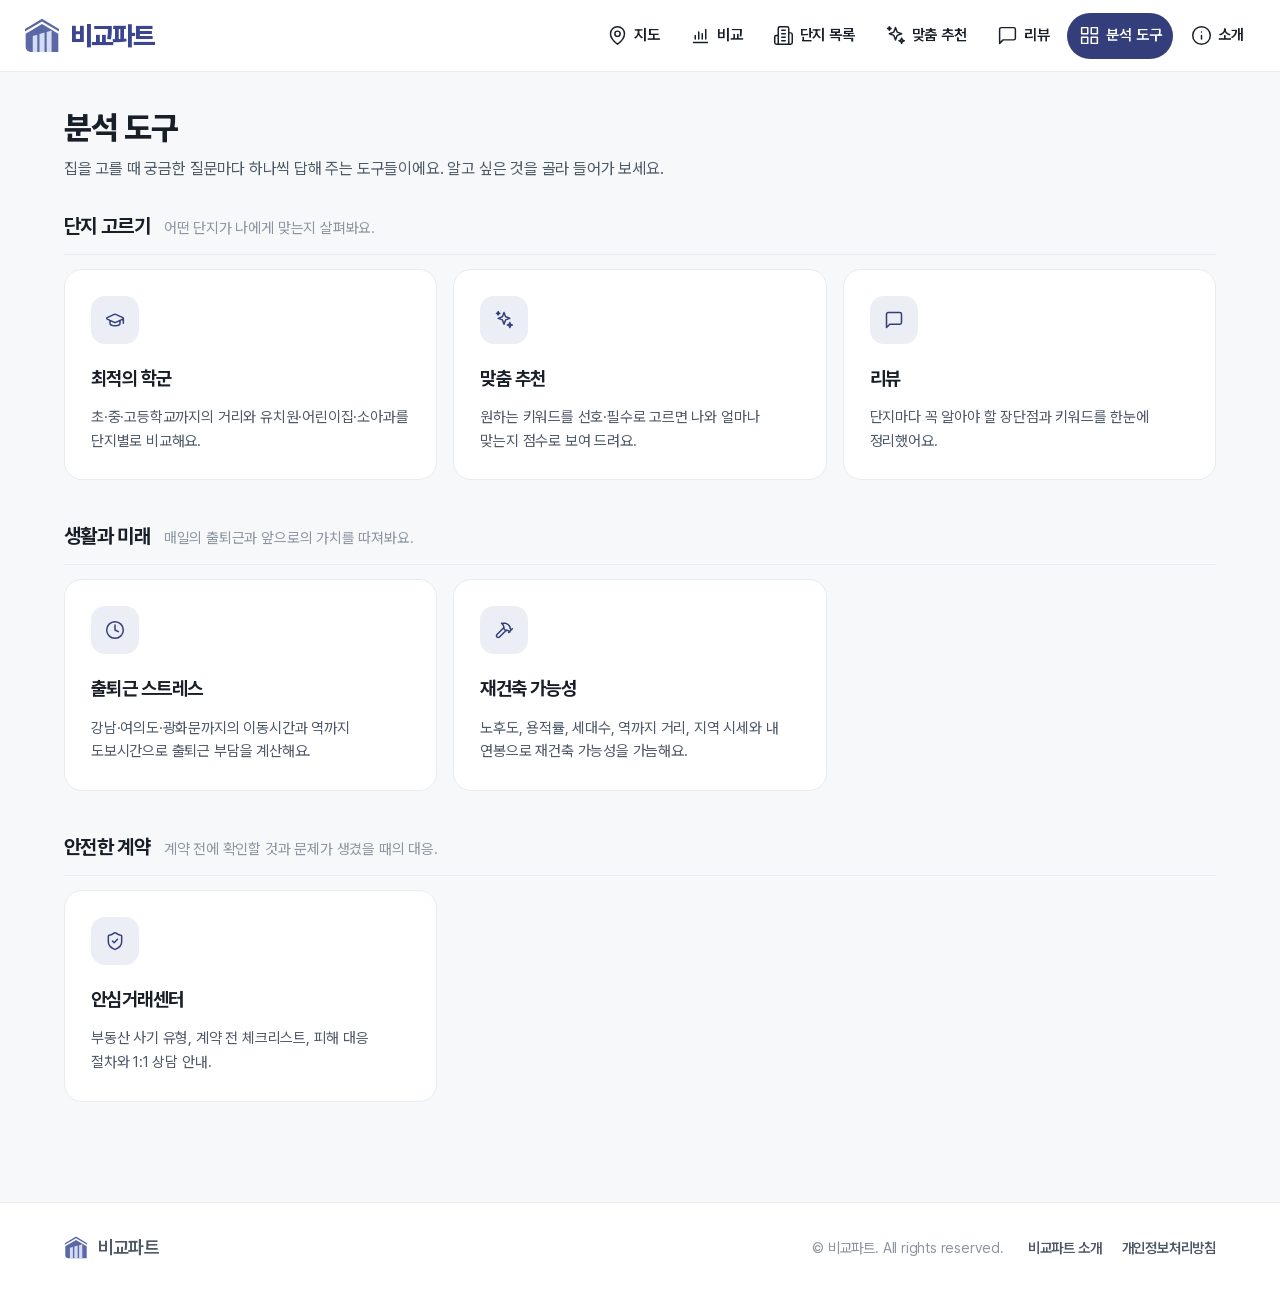
<file: docs/tools.html>
<!doctype html>
<!-- Generated by tools/build_pages.py from index.html — edit index.html, not this file. -->
<html lang="ko">
<head>
<meta charset="utf-8">
<meta name="viewport" content="width=device-width, initial-scale=1, viewport-fit=cover">
<meta name="theme-color" content="#ffffff">
<meta name="description" content="서울 아파트 단지를 커뮤니티 시설, 학군, 병원, 주변 시설, 교통까지 실거주 데이터로 나란히 비교하고 나에게 맞는 단지를 추천받으세요.">
<meta property="og:title" content="비교파트 · 아파트 단지 비교">
<meta property="og:description" content="실거주 데이터로 비교하고, 나에게 맞는 집을 추천받으세요.">
<meta property="og:image" content="https://apartmentcompare.org/images/og.png">
<meta property="og:url" content="https://apartmentcompare.org/">
<link rel="canonical" href="https://apartmentcompare.org/">
<title>분석 도구 | 비교파트</title>
<link rel="icon" type="image/svg+xml" href="images/icon.svg">
<link rel="apple-touch-icon" href="images/icon-180.png">
<link rel="manifest" href="manifest.webmanifest">
<link rel="preload" href="fonts/PretendardVariable-subset.woff2" as="font" type="font/woff2" crossorigin>
<link rel="stylesheet" href="css/app.css">
<link rel="stylesheet" href="css/bp.css">
</head>
<body>
<a class="sr-only" href="#view">본문 바로가기</a>
<svg width="0" height="0" style="position:absolute" aria-hidden="true" focusable="false"><defs><pattern id="bp-win" width="12" height="14" patternUnits="userSpaceOnUse"><rect x="2" y="3" width="6" height="7" rx="1" fill="#fff" fill-opacity=".5"/></pattern></defs></svg>

<header class="app-header">
  <a class="brand" href="#/" aria-label="비교파트 홈">
    <svg viewBox="18 4 214 208" aria-hidden="true"><path d="M125 9 226 69v15L125 25 24 84V69Z" fill="#5c68a6"/><path d="M125 40 222 97v109H58a30 30 0 0 1-30-30V97Z" fill="#5c68a6"/><path d="M70 111 97 103v103H70ZM110 99 140 90v116h-30ZM153 87 182 79v127h-29Z" fill="#d3dcf3"/></svg>
    <span>비교파트</span>
  </a>
  <nav class="header-nav" aria-label="주 메뉴" id="header-nav"></nav>
  <button class="icon-btn menu-btn" type="button" aria-label="전체 메뉴 열기" onclick="BP.openDrawer()"><svg class="icon lg" viewBox="0 0 24 24"><path d="M4 6h16M4 12h16M4 18h16"/></svg><b data-compare-count></b></button>
</header>

<main id="view" class="view" tabindex="-1"></main>

<footer class="app-footer">
  <div class="inner">
    <a class="brand foot-brand" href="#/" aria-label="비교파트 홈"><svg viewBox="18 4 214 208" aria-hidden="true"><path d="M125 9 226 69v15L125 25 24 84V69Z" fill="#5c68a6"/><path d="M125 40 222 97v109H58a30 30 0 0 1-30-30V97Z" fill="#5c68a6"/><path d="M70 111 97 103v103H70ZM110 99 140 90v116h-30ZM153 87 182 79v127h-29Z" fill="#d3dcf3"/></svg><span>비교파트</span></a>
    <span>© 비교파트. All rights reserved.</span>
    <nav aria-label="법적 고지">
      <a href="#/about">비교파트 소개</a>
      <a href="privacy.html">개인정보처리방침</a>
    </nav>
  </div>
</footer>

<div class="drawer-backdrop" onclick="BP.closeDrawer()"></div>
<aside class="drawer" aria-label="전체 메뉴">
  <div class="drawer-head">
    <a class="brand" href="#/" aria-label="비교파트 홈" onclick="BP.closeDrawer()"><svg viewBox="18 4 214 208" aria-hidden="true"><path d="M125 9 226 69v15L125 25 24 84V69Z" fill="#5c68a6"/><path d="M125 40 222 97v109H58a30 30 0 0 1-30-30V97Z" fill="#5c68a6"/><path d="M70 111 97 103v103H70ZM110 99 140 90v116h-30ZM153 87 182 79v127h-29Z" fill="#d3dcf3"/></svg><span>비교파트</span></a>
    <button class="icon-btn" type="button" aria-label="메뉴 닫기" onclick="BP.closeDrawer()"><svg class="icon" viewBox="0 0 24 24"><path d="M18 6 6 18M6 6l12 12"/></svg></button>
  </div>
  <form class="drawer-search" role="search" onsubmit="event.preventDefault(); BP.go('#/apartments?q=' + encodeURIComponent(this.q.value)); BP.closeDrawer();">
    <label class="sr-only" for="drawer-q">아파트 검색</label>
    <svg class="icon" viewBox="0 0 24 24" aria-hidden="true"><path d="M11 19a8 8 0 1 0 0-16 8 8 0 0 0 0 16zM21 21l-4.3-4.3"/></svg>
    <input id="drawer-q" name="q" type="search" placeholder="단지명 또는 주소 검색" autocomplete="off">
  </form>
  <ul class="menu-list" id="drawer-menu"></ul>
  <div class="drawer-foot">
    <a href="privacy.html">개인정보처리방침</a>
    <span>© 비교파트</span>
  </div>
</aside>

<div class="tray" id="tray">
  <div class="tray-in" role="region" aria-label="비교함">
    <p class="tray-names"></p>
    <button class="tray-clear" type="button" onclick="BP.compare.clear()">비우기</button>
    <a class="tray-go" href="#/compare">비교하기</a>
  </div>
</div>
<div class="toast" id="toast" role="status" aria-live="polite"></div>

<nav class="tabbar" aria-label="하단 메뉴">
  <a href="#/" data-nav="home"><svg class="icon" viewBox="0 0 24 24"><path d="M20 10c0 6-8 12-8 12s-8-6-8-12a8 8 0 0 1 16 0ZM12 13a3 3 0 1 0 0-6 3 3 0 0 0 0 6z"/></svg>지도</a>
  <a href="#/apartments" data-nav="apartments apt"><svg class="icon" viewBox="0 0 24 24"><path d="M6 22V4a2 2 0 0 1 2-2h8a2 2 0 0 1 2 2v18ZM6 12H4a2 2 0 0 0-2 2v6a2 2 0 0 0 2 2h2M18 9h2a2 2 0 0 1 2 2v9a2 2 0 0 1-2 2h-2M10 6h4M10 10h4M10 14h4M10 18h4"/></svg>단지 목록</a>
  <a href="#/compare" data-nav="compare"><svg class="icon" viewBox="0 0 24 24"><path d="M4 20h16M6 16v-4M10 16V8M14 16v-6M18 16V5"/></svg>비교<span class="badge" data-compare-count></span></a>
  <a href="#/recommend" data-nav="recommend value"><svg class="icon" viewBox="0 0 24 24"><path d="M12 3l1.9 5.1L19 10l-5.1 1.9L12 17l-1.9-5.1L5 10l5.1-1.9ZM19 15l.8 2.2L22 18l-2.2.8L19 21l-.8-2.2L16 18l2.2-.8ZM5 2l.6 1.4L7 4l-1.4.6L5 6l-.6-1.4L3 4l1.4-.6Z"/></svg>맞춤 추천</a>
  <button type="button" onclick="BP.openDrawer()" data-nav="reviews tools school commute rebuild safety about"><svg class="icon" viewBox="0 0 24 24"><path d="M4 6h16M4 12h16M4 18h16"/></svg>더보기</button>
</nav>

<script src="js/config.js"></script>
<script src="js/data/apartments.js"></script>
<script src="js/core.js"></script>
<script src="js/pages/home.js"></script>
<script src="js/pages/apartments.js"></script>
<script src="js/pages/compare.js"></script>
<script src="js/pages/tools.js"></script>
<script src="js/pages/school.js"></script>
<script src="js/pages/value.js"></script>
<script src="js/pages/commute.js"></script>
<script src="js/pages/rebuild.js"></script>
<script src="js/pages/safety.js"></script>
<script src="js/pages/about.js"></script>
<script src="js/main.js"></script>
</body>
</html>
</file>
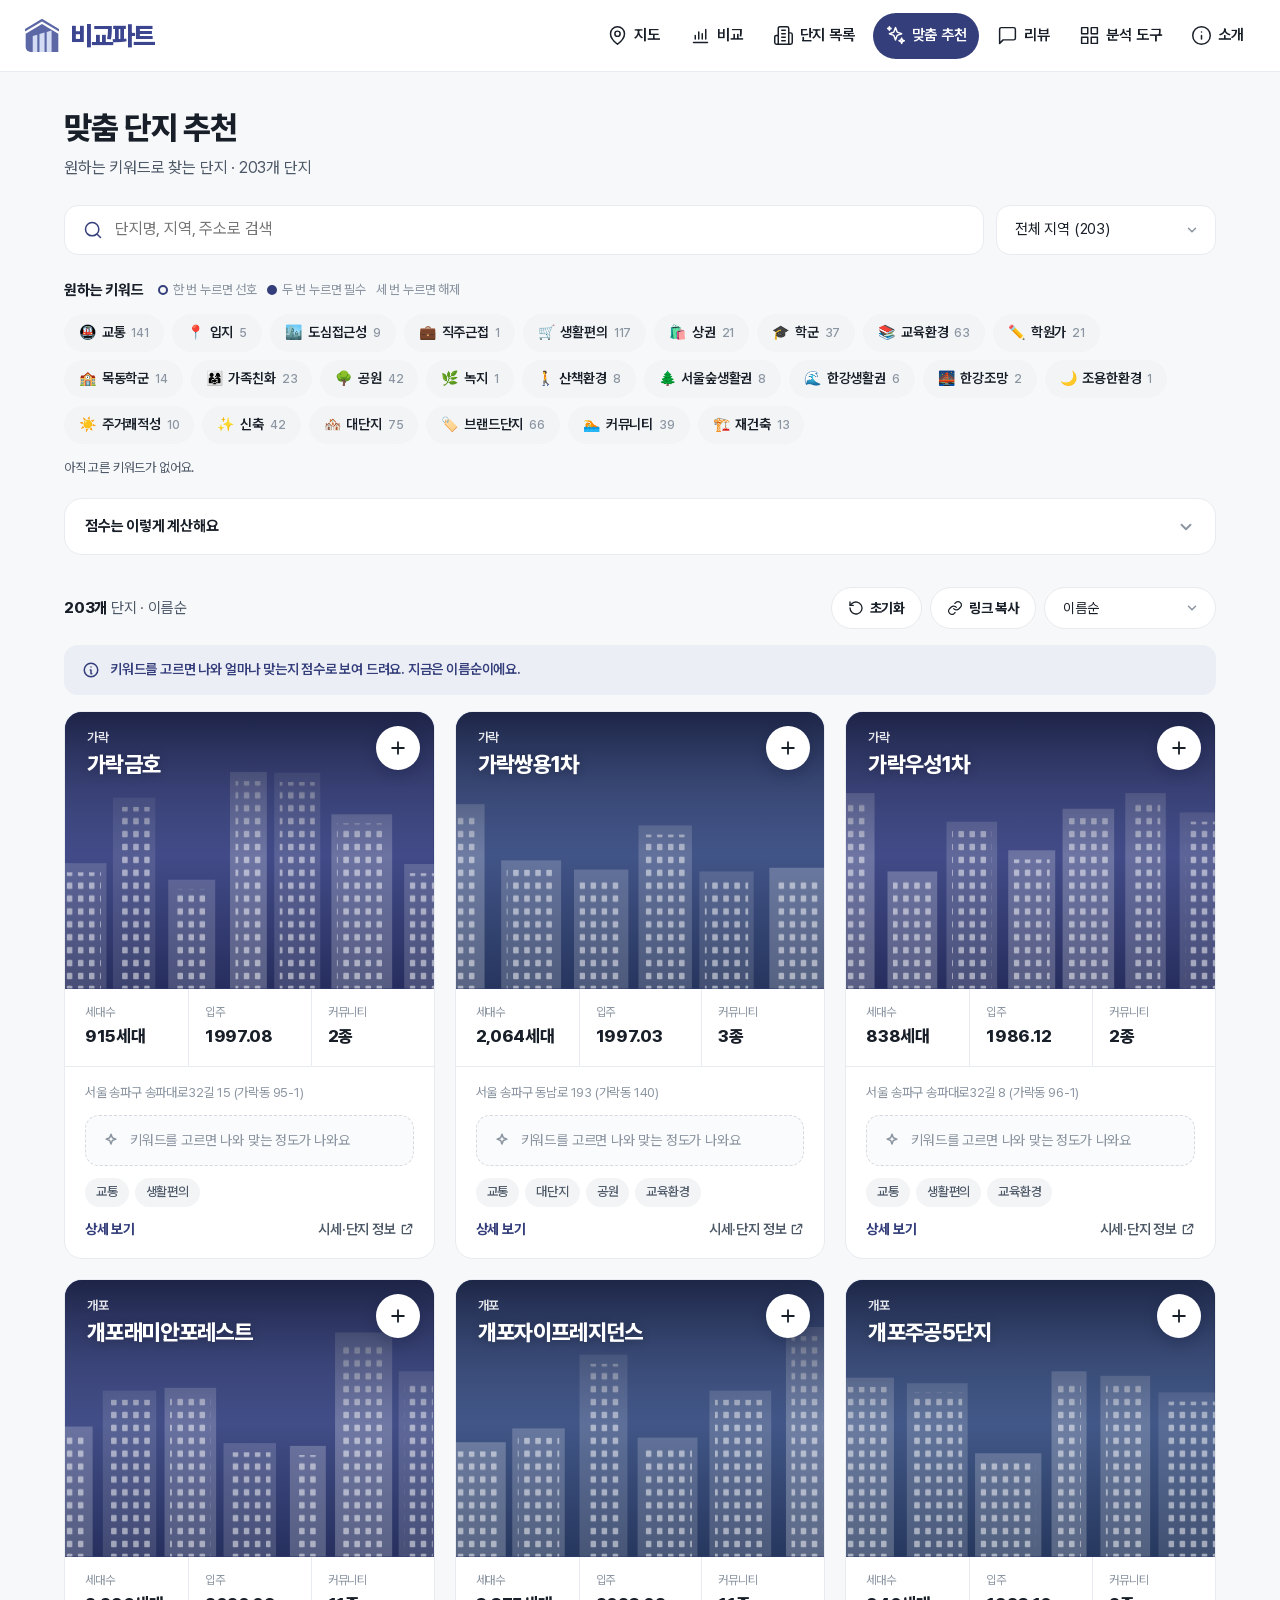
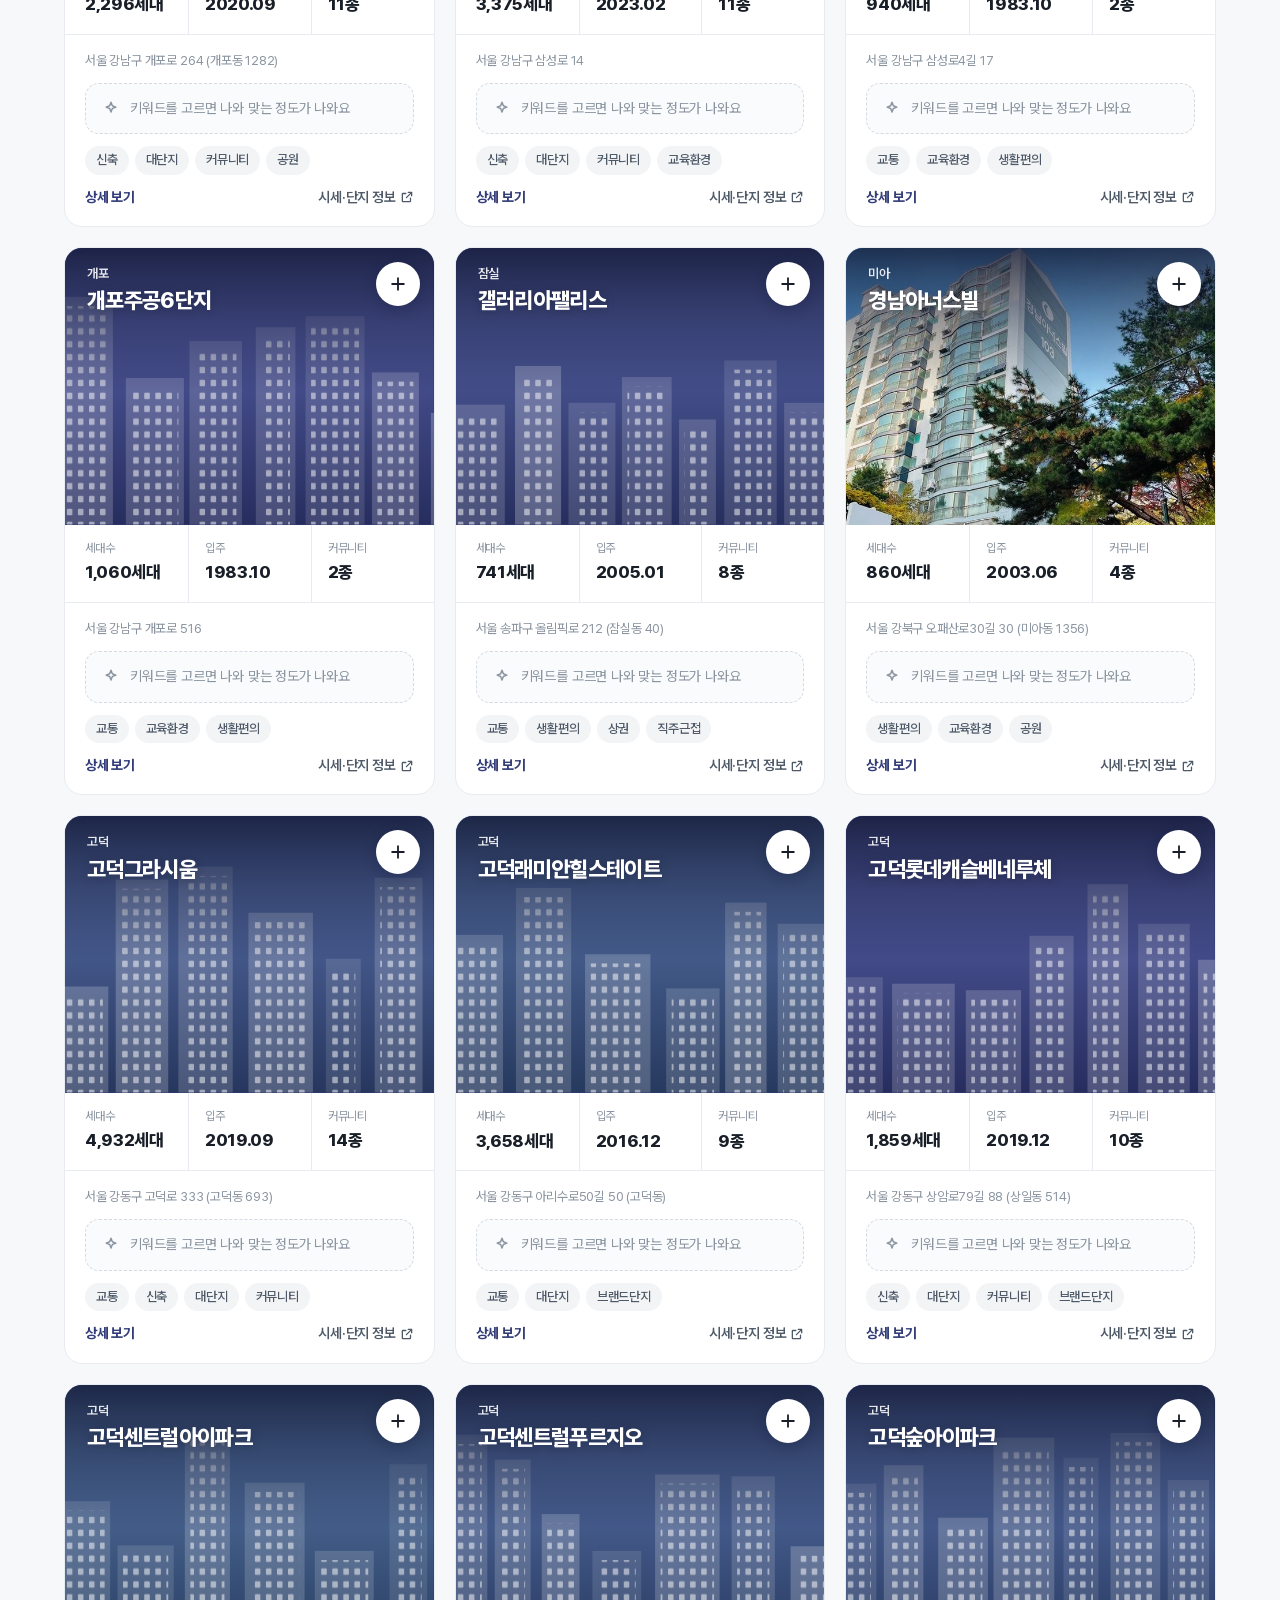
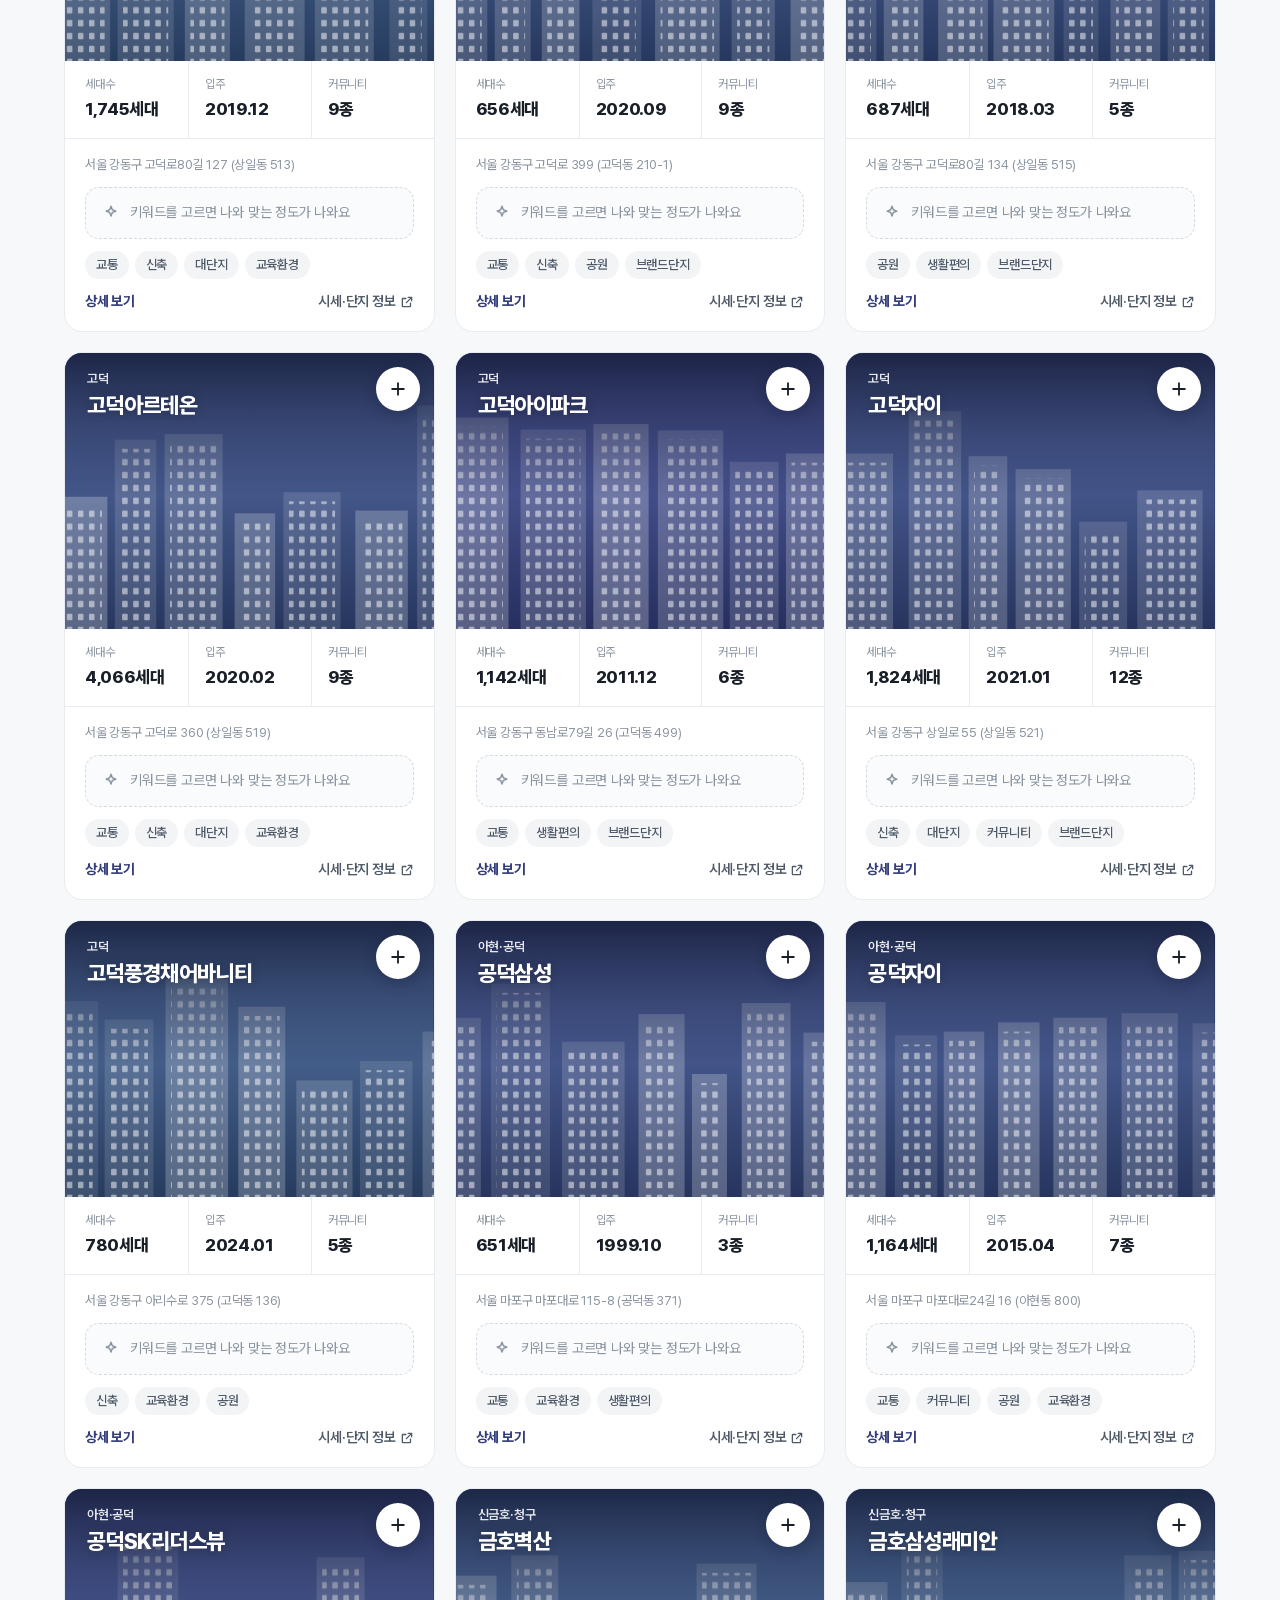
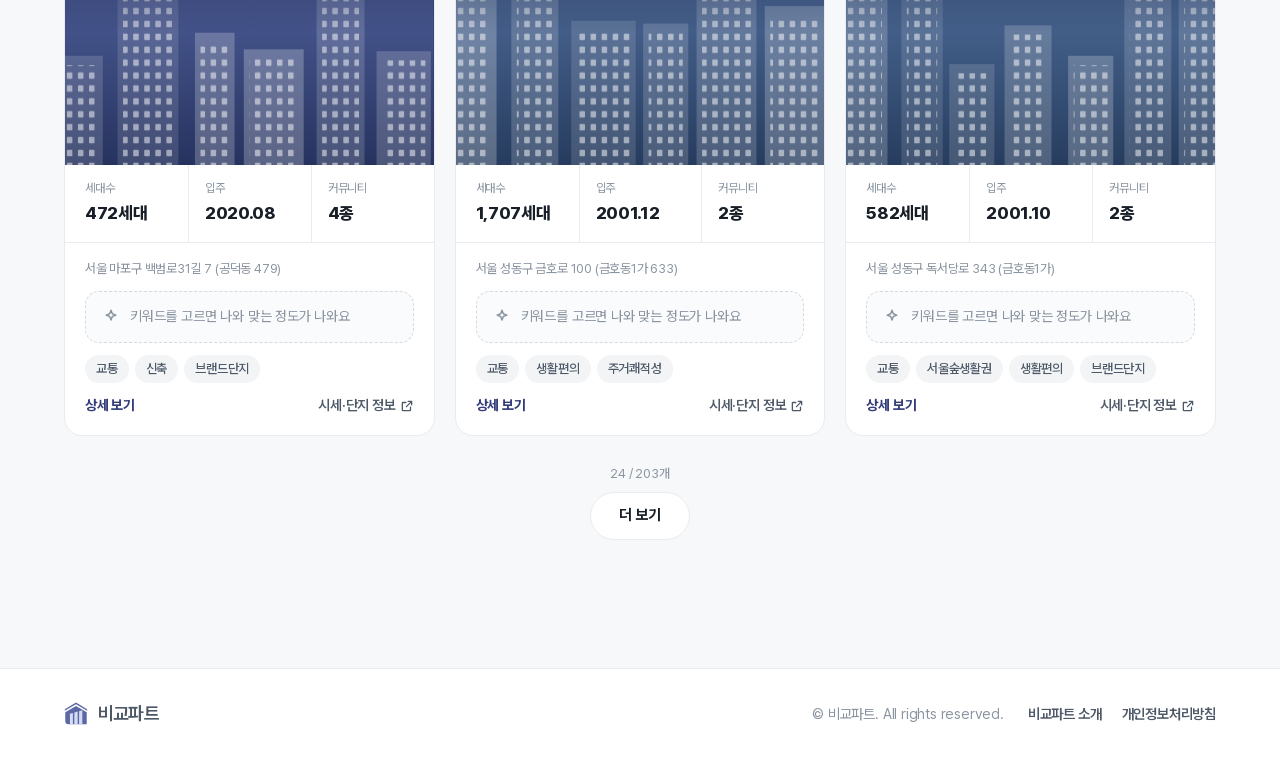
<file: docs/value.html>
<!doctype html>
<!-- Generated by tools/build_pages.py from index.html — edit index.html, not this file. -->
<html lang="ko">
<head>
<meta charset="utf-8">
<meta name="viewport" content="width=device-width, initial-scale=1, viewport-fit=cover">
<meta name="theme-color" content="#ffffff">
<meta name="description" content="서울 아파트 단지를 커뮤니티 시설, 학군, 병원, 주변 시설, 교통까지 실거주 데이터로 나란히 비교하고 나에게 맞는 단지를 추천받으세요.">
<meta property="og:title" content="비교파트 · 아파트 단지 비교">
<meta property="og:description" content="실거주 데이터로 비교하고, 나에게 맞는 집을 추천받으세요.">
<meta property="og:image" content="https://apartmentcompare.org/images/og.png">
<meta property="og:url" content="https://apartmentcompare.org/">
<link rel="canonical" href="https://apartmentcompare.org/">
<title>맞춤 추천 | 비교파트</title>
<link rel="icon" type="image/svg+xml" href="images/icon.svg">
<link rel="apple-touch-icon" href="images/icon-180.png">
<link rel="manifest" href="manifest.webmanifest">
<link rel="preload" href="fonts/PretendardVariable-subset.woff2" as="font" type="font/woff2" crossorigin>
<link rel="stylesheet" href="css/app.css">
<link rel="stylesheet" href="css/bp.css">
</head>
<body>
<a class="sr-only" href="#view">본문 바로가기</a>
<svg width="0" height="0" style="position:absolute" aria-hidden="true" focusable="false"><defs><pattern id="bp-win" width="12" height="14" patternUnits="userSpaceOnUse"><rect x="2" y="3" width="6" height="7" rx="1" fill="#fff" fill-opacity=".5"/></pattern></defs></svg>

<header class="app-header">
  <a class="brand" href="#/" aria-label="비교파트 홈">
    <svg viewBox="18 4 214 208" aria-hidden="true"><path d="M125 9 226 69v15L125 25 24 84V69Z" fill="#5c68a6"/><path d="M125 40 222 97v109H58a30 30 0 0 1-30-30V97Z" fill="#5c68a6"/><path d="M70 111 97 103v103H70ZM110 99 140 90v116h-30ZM153 87 182 79v127h-29Z" fill="#d3dcf3"/></svg>
    <span>비교파트</span>
  </a>
  <nav class="header-nav" aria-label="주 메뉴" id="header-nav"></nav>
  <button class="icon-btn menu-btn" type="button" aria-label="전체 메뉴 열기" onclick="BP.openDrawer()"><svg class="icon lg" viewBox="0 0 24 24"><path d="M4 6h16M4 12h16M4 18h16"/></svg><b data-compare-count></b></button>
</header>

<main id="view" class="view" tabindex="-1"></main>

<footer class="app-footer">
  <div class="inner">
    <a class="brand foot-brand" href="#/" aria-label="비교파트 홈"><svg viewBox="18 4 214 208" aria-hidden="true"><path d="M125 9 226 69v15L125 25 24 84V69Z" fill="#5c68a6"/><path d="M125 40 222 97v109H58a30 30 0 0 1-30-30V97Z" fill="#5c68a6"/><path d="M70 111 97 103v103H70ZM110 99 140 90v116h-30ZM153 87 182 79v127h-29Z" fill="#d3dcf3"/></svg><span>비교파트</span></a>
    <span>© 비교파트. All rights reserved.</span>
    <nav aria-label="법적 고지">
      <a href="#/about">비교파트 소개</a>
      <a href="privacy.html">개인정보처리방침</a>
    </nav>
  </div>
</footer>

<div class="drawer-backdrop" onclick="BP.closeDrawer()"></div>
<aside class="drawer" aria-label="전체 메뉴">
  <div class="drawer-head">
    <a class="brand" href="#/" aria-label="비교파트 홈" onclick="BP.closeDrawer()"><svg viewBox="18 4 214 208" aria-hidden="true"><path d="M125 9 226 69v15L125 25 24 84V69Z" fill="#5c68a6"/><path d="M125 40 222 97v109H58a30 30 0 0 1-30-30V97Z" fill="#5c68a6"/><path d="M70 111 97 103v103H70ZM110 99 140 90v116h-30ZM153 87 182 79v127h-29Z" fill="#d3dcf3"/></svg><span>비교파트</span></a>
    <button class="icon-btn" type="button" aria-label="메뉴 닫기" onclick="BP.closeDrawer()"><svg class="icon" viewBox="0 0 24 24"><path d="M18 6 6 18M6 6l12 12"/></svg></button>
  </div>
  <form class="drawer-search" role="search" onsubmit="event.preventDefault(); BP.go('#/apartments?q=' + encodeURIComponent(this.q.value)); BP.closeDrawer();">
    <label class="sr-only" for="drawer-q">아파트 검색</label>
    <svg class="icon" viewBox="0 0 24 24" aria-hidden="true"><path d="M11 19a8 8 0 1 0 0-16 8 8 0 0 0 0 16zM21 21l-4.3-4.3"/></svg>
    <input id="drawer-q" name="q" type="search" placeholder="단지명 또는 주소 검색" autocomplete="off">
  </form>
  <ul class="menu-list" id="drawer-menu"></ul>
  <div class="drawer-foot">
    <a href="privacy.html">개인정보처리방침</a>
    <span>© 비교파트</span>
  </div>
</aside>

<div class="tray" id="tray">
  <div class="tray-in" role="region" aria-label="비교함">
    <p class="tray-names"></p>
    <button class="tray-clear" type="button" onclick="BP.compare.clear()">비우기</button>
    <a class="tray-go" href="#/compare">비교하기</a>
  </div>
</div>
<div class="toast" id="toast" role="status" aria-live="polite"></div>

<nav class="tabbar" aria-label="하단 메뉴">
  <a href="#/" data-nav="home"><svg class="icon" viewBox="0 0 24 24"><path d="M20 10c0 6-8 12-8 12s-8-6-8-12a8 8 0 0 1 16 0ZM12 13a3 3 0 1 0 0-6 3 3 0 0 0 0 6z"/></svg>지도</a>
  <a href="#/apartments" data-nav="apartments apt"><svg class="icon" viewBox="0 0 24 24"><path d="M6 22V4a2 2 0 0 1 2-2h8a2 2 0 0 1 2 2v18ZM6 12H4a2 2 0 0 0-2 2v6a2 2 0 0 0 2 2h2M18 9h2a2 2 0 0 1 2 2v9a2 2 0 0 1-2 2h-2M10 6h4M10 10h4M10 14h4M10 18h4"/></svg>단지 목록</a>
  <a href="#/compare" data-nav="compare"><svg class="icon" viewBox="0 0 24 24"><path d="M4 20h16M6 16v-4M10 16V8M14 16v-6M18 16V5"/></svg>비교<span class="badge" data-compare-count></span></a>
  <a href="#/recommend" data-nav="recommend value"><svg class="icon" viewBox="0 0 24 24"><path d="M12 3l1.9 5.1L19 10l-5.1 1.9L12 17l-1.9-5.1L5 10l5.1-1.9ZM19 15l.8 2.2L22 18l-2.2.8L19 21l-.8-2.2L16 18l2.2-.8ZM5 2l.6 1.4L7 4l-1.4.6L5 6l-.6-1.4L3 4l1.4-.6Z"/></svg>맞춤 추천</a>
  <button type="button" onclick="BP.openDrawer()" data-nav="reviews tools school commute rebuild safety about"><svg class="icon" viewBox="0 0 24 24"><path d="M4 6h16M4 12h16M4 18h16"/></svg>더보기</button>
</nav>

<script src="js/config.js"></script>
<script src="js/data/apartments.js"></script>
<script src="js/core.js"></script>
<script src="js/pages/home.js"></script>
<script src="js/pages/apartments.js"></script>
<script src="js/pages/compare.js"></script>
<script src="js/pages/tools.js"></script>
<script src="js/pages/school.js"></script>
<script src="js/pages/value.js"></script>
<script src="js/pages/commute.js"></script>
<script src="js/pages/rebuild.js"></script>
<script src="js/pages/safety.js"></script>
<script src="js/pages/about.js"></script>
<script src="js/main.js"></script>
</body>
</html>
</file>
<file: docs/css/app.css>
/* ==========================================================================
   비교파트 — one stylesheet for the website and the app shells.

   Look: airy white surfaces on a soft grey ground, a slate-indigo brand taken
   from the logo, and deep indigo pills for whatever is active (nav, chips,
   map bubbles). Rounded, friendly, lots of breathing room.
   ========================================================================== */

@font-face {
  font-family: "Pretendard Variable";
  font-weight: 45 920;
  font-style: normal;
  font-display: swap;
  src: url("../fonts/PretendardVariable-subset.woff2") format("woff2-variations"),
       url("../fonts/PretendardVariable-subset.woff2") format("woff2");
}

:root {
  /* colour — slate indigo from the logo */
  --navy: #343E7A;
  --navy-2: #272f5f;
  --brand: #5c68a6;
  --brand-light: #d3dcf3;
  --blue: #343E7A;
  --blue-ink: #272f5f;
  --sky: #eceef6;
  --sky-line: #d9dcec;
  --paper: #f7f8fa;
  --white: #ffffff;
  --ink: #191f28;
  --ink-2: #4e5968;
  --muted: #8b95a1;
  --line: #e8ebef;
  --line-soft: #f0f2f4;
  --chip: #f2f4f6;
  --on-navy: #ffffff;
  --on-navy-2: rgba(255, 255, 255, .7);
  --on-navy-line: rgba(255, 255, 255, .18);

  --good: #12a16b;  --good-wash: #e3f5ec;
  --ok: #4c5bb5;    --ok-wash: #e9ebf8;
  --warn: #c58a16;  --warn-wash: #fbf0d9;
  --bad: #d4566c;   --bad-wash: #fbe6ea;
  --pink: #b72f96;  --pink-wash: #fbe8f6;
  --green: #2d8a43; --green-wash: #e5f4e8;

  /* type */
  --font: "Pretendard Variable", Pretendard, -apple-system, BlinkMacSystemFont, "Apple SD Gothic Neo", "Noto Sans KR", "Malgun Gothic", sans-serif;
  --fs-lg: 1.125rem;
  --fs-2xl: clamp(1.75rem, 3.6vw, 2.5rem);
  --fs-3xl: clamp(2.1rem, 5vw, 3.4rem);

  /* shape */
  --r-xl: 18px;
  --r-lg: 16px;
  --r-md: 14px;
  --r-sm: 11px;
  --float: 0 12px 36px rgba(23, 28, 60, .16);

  --header-h: 72px;
  --tabbar-h: 0px;
  --safe-b: env(safe-area-inset-bottom, 0px);
  --safe-t: env(safe-area-inset-top, 0px);
  --gutter-l: max(24px, env(safe-area-inset-left, 0px));
  --gutter-r: max(24px, env(safe-area-inset-right, 0px));

  color-scheme: light;
}

* { box-sizing: border-box; }
html { -webkit-text-size-adjust: 100%; }
body {
  margin: 0;
  min-width: 320px;
  background: var(--paper);
  color: var(--ink);
  font-family: var(--font);
  font-size: 16px;
  line-height: 1.6;
  letter-spacing: -0.012em;
  word-break: keep-all;
  overflow-wrap: break-word;
  -webkit-font-smoothing: antialiased;
}
h1, h2, h3 { text-wrap: balance; }
img { max-width: 100%; display: block; }
a { color: inherit; }
button, input, select, textarea { font: inherit; color: inherit; letter-spacing: inherit; }
button { cursor: pointer; }
button, a { -webkit-tap-highlight-color: transparent; }
:focus-visible { outline: 3px solid rgba(61, 74, 154, .35); outline-offset: 2px; border-radius: 6px; }
[tabindex="-1"]:focus { outline: none; }
.num, .tnum { font-variant-numeric: tabular-nums; }
.sr-only { position: absolute; width: 1px; height: 1px; padding: 0; margin: -1px; overflow: hidden; clip: rect(0 0 0 0); white-space: nowrap; border: 0; }
[hidden] { display: none !important; }

.icon { width: 20px; height: 20px; flex: 0 0 auto; fill: none; stroke: currentColor; stroke-width: 1.8; stroke-linecap: round; stroke-linejoin: round; }
.icon.sm { width: 16px; height: 16px; }
.icon.lg { width: 24px; height: 24px; }

/* ---------- Header ---------- */
.app-header {
  position: sticky; top: 0; z-index: 40;
  height: calc(var(--header-h) + var(--safe-t));
  padding: var(--safe-t) var(--gutter-r) 0 var(--gutter-l);
  display: flex; align-items: center; gap: 18px;
  background: var(--white);
  color: var(--ink);
  border-bottom: 1px solid var(--line);
}
.brand { display: inline-flex; align-items: center; gap: 10px; text-decoration: none; color: #3b4590; font-weight: 850; font-size: 1.62rem; letter-spacing: -0.045em; }
.brand svg { width: 36px; height: 35px; }
.header-nav { display: flex; align-items: center; gap: 6px; margin-left: auto; }
.header-nav a { position: relative; display: inline-flex; align-items: center; gap: 8px; height: 46px; padding: 0 18px; border-radius: 999px; text-decoration: none; color: var(--ink); font-weight: 600; font-size: 1.02rem; transition: background .15s ease, color .15s ease; }
.header-nav a .icon { width: 21px; height: 21px; stroke-width: 1.7; }
.header-nav a:hover { background: var(--paper); }
.header-nav a.is-active { background: var(--navy); color: #fff; }
.nav-count { min-width: 20px; height: 20px; padding: 0 6px; display: inline-grid; place-items: center; border-radius: 999px; background: var(--brand); color: #fff; font-size: .72rem; font-weight: 800; }
.header-nav a.is-active .nav-count { background: #fff; color: var(--navy); }
.nav-count:empty { display: none; }
.app-header .menu-btn { display: none; position: relative; margin-left: auto; }
.menu-btn b { position: absolute; top: 2px; right: 2px; min-width: 18px; height: 18px; padding: 0 5px; display: grid; place-items: center; border-radius: 999px; background: var(--navy); color: #fff; font-size: .66rem; }
.menu-btn b:empty { display: none; }
.icon-btn { width: 42px; height: 42px; display: grid; place-items: center; border: 0; border-radius: 12px; background: transparent; color: var(--ink); }
.icon-btn:hover { background: var(--paper); }
.est { display: inline-flex; align-items: center; margin-left: 6px; padding: 1px 7px; border-radius: 999px; background: var(--paper); color: var(--muted); font-size: .68rem; font-weight: 700; vertical-align: 2px; letter-spacing: 0; white-space: nowrap; }

/* ---------- Drawer ---------- */
.drawer-backdrop { position: fixed; inset: 0; z-index: 80; background: rgba(23, 28, 60, .32); opacity: 0; pointer-events: none; transition: opacity .2s ease; }
.drawer { position: fixed; top: 0; right: 0; bottom: 0; z-index: 81; width: min(340px, 88vw); padding: calc(var(--safe-t) + 18px) max(18px, env(safe-area-inset-right, 0px)) calc(var(--safe-b) + 18px) 18px; background: var(--white); color: var(--ink); transform: translateX(100%); transition: transform .24s ease; overflow-y: auto; display: flex; flex-direction: column; visibility: hidden; }
.drawer-open .drawer { box-shadow: -12px 0 40px rgba(23, 28, 60, .12); visibility: visible; }
.drawer-open .drawer { transform: none; }
.drawer-open .drawer-backdrop { opacity: 1; pointer-events: auto; }
.drawer-head { display: flex; align-items: center; justify-content: space-between; margin: 0 0 12px 4px; }
.drawer .brand { font-size: 1.3rem; }
.drawer .brand svg { width: 30px; height: 29px; }
.menu-list { list-style: none; margin: 0; padding: 0; display: flex; flex-direction: column; gap: 2px; }
.menu-list a { display: flex; align-items: center; gap: 12px; padding: 9px 10px; border-radius: 14px; text-decoration: none; font-weight: 650; color: var(--ink); }
.menu-list a .icon-tile { width: 36px; height: 36px; display: grid; place-items: center; border-radius: 11px; background: var(--chip); color: var(--navy); }
.menu-list a:hover { background: var(--paper); }
.menu-list a.is-active { background: var(--sky); }
.menu-list a.is-active .icon-tile { background: var(--navy); color: #fff; }
.drawer-foot { margin-top: auto; padding: 18px 10px 0; color: var(--muted); font-size: .82rem; display: flex; flex-direction: column; gap: 6px; }
.drawer-foot a { color: var(--ink-2); }
.drawer-search { position: relative; margin: 6px 0 16px; }
.drawer-search .icon { position: absolute; left: 14px; top: 50%; transform: translateY(-50%); color: var(--muted); }
.drawer-search input { width: 100%; height: 48px; padding: 0 14px 0 44px; border: 0; border-radius: 14px; background: var(--chip); color: var(--ink); outline: 0; }
.drawer-search input:focus { box-shadow: 0 0 0 2px var(--brand); }
.menu-count { margin-left: auto; min-width: 22px; height: 22px; padding: 0 6px; display: grid; place-items: center; border-radius: 999px; background: var(--navy); color: #fff; font-size: .74rem; }
.menu-count:empty { display: none; }

.tabbar { display: none; }

/* ---------- Layout ---------- */
.view { min-height: calc(100vh - 160px); }

.page { width: min(1200px, 100%); margin: 0 auto; padding: 36px var(--gutter-r) 100px var(--gutter-l); }
.page.narrow { width: min(900px, 100%); }
.page-head { display: flex; align-items: flex-end; justify-content: space-between; gap: 20px; margin-bottom: 28px; flex-wrap: wrap; }
.page-head > div { min-width: 0; }
.page-head h1 { margin: 0; font-size: 32px; line-height: 1.25; letter-spacing: -0.035em; font-weight: 800; }
.page-head p { margin: 8px 0 0; color: var(--ink-2); max-width: 64ch; font-size: 16px; }
.back-link { display: inline-flex; align-items: center; gap: 6px; margin-bottom: 18px; color: var(--muted); text-decoration: none; font-size: .9rem; font-weight: 600; border: 0; background: none; padding: 4px 0; }
.back-link:hover { color: var(--blue); }

.panel { background: var(--white); border: 1px solid var(--line); border-radius: var(--r-xl); padding: 28px; box-shadow: 0 1px 2px rgba(23, 28, 60, .03); }
.panel-title { display: flex; align-items: center; gap: 10px; margin: 0 0 18px; padding-bottom: 14px; border-bottom: 1px solid var(--line-soft); font-size: var(--fs-lg); font-weight: 760; letter-spacing: -0.025em; }
.muted { color: var(--muted); }
.hint { color: var(--muted); font-size: .875rem; }
.hint a { color: var(--blue); font-weight: 650; text-decoration: none; }
.hint a:hover { text-decoration: underline; }
.empty { padding: 56px 20px; text-align: center; color: var(--muted); }
.empty strong { display: block; color: var(--ink); font-size: 1.08rem; margin-bottom: 6px; }

.app-footer { background: var(--white); color: var(--muted); font-size: .9rem; border-top: 1px solid var(--line); }
.app-footer .inner { width: min(1200px, 100%); margin: 0 auto; padding: 30px var(--gutter-r) calc(30px + var(--safe-b)) var(--gutter-l); display: flex; flex-wrap: wrap; gap: 10px 24px; justify-content: space-between; align-items: center; }
.app-footer .foot-brand { font-size: 1.15rem; margin-right: auto; }
.app-footer .foot-brand svg { width: 24px; height: 23px; }
.app-footer a { color: var(--ink-2); text-decoration: none; font-weight: 600; }
.app-footer a:hover { text-decoration: underline; }
.app-footer nav { display: flex; gap: 20px; }

/* ---------- Buttons & controls ---------- */
.btn { display: inline-flex; align-items: center; justify-content: center; gap: 6px; min-height: 42px; padding: 0 18px; border-radius: 999px; font-size: .9rem; border: 1px solid transparent; font-weight: 700; text-decoration: none; white-space: nowrap; transition: background .15s ease, border-color .15s ease, color .15s ease; }
.btn-primary { background: var(--navy); color: #fff; }
.btn-primary:hover { background: var(--navy-2); }
.btn-primary:disabled { background: #e2e5eb; color: #a3aab8; cursor: not-allowed; }
.btn-ghost { background: var(--white); border-color: var(--line); color: var(--ink); }
.btn-ghost:hover { border-color: var(--ink-2); }
.btn-soft { background: var(--sky); color: var(--navy); }
.btn-soft:hover { background: #e2e5f6; }
.btn-soft.is-on { background: var(--navy); color: #fff; }
.btn-sm { min-height: 38px; padding: 0 16px; font-size: .88rem; }
.btn-block { width: 100%; }

.field { display: flex; flex-direction: column; gap: 7px; }
.field > span { font-weight: 700; font-size: .92rem; }
.input, .select, .textarea { width: 100%; min-height: 48px; padding: 11px 16px; border: 1px solid var(--line); border-radius: 14px; background: var(--white); outline: 0; }
.select { appearance: none; -webkit-appearance: none; padding-right: 40px; background-image: url("data:image/svg+xml,%3Csvg xmlns='http://www.w3.org/2000/svg' width='16' height='16' viewBox='0 0 24 24' fill='none' stroke='%237C859B' stroke-width='2'%3E%3Cpath d='M6 9l6 6 6-6'/%3E%3C/svg%3E"); background-repeat: no-repeat; background-position: right 14px center; }
.input:focus, .select:focus, .textarea:focus { border-color: var(--blue); box-shadow: 0 0 0 3px rgba(61, 74, 154, .12); }
.textarea { resize: vertical; min-height: 130px; }
.search-box { position: relative; display: block; }
.search-box .icon { position: absolute; left: 18px; top: 50%; width: 20px; height: 20px; transform: translateY(-50%); color: var(--navy); stroke-width: 2; }
.search-box .input { min-height: 50px; padding-left: 50px; border: 1px solid var(--line); border-radius: 14px; background: var(--white); font-size: 1rem; }
.search-box .input::placeholder { color: #8b90a3; }
.search-box .input:focus { border-color: var(--navy); box-shadow: none; }

.chip-row { display: flex; flex-wrap: wrap; gap: 8px; }
.chip { display: inline-flex; align-items: center; gap: 6px; min-height: 38px; padding: 0 15px; border-radius: 999px; border: 1.5px solid transparent; background: var(--chip); color: var(--ink); font-size: .9rem; font-weight: 600; text-decoration: none; transition: background .12s ease, color .12s ease; }
.chip:hover { background: #e9ecf0; }
.chip.is-on { background: var(--sky); border-color: var(--navy); color: var(--navy); }
.chip .emo { font-size: 1.05em; line-height: 1; }
.chip small { color: var(--muted); font-size: .78em; font-weight: 650; }
.chip.is-on small { color: var(--navy); opacity: .7; }
.tag { display: inline-flex; align-items: center; min-height: 28px; padding: 0 11px; border-radius: 999px; font-size: .8rem; font-weight: 650; background: var(--paper); color: var(--ink-2); }
.tag.blue { background: var(--sky); color: var(--navy); }
.tag.pink { background: var(--pink-wash); color: var(--pink); }
.tag.green { background: var(--green-wash); color: var(--green); }
.tag.off { background: transparent; color: #a6adbb; box-shadow: inset 0 0 0 1px var(--line); }

/* ---------- Score medallion (brand motif kept from the original site) ---------- */
.medal { --size: 76px; width: var(--size); height: var(--size); flex: 0 0 auto; border-radius: 50%; display: grid; place-items: center; background: var(--navy); color: #fff; font-weight: 800; font-size: calc(var(--size) * .4); letter-spacing: -0.04em; font-variant-numeric: tabular-nums; box-shadow: inset 0 0 0 4px rgba(255, 255, 255, .18); }
.medal.sm { --size: 54px; }
.medal.lg { --size: 96px; }
.medal.muted { background: #c5ccda; }

/* ---------- Photos ---------- */
.photo { position: relative; aspect-ratio: 4 / 3; max-width: 100%; overflow: hidden; background: var(--sky); }
.photo img { width: 100%; height: 100%; object-fit: cover; }
.photo-ph { position: absolute; inset: 0; background: var(--sky); }
.photo-ph svg { position: absolute; inset: 0; width: 100%; height: 100%; }

/* ---------- Apartment cards ---------- */
.apt-grid { display: grid; grid-template-columns: repeat(3, minmax(0, 1fr)); gap: 20px; }
.apt-card { position: relative; background: var(--white); border: 1px solid var(--line); border-radius: var(--r-lg); overflow: hidden; display: flex; flex-direction: column; transition: border-color .15s ease; }
.apt-card:hover { border-color: var(--sky-line); }
.apt-card > a { text-decoration: none; color: inherit; display: flex; flex-direction: column; flex: 1; }
.apt-card .photo img { transition: transform .4s ease; }
.apt-card:hover .photo img { transform: scale(1.035); }
.apt-card .photo::after { content: ""; position: absolute; inset: 45% 0 0; background: linear-gradient(180deg, rgba(23, 28, 60, 0), rgba(23, 28, 60, .78)); pointer-events: none; }
.apt-card .over { position: absolute; left: 18px; right: 18px; bottom: 14px; z-index: 1; color: #fff; }
.apt-card .over small { display: block; font-size: .78rem; font-weight: 650; color: rgba(255, 255, 255, .78); }
.apt-card h3 { margin: 2px 0 0; font-size: 1.28rem; line-height: 1.25; letter-spacing: -0.035em; font-weight: 780; text-shadow: 0 1px 8px rgba(23, 28, 60, .35); }
.apt-card .body { padding: 0 18px; display: flex; flex-direction: column; flex: 1; }
.apt-card .stats { display: grid; grid-template-columns: repeat(3, minmax(0, 1fr)); margin: 0; }
.apt-card .stats div { padding: 14px 0 15px; min-width: 0; }
.apt-card .stats div + div { padding-left: 14px; border-left: 1px solid var(--line-soft); }
.apt-card .stats dt { font-size: .75rem; color: var(--muted); }
.apt-card .stats dd { margin: 2px 0 0; font-weight: 750; font-size: .95rem; font-variant-numeric: tabular-nums; white-space: nowrap; overflow: hidden; text-overflow: ellipsis; }
.apt-card .add-compare { position: absolute; top: 12px; right: 12px; z-index: 2; }
.round-toggle { width: 38px; height: 38px; display: grid; place-items: center; border-radius: 50%; border: 0; background: rgba(255, 255, 255, .95); color: var(--navy); box-shadow: 0 2px 10px rgba(23, 28, 60, .2); }
.round-toggle:hover { background: #fff; color: var(--blue); }
.round-toggle.is-on { background: var(--blue); color: #fff; }
.apt-card .review { margin: 16px 0 18px; color: var(--ink-2); font-size: .95rem; line-height: 1.65; }

.list-toolbar { display: grid; grid-template-columns: minmax(0, 1fr) auto auto; gap: 10px; margin-bottom: 14px; }
.list-toolbar .select { min-width: 160px; }
.filter-strip { margin-bottom: 22px; }
.result-count { margin: 0 0 14px; color: var(--muted); font-size: .92rem; }
.result-count b { color: var(--ink); }

/* ---------- Compare tray & toast ---------- */
.toast { position: fixed; left: 50%; top: calc(var(--safe-t) + 16px); z-index: 90; transform: translate(-50%, -16px); opacity: 0; pointer-events: none; padding: 11px 18px; border-radius: 12px; background: var(--navy); color: #fff; font-size: .9rem; font-weight: 600; box-shadow: var(--float); transition: opacity .2s ease, transform .2s ease; }
.toast.is-visible { opacity: 1; transform: translate(-50%, 0); }

/* ---------- Home ---------- */
.home { display: grid; grid-template-columns: 400px minmax(0, 1fr); height: calc(100vh - var(--header-h) - var(--safe-t)); height: calc(100dvh - var(--header-h) - var(--safe-t)); }
.home > * { min-width: 0; }
.home-side { display: flex; flex-direction: column; padding: 30px 22px 22px max(22px, env(safe-area-inset-left, 0px)); overflow-y: auto; background: var(--white); border-right: 1px solid var(--line); }
.home-side .side-title { margin: 0 0 18px; font-size: 1.12rem; font-weight: 450; color: #6b7088; letter-spacing: -0.02em; }
.side-search { position: relative; }
.search-results { position: absolute; left: 0; right: 0; top: calc(100% + 6px); z-index: 5; max-height: 360px; overflow-y: auto; padding: 6px; background: var(--white); border: 1px solid var(--line); border-radius: 16px; box-shadow: var(--float); }
.sr-item { display: flex; flex-direction: column; align-items: flex-start; width: 100%; padding: 10px 12px; border: 0; border-radius: 11px; background: none; text-align: left; }
.sr-item:hover, .sr-item:focus-visible { background: var(--paper); }
.sr-item b { font-weight: 700; font-size: .95rem; }
.sr-item small { color: var(--muted); font-size: .8rem; }
.sr-empty { margin: 0; padding: 14px; color: var(--muted); font-size: .9rem; }
.home-side h2 { margin: 30px 0 16px; font-size: 1.22rem; color: var(--ink); font-weight: 800; letter-spacing: -0.035em; }
.home-side .chip-row { gap: 10px 8px; }
.home-side .area-chips .chip { min-height: 36px; padding: 0 14px; font-size: .9rem; }
.side-foot { margin-top: auto; padding-top: 26px; display: flex; align-items: center; justify-content: space-between; gap: 12px; color: var(--ink-2); font-size: .92rem; }
.side-foot p { margin: 0; }
.side-foot b { color: var(--navy); font-weight: 800; }
.home-map { position: relative; min-height: 360px; background: #eef0f5; }
.home-map iframe { position: absolute; inset: 0; width: 100%; height: 100%; border: 0; }
.home-map .map-count { position: absolute; left: 18px; top: 18px; z-index: 2; padding: 10px 16px; border-radius: 999px; background: var(--white); box-shadow: var(--float); font-weight: 600; font-size: .9rem; color: var(--ink-2); }
.home-map .map-count b { color: var(--navy); font-weight: 800; font-variant-numeric: tabular-nums; }
body[data-page="home"] .app-footer { display: none; }
.home-mobile-extra { display: none; }

/* ---------- Detail ---------- */
.detail-hero { position: relative; border-radius: var(--r-xl); overflow: hidden; background: var(--navy); color: #fff; }
.detail-hero .photo { aspect-ratio: auto; height: clamp(300px, 40vw, 460px); }
.detail-hero .photo::after { content: ""; position: absolute; inset: 0; background: linear-gradient(180deg, rgba(23, 28, 60, .05) 30%, rgba(23, 28, 60, .9)); }
.detail-hero .hero-text { position: absolute; left: 0; right: 0; bottom: 0; z-index: 1; padding: 30px 32px; display: flex; align-items: flex-end; justify-content: space-between; gap: 20px; flex-wrap: wrap; }
.detail-hero .hero-text > div { min-width: 0; }
.detail-hero .area { display: inline-block; padding: 4px 11px; border-radius: 999px; background: rgba(255, 255, 255, .18); font-size: .8rem; font-weight: 700; backdrop-filter: blur(6px); }
.detail-hero h1 { margin: 10px 0 4px; font-size: var(--fs-3xl); line-height: 1.08; letter-spacing: -0.055em; font-weight: 840; }
.detail-hero .sub { margin: 0; color: rgba(255, 255, 255, .78); }
.detail-actions { display: flex; gap: 8px; flex-wrap: wrap; }
.detail-hero .btn-ghost { background: rgba(255, 255, 255, .12); border-color: rgba(255, 255, 255, .3); color: #fff; backdrop-filter: blur(6px); }
.detail-hero .btn-ghost:hover { background: rgba(255, 255, 255, .22); }
.detail-hero .btn-soft { background: #fff; color: var(--blue); }
.detail-hero .btn-soft.is-on { background: var(--blue); color: #fff; }

.keyfacts { display: grid; grid-template-columns: repeat(4, minmax(0, 1fr)); margin: 16px 0 0; background: var(--white); border: 1px solid var(--line); border-radius: var(--r-lg); }
.keyfacts div { padding: 20px 24px; min-width: 0; }
.keyfacts div + div { border-left: 1px solid var(--line-soft); }
.keyfacts dt { font-size: .82rem; color: var(--muted); }
.keyfacts dd { margin: 4px 0 0; font-size: 1.55rem; font-weight: 800; letter-spacing: -0.04em; font-variant-numeric: tabular-nums; line-height: 1.2; }
.keyfacts dd small { font-size: .9rem; font-weight: 650; color: var(--ink-2); margin-left: 2px; letter-spacing: 0; }
.verdict { display: grid; grid-template-columns: auto minmax(0, 1fr); gap: 16px; align-items: start; margin: 16px 0 0; padding: 24px 28px; background: var(--sky); border-radius: var(--r-lg); }
.verdict svg { width: 30px; height: 30px; color: var(--blue); }
.verdict p { margin: 0; font-size: 1.12rem; line-height: 1.65; font-weight: 600; letter-spacing: -0.02em; color: var(--navy); }
.verdict small { display: block; margin-top: 6px; color: var(--ink-2); font-weight: 500; font-size: .84rem; }

.detail-grid { display: grid; grid-template-columns: repeat(2, minmax(0, 1fr)); gap: 16px; margin-top: 16px; }
.detail-grid > * { min-width: 0; }
.detail-grid .span-2 { grid-column: 1 / -1; }
.kv { display: grid; grid-template-columns: 136px minmax(0, 1fr); margin: 0; font-size: .95rem; }
.kv dt, .kv dd { padding: 10px 0; border-bottom: 1px solid var(--line-soft); }
.kv dt:last-of-type, .kv dd:last-of-type { border-bottom: 0; }
.kv dt { color: var(--muted); }
.kv dd { margin: 0; font-weight: 620; font-variant-numeric: tabular-nums; }
.kv dd .sub-list { list-style: none; margin: 0; padding: 0; font-weight: 500; }
.kv-2col { display: grid; grid-template-columns: repeat(2, minmax(0, 1fr)); column-gap: 40px; }
.kv-2col > * { min-width: 0; }
.amenity-grid { display: grid; grid-template-columns: repeat(auto-fill, minmax(120px, 1fr)); gap: 8px; margin-bottom: 20px; }
.amenity { display: flex; align-items: center; gap: 8px; padding: 11px 12px; border-radius: 12px; border: 1px dashed var(--line); font-size: .9rem; font-weight: 620; color: #a6adbb; }
.amenity .dot { width: 8px; height: 8px; border-radius: 50%; background: #cfd4de; flex: 0 0 auto; }
.amenity.yes { border-style: solid; border-color: var(--sky-line); background: var(--sky); color: var(--navy); }
.amenity.yes .dot { background: var(--blue); }
.time-bars { display: flex; flex-direction: column; gap: 13px; }
.time-bar { display: grid; grid-template-columns: 70px minmax(0, 1fr) 50px; gap: 12px; align-items: center; font-size: .92rem; }
.time-bar .track { height: 10px; border-radius: 6px; background: var(--paper); overflow: hidden; }
.time-bar .fill { height: 100%; border-radius: 6px; background: var(--blue); }
.time-bar b { text-align: right; font-variant-numeric: tabular-nums; }
.score-pair { display: grid; grid-template-columns: repeat(2, minmax(0, 1fr)); gap: 16px; }
.score-row { display: flex; align-items: center; gap: 18px; }
.score-row .label { font-size: .86rem; color: var(--muted); }
.score-row .value { font-size: 1.9rem; font-weight: 800; letter-spacing: -0.04em; line-height: 1.15; font-variant-numeric: tabular-nums; }
.score-row .value small { font-size: .95rem; font-weight: 650; color: var(--muted); letter-spacing: 0; }

/* ---------- Compare sheet ---------- */
.compare-picker { display: flex; gap: 12px; flex-wrap: wrap; align-items: center; margin-bottom: 18px; }
.compare-picker .select { width: auto; min-width: 230px; }
.sheet-wrap { overflow-x: auto; -webkit-overflow-scrolling: touch; border-radius: var(--r-lg); background: var(--white); border: 1px solid var(--line); }
.sheet { width: 100%; border-collapse: separate; border-spacing: 0; table-layout: fixed; }
.sheet th, .sheet td { padding: 13px 18px; text-align: left; vertical-align: top; border-bottom: 1px solid var(--line-soft); font-size: .94rem; }
.sheet thead th { background: var(--white); padding-top: 20px; padding-bottom: 18px; border-bottom: 1px solid var(--line); }
.sheet .rowhead { position: sticky; left: 0; z-index: 1; width: 150px; background: var(--white); color: var(--muted); font-weight: 600; font-size: .88rem; }
.sheet thead .rowhead { z-index: 3; }
.sheet .group th { padding-top: 22px; padding-bottom: 9px; background: var(--paper); color: var(--navy); font-size: .86rem; font-weight: 800; border-bottom: 1px solid var(--line-soft); }
.sheet .group th.rowhead { background: var(--paper); }
.sheet .apt-head { display: flex; flex-direction: column; gap: 10px; }
.sheet .apt-head .photo { width: 100%; max-width: 240px; aspect-ratio: 3 / 2; border-radius: 12px; }
.sheet .apt-head a { color: var(--ink); text-decoration: none; font-weight: 780; font-size: 1.06rem; letter-spacing: -0.03em; line-height: 1.3; }
.sheet .apt-head a:hover { color: var(--blue); }
.sheet .apt-head .remove { align-self: flex-start; border: 0; background: none; color: var(--muted); font-size: .82rem; padding: 0; display: inline-flex; align-items: center; gap: 4px; }
.sheet .apt-head .remove:hover { color: var(--bad); }
.sheet td.best { position: relative; background: var(--sky); color: var(--blue-ink); font-weight: 800; }
.sheet td.best::before { content: ""; position: absolute; left: 0; top: 0; bottom: 0; width: 3px; background: var(--blue); }
.sheet td.na { color: #b5bbc7; }
.sheet .ox-yes { color: var(--navy); font-weight: 750; }
.sheet .ox-no { color: #b5bbc7; }
.legend { display: flex; gap: 10px; align-items: center; margin-top: 14px; color: var(--muted); font-size: .86rem; }
.legend i { width: 18px; height: 18px; flex: 0 0 auto; border-radius: 5px; background: var(--sky); box-shadow: inset 3px 0 0 var(--blue); }

/* ---------- Tool hub ---------- */
.tool-grid { display: grid; grid-template-columns: repeat(3, minmax(0, 1fr)); gap: 16px; }
.tool-card { display: flex; flex-direction: column; gap: 12px; padding: 26px; border-radius: var(--r-lg); background: var(--white); border: 1px solid var(--line); text-decoration: none; color: inherit; transition: border-color .15s ease; }
.tool-card:hover { border-color: var(--blue); }
.tool-card .icon-tile { width: 48px; height: 48px; display: grid; place-items: center; border-radius: 14px; background: var(--navy); color: #fff; transition: background .15s ease; }
.tool-card:hover .icon-tile { background: var(--blue); }
.tool-card h3 { margin: 8px 0 0; font-size: 1.18rem; letter-spacing: -0.03em; }
.tool-card p { margin: 0; color: var(--ink-2); font-size: .93rem; }

/* ---------- School / rebuild columns ---------- */
.cols { display: grid; grid-template-columns: repeat(var(--n, 2), minmax(0, 1fr)); gap: 16px; align-items: start; }
.cols > * { min-width: 0; }
.col { display: flex; flex-direction: column; gap: 12px; }
.col-head { position: relative; display: flex; flex-direction: column; gap: 18px; background: var(--navy); border-color: var(--navy); color: #fff; }
.col-head h2 { margin: 0; font-size: 1.3rem; letter-spacing: -0.035em; padding-right: 36px; }
.col-head h2 a { text-decoration: none; }
.col-head h2 a:hover { text-decoration: underline; }
.col-head .x { position: absolute; top: 14px; right: 14px; color: #fff; }
.col-head .x:hover { background: var(--navy-2); }
.col-head .score-row .label, .col-head .grade-note { color: var(--on-navy-2); }
.col-head .medal { box-shadow: inset 0 0 0 4px rgba(255, 255, 255, .2), 0 0 0 6px rgba(61, 74, 154, .25); }
.col-head .tag.pink, .col-head .tag.green, .col-head .tag.blue { background: rgba(255, 255, 255, .12); color: #fff; }
.school-list { list-style: none; margin: 0; padding: 0; display: flex; flex-direction: column; gap: 14px; }
.school-list li { display: flex; align-items: center; gap: 14px; }
.school-list li > div { min-width: 0; }
.school-list .icon-tile { width: 44px; height: 44px; display: grid; place-items: center; border-radius: 12px; background: var(--sky); color: var(--blue); flex: 0 0 auto; }
.school-list small { display: block; color: var(--muted); font-size: .8rem; font-weight: 700; }
.school-list span { font-weight: 620; }
.academy-list { margin: 0; display: grid; grid-template-columns: minmax(0, 1fr) auto; font-size: .94rem; }
.academy-list dt, .academy-list dd { padding: 9px 0; border-bottom: 1px solid var(--line-soft); }
.academy-list dt:last-of-type, .academy-list dd:last-of-type { border-bottom: 0; }
.academy-list dt { font-weight: 600; padding-right: 12px; }
.academy-list dd { margin: 0; font-weight: 750; font-variant-numeric: tabular-nums; text-align: right; }
.academy-list dd.fast { color: var(--blue); }

.criteria-grid { display: grid; grid-template-columns: repeat(3, minmax(0, 1fr)); gap: 12px; }
.criterion { padding: 20px; border: 1px solid var(--line); border-radius: var(--r-md); background: var(--white); }
.criterion header { display: flex; align-items: center; gap: 10px; margin-bottom: 10px; }
.criterion .icon-tile { width: 36px; height: 36px; display: grid; place-items: center; border-radius: 10px; background: var(--sky); color: var(--blue); }
.criterion h3 { margin: 0; font-size: 1rem; }
.criterion p { margin: 0 0 12px; color: var(--ink-2); font-size: .9rem; }
.scale-list { list-style: none; margin: 0; padding: 0; font-size: .86rem; color: var(--ink-2); display: flex; flex-direction: column; gap: 2px; font-variant-numeric: tabular-nums; }
.scale-list li { display: flex; gap: 10px; padding: 4px 9px; border-radius: 7px; }
.scale-list li b { width: 14px; color: var(--muted); }
.scale-list li.hit { background: var(--navy); color: #fff; font-weight: 700; }
.scale-list li.hit b { color: #c3c9ea; }
.rb-score { display: flex; align-items: baseline; gap: 8px; margin: 2px 0 12px; flex-wrap: wrap; }
.rb-score strong { font-size: 1.9rem; letter-spacing: -0.04em; font-variant-numeric: tabular-nums; }
.rb-score span { color: var(--muted); font-size: .9rem; }
.grade-row { display: flex; align-items: center; gap: 18px; }
.grade-row .grade { font-size: 2rem; font-weight: 820; letter-spacing: -0.04em; }
.grade-row .grade-note { color: var(--muted); font-size: .88rem; }
.salary-box { display: grid; grid-template-columns: minmax(0, 1fr) auto; gap: 14px; align-items: end; padding: 22px; border-radius: var(--r-lg); background: var(--sky); }
.salary-box .input { background: #fff; }
.grade-scale { display: grid; grid-template-columns: repeat(5, minmax(0, 1fr)); gap: 8px; }
.grade-scale div { padding: 14px 8px; border-radius: 12px; background: var(--paper); text-align: center; font-size: .86rem; color: var(--ink-2); font-variant-numeric: tabular-nums; }
.grade-scale b { display: block; font-size: 1.05rem; color: var(--ink); }
.rebuild-hero { text-align: center; padding: 48px 32px 36px; }
.rebuild-hero h1 { margin: 0 auto; max-width: 20ch; font-size: var(--fs-2xl); letter-spacing: -0.045em; line-height: 1.2; }
.rebuild-hero > p { color: var(--ink-2); margin: 14px auto 26px; max-width: 52ch; }

/* ---------- Commute ---------- */
.commute-layout { display: grid; grid-template-columns: repeat(2, minmax(0, 1fr)); gap: 16px; align-items: stretch; }
.commute-layout > .panel:first-child { display: flex; flex-direction: column; }
.commute-rank { margin-top: auto; padding: 26px 20px; border-radius: var(--r-md); background: var(--sky); text-align: center; }
.commute-rank > div { display: flex; flex-direction: column; align-items: center; gap: 2px; }
.commute-rank small { color: var(--ink-2); font-size: .9rem; font-weight: 600; }
.commute-rank strong { font-size: 2.6rem; line-height: 1.1; font-weight: 820; letter-spacing: -0.04em; color: var(--blue); font-variant-numeric: tabular-nums; }
.commute-rank p { margin: 8px auto 0; max-width: 30ch; color: var(--ink-2); font-size: .86rem; }
.commute-layout > * { min-width: 0; }
.dest-row { display: grid; grid-template-columns: 34px minmax(0, 1fr) auto; gap: 12px; align-items: center; padding: 13px 0; border-bottom: 1px solid var(--line-soft); }
.dest-row:last-of-type { border-bottom: 0; }
.dest-chip { width: 34px; height: 34px; border-radius: 10px; display: grid; place-items: center; font-weight: 800; font-size: .85rem; }
.dest-row .val { font-weight: 800; font-size: 1.15rem; font-variant-numeric: tabular-nums; }
.dest-row .val small { font-weight: 500; color: var(--muted); font-size: .85rem; margin-left: 2px; }
.stress-panel { background: var(--navy); border-color: var(--navy); color: #fff; }
.stress-panel .hint, .stress-panel .stress-num span { color: var(--on-navy-2); }
.stress-head { display: flex; justify-content: space-between; align-items: flex-start; gap: 16px; }
.stress-num { display: flex; align-items: baseline; gap: 6px; margin: 6px 0 4px; }
.stress-num strong { font-size: 4rem; line-height: 1; font-weight: 820; letter-spacing: -0.06em; font-variant-numeric: tabular-nums; }
.grade-badge { min-width: 80px; padding: 10px 16px; border-radius: 16px; text-align: center; }
.grade-badge small { display: block; font-size: .72rem; font-weight: 700; color: var(--ink-2); }
.grade-badge b { display: block; font-size: 2.5rem; line-height: 1.1; font-weight: 820; }
.scale { position: relative; margin: 22px 0 8px; }
.scale-bar { display: flex; height: 8px; border-radius: 6px; overflow: hidden; gap: 2px; }
.scale-bar span { flex: 1; }
.scale-tick { position: absolute; top: -5px; width: 4px; height: 18px; border-radius: 2px; background: #fff; box-shadow: 0 0 0 2px var(--navy); transform: translateX(-2px); transition: left .3s ease; }
.scale-labels { display: flex; justify-content: space-between; font-size: .75rem; color: var(--on-navy-2); margin-bottom: 20px; }
.equation { display: flex; align-items: center; gap: 8px; padding: 16px 10px; border-radius: 14px; background: var(--navy-2); margin-bottom: 22px; }
.equation > div { flex: 1; text-align: center; min-width: 0; }
.equation small { display: block; font-size: .75rem; color: var(--on-navy-2); margin-bottom: 4px; }
.equation b { font-size: 1.12rem; font-variant-numeric: tabular-nums; }
.equation .total b { color: #c3c9ea; }
.equation .op { flex: 0 0 auto; color: var(--on-navy-2); font-weight: 700; }
.stress-panel .time-bar .track { background: var(--navy-2); }
.stress-panel .where { font-weight: 700; margin-bottom: 12px; }
.info-box { padding: 13px 15px; border-radius: 12px; background: var(--paper); color: var(--muted); font-size: .84rem; line-height: 1.65; }
.stress-panel .info-box { background: transparent; border: 1px solid var(--on-navy-line); color: var(--on-navy-2); }
.rank-list { list-style: none; margin: 0; padding: 0; display: flex; flex-direction: column; gap: 2px; }
.rank-list button { width: 100%; display: grid; grid-template-columns: 26px minmax(0, 1fr) 140px 58px 28px; gap: 12px; align-items: center; padding: 10px; border: 0; border-radius: 10px; background: transparent; text-align: left; font-size: .93rem; }
.rank-list button:hover { background: var(--paper); }
.rank-list button.is-active { background: var(--sky); }
.rank-list .rank { color: var(--muted); font-variant-numeric: tabular-nums; font-size: .82rem; }
.rank-list .name { font-weight: 640; white-space: nowrap; overflow: hidden; text-overflow: ellipsis; }
.rank-list .bar { height: 8px; border-radius: 5px; background: var(--paper); overflow: hidden; }
.rank-list .bar span { display: block; height: 100%; border-radius: 5px; }
.rank-list .min { text-align: right; font-weight: 760; font-variant-numeric: tabular-nums; }
.rank-list .g { font-weight: 820; text-align: center; }

/* ---------- Value finder ---------- */
.feature-grid { display: grid; grid-template-columns: repeat(3, minmax(0, 1fr)); gap: 10px; }
.feature { position: relative; display: flex; gap: 12px; padding: 16px; border: 1px solid var(--line); border-radius: var(--r-md); cursor: pointer; background: var(--white); transition: border-color .15s ease, background .15s ease; }
.feature:hover { border-color: var(--sky-line); }
.feature input { width: 20px; height: 20px; margin: 1px 0 0; accent-color: var(--blue); flex: 0 0 auto; }
.feature strong { display: block; font-size: .98rem; letter-spacing: -0.02em; }
.feature small { display: block; margin-top: 3px; color: var(--muted); font-size: .85rem; line-height: 1.5; }
.feature:has(input:checked) { border-color: var(--blue); background: var(--sky); }
.value-results { display: grid; grid-template-columns: repeat(2, minmax(0, 1fr)); gap: 16px; }
.value-card { display: flex; flex-direction: column; gap: 18px; }
.value-card header { display: flex; align-items: center; gap: 16px; }
.value-card header > div { min-width: 0; }
.value-card h3 { margin: 0; font-size: 1.35rem; letter-spacing: -0.035em; }
.value-card h3 a { text-decoration: none; }
.value-card h3 a:hover { color: var(--blue); }
.value-card .meta { color: var(--ink-2); font-size: .92rem; margin-top: 2px; }
.value-card .actions { display: flex; gap: 8px; flex-wrap: wrap; }

/* ---------- Safety ---------- */
.safety-hero { text-align: center; max-width: 780px; margin: 0 auto 30px; }
.safety-hero h1 { margin: 0; font-size: var(--fs-2xl); letter-spacing: -0.045em; line-height: 1.22; }
.safety-hero p { color: var(--ink-2); margin: 14px 0 0; }
.seg { display: grid; grid-template-columns: repeat(4, minmax(0, 1fr)); gap: 6px; padding: 6px; background: var(--paper); border-radius: 18px; }
.seg button { min-height: 52px; border: 0; border-radius: 13px; background: transparent; color: var(--ink-2); font-weight: 700; }
.seg button:hover { color: var(--ink); }
.seg button.is-active { background: var(--navy); color: #fff; }
.seg-small { display: inline-grid; grid-auto-flow: column; gap: 4px; padding: 4px; background: var(--paper); border-radius: 13px; }
.seg-small button { min-width: 62px; min-height: 38px; border: 0; border-radius: 10px; background: transparent; color: var(--ink-2); font-weight: 700; }
.seg-small button.is-active { background: var(--navy); color: #fff; }
.safety-panel { padding-top: 34px; }
.section-head { display: flex; align-items: flex-end; justify-content: space-between; gap: 18px; margin-bottom: 20px; flex-wrap: wrap; }
.section-head > div { min-width: 0; }
.section-head h2 { margin: 0; font-size: clamp(1.3rem, 2.4vw, 1.7rem); letter-spacing: -0.035em; line-height: 1.32; }
.section-head p { margin: 0 0 4px; color: var(--blue); font-weight: 700; font-size: .88rem; }
.count-badge { padding: 7px 12px; border-radius: 999px; background: var(--sky); color: var(--blue); font-size: .82rem; font-weight: 700; white-space: nowrap; }
.fraud-grid, .response-grid { display: grid; grid-template-columns: repeat(2, minmax(0, 1fr)); gap: 14px; }
.fraud-card, .response-card { padding: 22px; border: 1px solid var(--line); border-radius: var(--r-lg); background: var(--white); }
.fraud-card h3, .response-card h3 { margin: 0 0 4px; font-size: 1.08rem; letter-spacing: -0.025em; }
.fraud-card .deal { color: var(--blue); font-size: .8rem; font-weight: 700; }
.fraud-card > p { margin: 12px 0; color: var(--ink-2); }
.detail-row { display: grid; grid-template-columns: 86px minmax(0, 1fr); gap: 10px; padding-top: 11px; margin-top: 11px; border-top: 1px solid var(--line-soft); font-size: .92rem; }
.detail-row strong { color: var(--muted); font-size: .84rem; }
.response-card header { display: flex; align-items: center; gap: 12px; margin-bottom: 14px; }
.step-num { width: 38px; height: 38px; display: grid; place-items: center; border-radius: 12px; background: var(--navy); color: #fff; font-weight: 800; flex: 0 0 auto; }
.response-card ul { margin: 0; padding-left: 20px; color: var(--ink-2); }
.response-card li + li { margin-top: 6px; }
.support-strip { display: grid; grid-template-columns: repeat(3, minmax(0, 1fr)); gap: 10px; margin-top: 16px; }
.support-strip a { display: flex; flex-direction: column; gap: 3px; padding: 16px; border-radius: 14px; background: var(--sky); text-decoration: none; }
.support-strip a:hover { background: #e2e5f6; }
.support-strip strong { color: var(--blue); }
.support-strip span { font-size: .9rem; }
.progress-card { display: grid; grid-template-columns: auto minmax(0, 1fr); align-items: center; gap: 8px 22px; padding: 18px 20px; margin-bottom: 16px; border-radius: 16px; background: var(--sky); }
.progress-card strong { color: var(--blue); }
.progress-card span { color: var(--ink-2); font-size: .9rem; margin-left: 8px; }
.progress-track { height: 8px; overflow: hidden; border-radius: 8px; background: #d6daf0; }
.progress-track span { display: block; width: 0; height: 100%; margin: 0; border-radius: inherit; background: var(--blue); transition: width .25s ease; }
.check-group { margin-bottom: 14px; overflow: hidden; border: 1px solid var(--line); border-radius: 16px; }
.check-group h3 { margin: 0; padding: 14px 18px; background: var(--paper); font-size: .98rem; }
.check-item { display: grid; grid-template-columns: 22px minmax(0, 1fr) auto; gap: 13px; align-items: center; padding: 14px 18px; border-top: 1px solid var(--line-soft); cursor: pointer; }
.check-item:hover { background: #fafbfd; }
.check-item input { width: 19px; height: 19px; accent-color: var(--blue); margin: 0; }
.check-item strong, .check-item small { display: block; }
.check-item small { margin-top: 2px; color: var(--muted); font-size: .84rem; }
.check-item .use { color: var(--blue); font-size: .78rem; font-weight: 700; }
.legal-note { margin: 22px 0 0; padding-top: 16px; border-top: 1px solid var(--line); color: var(--ink-2); font-size: .92rem; }
.lawyer { display: grid; grid-template-columns: minmax(0, .9fr) minmax(0, 1.1fr); margin-bottom: 18px; overflow: hidden; border-radius: var(--r-lg); background: var(--navy); color: #fff; }
.lawyer img { width: 100%; height: 100%; min-height: 280px; object-fit: cover; }
.lawyer .copy { display: flex; flex-direction: column; align-items: flex-start; justify-content: center; padding: 32px; }
.lawyer .kicker { margin: 0 0 6px; color: #c3c9ea; font-size: .85rem; font-weight: 700; }
.lawyer h3 { margin: 0; font-size: clamp(1.7rem, 3vw, 2.2rem); letter-spacing: -0.045em; line-height: 1.2; }
.lawyer h3 span { font-size: .56em; font-weight: 700; }
.lawyer .firm { margin: 6px 0 0; color: var(--on-navy-2); font-weight: 700; }
.lawyer .desc { margin: 16px 0 20px; color: var(--on-navy-2); }
.phone-btn { display: inline-flex; align-items: center; gap: 11px; min-height: 54px; padding: 8px 18px; border-radius: 15px; background: var(--blue); color: #fff; text-decoration: none; }
.phone-btn:hover { background: var(--blue-ink); }
.phone-btn span { display: flex; flex-direction: column; line-height: 1.3; }
.phone-btn small { font-size: .72rem; opacity: .85; }
.form-grid { display: grid; grid-template-columns: repeat(2, minmax(0, 1fr)); gap: 16px; }
.form-grid .full { grid-column: 1 / -1; }
.privacy-note { padding: 12px 15px; border-radius: 12px; background: var(--bad-wash); color: #7a3340; font-size: .9rem; margin: 16px 0; }
.consent { display: flex; gap: 10px; align-items: flex-start; color: var(--ink-2); font-size: .9rem; cursor: pointer; }
.consent a { color: var(--blue); }
.consent input { width: 19px; height: 19px; accent-color: var(--blue); margin: 2px 0 0; flex: 0 0 auto; }
.form-actions { display: flex; align-items: center; gap: 16px; flex-wrap: wrap; margin-top: 20px; }
.form-status { color: var(--blue); font-weight: 700; font-size: .92rem; }

/* ---------- About ---------- */
.about-hero { background: var(--white); }
.about-hero .inner { width: min(1160px, 100%); margin: 0 auto; padding: 64px var(--gutter-r) 64px var(--gutter-l); display: grid; grid-template-columns: minmax(0, 1fr) minmax(0, 1.15fr); gap: 48px; align-items: center; }
.about-hero h1 { margin: 0; font-size: var(--fs-3xl); line-height: 1.15; letter-spacing: -0.055em; font-weight: 840; }
.about-hero p { margin: 22px 0 30px; max-width: 34ch; color: var(--ink-2); font-size: 1.1rem; line-height: 1.75; }
.about-hero img { width: 100%; border-radius: var(--r-xl); aspect-ratio: 4 / 3; object-fit: cover; }
.about-hero .actions { display: flex; gap: 10px; flex-wrap: wrap; }
.why { background: var(--navy); color: #fff; }
.why .inner, .team .inner { width: min(1160px, 100%); margin: 0 auto; padding: 72px var(--gutter-r) 72px var(--gutter-l); }
.why h2, .team h2 { margin: 0 0 32px; font-size: clamp(1.7rem, 4vw, 2.4rem); letter-spacing: -0.045em; }
.why-grid { display: grid; grid-template-columns: repeat(3, minmax(0, 1fr)); gap: 18px; }
.why-card { border-radius: var(--r-lg); overflow: hidden; background: var(--navy-2); }
.why-card img { width: 100%; aspect-ratio: 4 / 3; object-fit: cover; }
.why-card .body { padding: 22px 22px 26px; }
.why-card h3 { margin: 0 0 14px; font-size: 1.15rem; letter-spacing: -0.03em; }
.why-card ul { list-style: none; margin: 0; padding: 0; display: flex; flex-direction: column; gap: 10px; font-size: .93rem; color: var(--on-navy-2); }
.why-card li { display: flex; gap: 9px; }
.why-card li .icon { color: #c3c9ea; margin-top: 3px; }
.team { background: var(--white); }
.member { display: grid; grid-template-columns: auto minmax(0, 1fr); gap: 28px; align-items: center; max-width: 640px; padding: 28px; border: 1px solid var(--line); border-radius: var(--r-lg); }
.member img { width: 120px; height: 120px; border-radius: 50%; object-fit: cover; object-position: center 20%; background: var(--paper); }
.member h3 { margin: 0; font-size: 1.35rem; letter-spacing: -0.03em; }
.member .role { margin: 2px 0 12px; color: var(--blue); font-weight: 650; }
.member ul { display: flex; flex-direction: column; gap: 4px; margin: 0; padding: 0 0 0 18px; color: var(--ink-2); font-size: .93rem; }

/* ---------- Responsive ---------- */
@media (max-width: 1320px) {
  .header-nav a { padding: 0 12px; font-size: .95rem; gap: 6px; }
}
@media (max-width: 1240px) {
  .header-nav a { padding: 0 10px; font-size: .92rem; }
  .home { grid-template-columns: 340px minmax(0, 1fr); }
}
@media (max-width: 1080px) {
  :root { --header-h: 64px; }
  .header-nav { display: none; }
  .app-header .menu-btn { display: grid; }
  .brand { font-size: 1.4rem; }
  .brand svg { width: 32px; height: 31px; }
  .apt-grid, .tool-grid { grid-template-columns: repeat(2, minmax(0, 1fr)); }
  .criteria-grid, .feature-grid { grid-template-columns: repeat(2, minmax(0, 1fr)); }
  .why-grid { gap: 12px; }
}

@media (max-width: 760px) {
  :root { --tabbar-h: 64px; --gutter-l: max(16px, env(safe-area-inset-left, 0px)); --gutter-r: max(16px, env(safe-area-inset-right, 0px)); }
  body { font-size: 15px; }
  :root { --header-h: 58px; }
  .brand { font-size: 1.28rem; }
  .brand svg { width: 28px; height: 27px; }
  .app-header .menu-btn { display: none; }
  .tabbar {
    position: fixed; left: 0; right: 0; bottom: 0; z-index: 45;
    display: grid; grid-template-columns: repeat(5, minmax(0, 1fr));
    height: calc(var(--tabbar-h) + var(--safe-b));
    padding: 0 env(safe-area-inset-right, 0px) var(--safe-b) env(safe-area-inset-left, 0px);
    background: rgba(255, 255, 255, .97); border-top: 1px solid var(--line-soft);
    backdrop-filter: blur(14px); -webkit-backdrop-filter: blur(14px);
  }
  .tabbar a, .tabbar button { position: relative; display: flex; flex-direction: column; align-items: center; justify-content: center; gap: 3px; border: 0; background: none; text-decoration: none; color: var(--muted); font-size: .7rem; font-weight: 650; }
  .tabbar .is-active { color: var(--navy); }
  .tabbar .is-active::before { content: ""; position: absolute; top: 0; left: 30%; right: 30%; height: 3px; border-radius: 0 0 3px 3px; background: var(--navy); }
  .tabbar .is-active .icon { color: var(--navy); }
  .tabbar .badge { position: absolute; top: 8px; left: 50%; margin-left: 6px; min-width: 17px; height: 17px; padding: 0 5px; border-radius: 999px; background: var(--blue); color: #fff; font-size: .66rem; display: grid; place-items: center; }
  .tabbar .badge:empty { display: none; }
  /* Bottom tab bar replaces the footer on phones (privacy link stays in the menu) */
  .app-footer { display: none; }
  .page { padding-top: 4px; padding-bottom: calc(116px + var(--safe-b)); }
  .team { padding-bottom: calc(var(--tabbar-h) + var(--safe-b)); }
  .panel { padding: 20px; border-radius: 16px; }
  .page-head { margin-bottom: 20px; }
  .apt-grid, .tool-grid, .value-results, .fraud-grid, .response-grid, .support-strip, .form-grid, .why-grid, .criteria-grid, .feature-grid, .commute-layout, .detail-grid, .score-pair, .kv-2col { grid-template-columns: minmax(0, 1fr); }
  .form-grid .full { grid-column: auto; }
  .list-toolbar { grid-template-columns: repeat(2, minmax(0, 1fr)); }
  .list-toolbar .search-box { grid-column: 1 / -1; }
  .list-toolbar .select { min-width: 0; }
  .detail-hero { border-radius: 18px; }
  .detail-hero .photo { height: 340px; }
  .detail-hero .hero-text { padding: 20px; }
  .keyfacts { grid-template-columns: repeat(2, minmax(0, 1fr)); }
  .keyfacts div { padding: 16px 18px; }
  .keyfacts div:nth-child(3) { border-left: 0; }
  .keyfacts div:nth-child(n+3) { border-top: 1px solid var(--line-soft); }
  .keyfacts dd { font-size: 1.3rem; }
  .verdict { padding: 18px 20px; gap: 12px; }
  .verdict p { font-size: 1rem; }
  .kv { grid-template-columns: 100px minmax(0, 1fr); font-size: .92rem; }
  .cols { grid-template-columns: minmax(0, 1fr); }
  .seg { grid-template-columns: repeat(2, minmax(0, 1fr)); }
  .lawyer { grid-template-columns: minmax(0, 1fr); }
  .lawyer img { min-height: 220px; max-height: 260px; }
  .lawyer .copy { padding: 22px; }
  .check-item { grid-template-columns: 22px minmax(0, 1fr); }
  .check-item .use { grid-column: 2; }
  .progress-card { grid-template-columns: minmax(0, 1fr); }
  .salary-box { grid-template-columns: minmax(0, 1fr); }
  .grade-scale { gap: 4px; }
  .grade-scale div { padding: 8px 2px; font-size: .74rem; }
  .rank-list button { grid-template-columns: 22px minmax(0, 1fr) 64px 48px 20px; gap: 8px; }
  .stress-num strong { font-size: 3.2rem; }
  .sheet .rowhead { width: 92px; padding-left: 14px; padding-right: 8px; font-size: .8rem; }
  .sheet th, .sheet td { padding: 11px 12px; font-size: .88rem; }
  .rebuild-hero { padding: 30px 18px 24px; }
  .about-hero .inner { grid-template-columns: minmax(0, 1fr); gap: 28px; padding-top: 36px; padding-bottom: 40px; }
  .why .inner, .team .inner { padding-top: 48px; padding-bottom: 48px; }
  .member { grid-template-columns: minmax(0, 1fr); padding: 22px; }
  .member img { width: 96px; height: 96px; }

  .home { grid-template-columns: minmax(0, 1fr); height: auto; }
  .home-side { display: none; }
  .home-map { height: 60vh; height: 60dvh; }
  .home-map .map-count { left: 14px; top: 14px; }
  .home-mobile-extra { display: block; padding: 20px var(--gutter-r) 116px var(--gutter-l); }
  .home-mobile-extra h2 { margin: 6px 0 12px; font-size: 1rem; }
  .home-mobile-extra .chip-row { flex-wrap: nowrap; overflow-x: auto; padding-bottom: 4px; margin: 0 calc(-1 * var(--gutter-r)) 22px calc(-1 * var(--gutter-l)); padding-left: var(--gutter-l); padding-right: var(--gutter-r); scrollbar-width: none; }
  .home-mobile-extra .chip-row::-webkit-scrollbar { display: none; }
  .home-mobile-extra .chip { flex: 0 0 auto; }
  .quick-grid { display: grid; grid-template-columns: repeat(3, minmax(0, 1fr)); gap: 8px; }
  .quick-grid a { display: flex; flex-direction: column; align-items: center; gap: 8px; padding: 16px 6px; border-radius: 16px; background: var(--white); border: 1px solid var(--line); text-decoration: none; font-size: .82rem; font-weight: 650; text-align: center; }
  .quick-grid .icon-tile { width: 40px; height: 40px; display: grid; place-items: center; border-radius: 12px; background: var(--sky); color: var(--navy); }
}

.in-app .app-footer { display: none; }
.in-app .page { padding-bottom: calc(116px + var(--safe-b)); }

@media (prefers-reduced-motion: reduce) {
  *, *::before, *::after { transition: none !important; animation: none !important; scroll-behavior: auto !important; }
}

/* ---------- Page-matched logo line ---------- */
body[data-page="about"] { background: #f3f5f8; }

/* ---------- Grouped tools (분석 도구 page + menu) ---------- */
.tool-group + .tool-group { margin-top: 40px; }
.tool-group-head { display: flex; align-items: baseline; gap: 14px; flex-wrap: wrap; margin-bottom: 14px; padding-bottom: 12px; border-bottom: 1px solid var(--line); }
.tool-group-head h2 { margin: 0; font-size: 1.25rem; letter-spacing: -0.035em; }
.tool-group-head p { margin: 0; color: var(--muted); font-size: .92rem; }
.menu-toggle { width: 100%; display: flex; align-items: center; gap: 12px; padding: 9px 10px; border: 0; border-radius: 14px; background: transparent; color: var(--ink); font-weight: 650; text-align: left; }
.menu-toggle:hover { background: var(--paper); }
.menu-toggle .icon-tile { width: 36px; height: 36px; display: grid; place-items: center; border-radius: 11px; background: var(--chip); color: var(--navy); }
.menu-toggle.is-active .icon-tile { background: var(--navy); color: #fff; }
.menu-toggle .chev { margin-left: auto; color: var(--muted); transition: transform .2s ease; }
.menu-toggle[aria-expanded="true"] .chev { transform: rotate(180deg); }
.sub-menu { margin: 2px 0 8px 27px; padding-left: 18px; border-left: 1px solid var(--line); display: flex; flex-direction: column; }
.sub-menu a { display: flex; align-items: center; gap: 10px; padding: 8px 10px; border-radius: 10px; color: var(--ink); text-decoration: none; font-size: .93rem; font-weight: 600; }
.sub-menu a .icon { color: var(--muted); }
.sub-menu a:hover { background: var(--paper); }
.sub-menu a.is-active { background: var(--sky); color: var(--navy); }
.sub-menu a.is-active .icon { color: var(--navy); }
.sub-menu .sub-all { color: var(--brand); }
.sub-label { margin: 12px 10px 2px; color: var(--muted); font-size: .76rem; font-weight: 700; }

/* ---------- Tool intro (empty state for 학군 / 재건축) ---------- */
.tool-intro { display: grid; grid-template-columns: minmax(0, 1.25fr) minmax(0, 1fr); border-radius: var(--r-xl); overflow: hidden; border: 1px solid var(--line); background: var(--white); }
.tool-intro-main { padding: 44px 40px; display: flex; flex-direction: column; gap: 18px; }
.tool-intro-main h1 { margin: 0; font-size: var(--fs-2xl); line-height: 1.2; letter-spacing: -0.045em; font-weight: 820; }
.tool-intro-main > p { margin: 0; color: var(--ink-2); max-width: 46ch; }
.rb-picker { display: block; max-width: 440px; }
.rb-picker .select { min-height: 54px; font-size: 1.02rem; font-weight: 650; border-color: var(--ink-2); }
.quick-picks { display: flex; flex-direction: column; gap: 10px; margin-top: 4px; }
.quick-picks > span { font-size: .85rem; color: var(--muted); font-weight: 600; }
.quick-picks .chip b { color: var(--blue); font-variant-numeric: tabular-nums; }
.tool-intro-list { list-style: none; margin: 0; padding: 32px 30px; background: var(--navy); color: #fff; display: flex; flex-direction: column; justify-content: center; gap: 16px; }
.tool-intro-list li { display: flex; gap: 14px; align-items: center; }
.tool-intro-list .icon-tile { width: 40px; height: 40px; flex: 0 0 auto; display: grid; place-items: center; border-radius: 12px; background: var(--on-navy-line); color: #fff; }
.tool-intro-list b { display: block; font-size: .98rem; }
.tool-intro-list small { display: block; color: var(--on-navy-2); font-size: .85rem; }

/* ---------- 재건축 comparison ---------- */
.rb-cards { display: grid; grid-template-columns: repeat(var(--n, 2), minmax(0, 1fr)); gap: 16px; }
.rb-cards > * { min-width: 0; }
.rb-card { padding: 24px; border-radius: var(--r-lg); background: var(--navy); color: #fff; display: flex; flex-direction: column; gap: 6px; }
.rb-card-top { display: flex; justify-content: space-between; align-items: flex-start; gap: 10px; }
.rb-card-top > div { min-width: 0; }
.rb-card-top small { color: var(--on-navy-2); font-size: .8rem; font-weight: 650; }
.rb-card-top h2 { margin: 2px 0 0; font-size: 1.3rem; letter-spacing: -0.035em; line-height: 1.3; }
.rb-card-top h2 a { text-decoration: none; }
.rb-card-top h2 a:hover { text-decoration: underline; }
.rb-card .icon-btn { color: var(--on-navy-2); margin: -8px -8px 0 0; }
.rb-card .icon-btn:hover { background: var(--navy-2); color: #fff; }
.rb-total { display: flex; align-items: baseline; gap: 8px; margin-top: 14px; flex-wrap: wrap; }
.rb-total strong { font-size: 3.6rem; line-height: 1; font-weight: 840; letter-spacing: -0.06em; font-variant-numeric: tabular-nums; }
.rb-total span { color: var(--on-navy-2); font-weight: 600; }
.rb-total em { margin-left: auto; align-self: center; padding: 6px 14px; border-radius: 999px; background: var(--blue); font-style: normal; font-weight: 800; font-size: .95rem; }
.rb-note { margin: 0 0 14px; color: var(--on-navy-2); font-size: .92rem; }
.grade-track { list-style: none; margin: auto 0 0; padding: 0; display: grid; grid-template-columns: repeat(5, minmax(0, 1fr)); gap: 4px; }
.grade-track li { padding: 8px 2px 7px; border-radius: 9px; background: var(--navy-2); text-align: center; color: var(--on-navy-2); font-variant-numeric: tabular-nums; }
.grade-track b { display: block; font-size: .9rem; color: #fff; }
.grade-track span { display: block; font-size: .7rem; }
.grade-track li.on { background: var(--blue); color: rgba(255, 255, 255, .85); }

.salary-strip { display: grid; grid-template-columns: auto minmax(0, 1fr) minmax(0, 220px) auto; gap: 16px; align-items: center; margin-top: 16px; padding: 16px 20px; border-radius: var(--r-lg); background: var(--sky); }
.salary-strip .icon-tile { width: 40px; height: 40px; display: grid; place-items: center; border-radius: 12px; background: var(--white); color: var(--blue); }
.salary-strip label b { display: block; font-size: .98rem; }
.salary-strip label small { display: block; color: var(--ink-2); font-size: .84rem; }
.salary-input { position: relative; }
.salary-input .input { padding-right: 52px; background: #fff; }
.salary-input span { position: absolute; right: 14px; top: 50%; transform: translateY(-50%); color: var(--muted); font-size: .88rem; }
.section-title { margin: 34px 0 14px; font-size: 1.25rem; letter-spacing: -0.035em; }

.rb-sheet thead th { font-weight: 780; color: var(--ink); font-size: 1rem; }
.rb-sheet .rowhead { width: 230px; }
.rb-sheet tbody td, .rb-sheet tbody th { padding-top: 16px; padding-bottom: 16px; vertical-align: middle; }
.rb-crit { display: flex; gap: 12px; align-items: center; }
.rb-crit > .icon { width: 34px; height: 34px; padding: 8px; border-radius: 10px; background: var(--sky); color: var(--blue); flex: 0 0 auto; }
.rb-crit b { display: block; color: var(--ink); font-size: .95rem; }
.rb-crit small { display: block; color: var(--muted); font-weight: 500; font-size: .8rem; line-height: 1.4; }
.rb-cell { display: flex; align-items: center; gap: 12px; }
.rb-cell strong { font-size: 1.05rem; font-variant-numeric: tabular-nums; }
.pips { display: inline-grid; grid-template-columns: repeat(5, 14px); gap: 3px; }
.pips i { height: 10px; border-radius: 3px; background: var(--line); }
.pips i.on { background: var(--blue); }
.rb-actual { display: block; margin-top: 4px; color: var(--muted); font-size: .82rem; font-weight: 500; }
.rb-sheet td.best .rb-actual { color: var(--blue-ink); }
.rb-sheet tfoot th, .rb-sheet tfoot td { padding-top: 16px; padding-bottom: 16px; background: var(--paper); border-bottom: 0; vertical-align: middle; }
.rb-sheet tfoot .rowhead { background: var(--paper); color: var(--ink); font-weight: 800; }
.rb-sum { font-size: 1.3rem; font-weight: 820; letter-spacing: -0.03em; font-variant-numeric: tabular-nums; }
.rb-ref { margin-top: 22px; padding: 4px 22px; border: 1px solid var(--line); border-radius: var(--r-lg); background: var(--white); }
.rb-ref summary { padding: 16px 0; cursor: pointer; font-weight: 750; list-style-position: inside; }
.rb-ref[open] summary { border-bottom: 1px solid var(--line-soft); margin-bottom: 18px; }
.rb-ref[open] { padding-bottom: 22px; }

/* ---------- 저평가 results ---------- */
.vr-summary { display: flex; flex-wrap: wrap; align-items: center; gap: 14px 26px; margin-bottom: 20px; padding: 16px 20px; border-radius: var(--r-lg); background: var(--white); border: 1px solid var(--line); }
.vr-summary > div { display: flex; align-items: center; gap: 10px; flex-wrap: wrap; min-width: 0; }
.vr-summary .btn { margin-left: auto; }
.vr-summary .chip { min-height: 32px; font-size: .84rem; }
.vr-label { margin: 0; color: var(--muted); font-size: .84rem; font-weight: 700; }
.vr-label b { color: var(--blue); margin-left: 4px; }
.vr-list { display: flex; flex-direction: column; gap: 16px; }
.vr-card { display: grid; grid-template-columns: minmax(0, 340px) minmax(0, 1fr); background: var(--white); border: 1px solid var(--line); border-radius: var(--r-lg); overflow: hidden; }
.vr-photo { position: relative; display: block; }
.vr-photo .photo { height: 100%; min-height: 260px; aspect-ratio: auto; }
.vr-rank { position: absolute; top: 14px; left: 14px; padding: 6px 12px; border-radius: 999px; background: var(--navy); color: #fff; font-weight: 800; font-size: .88rem; }
.vr-body { padding: 24px 26px; display: flex; flex-direction: column; gap: 16px; min-width: 0; }
.vr-head { display: flex; justify-content: space-between; align-items: flex-start; gap: 16px; }
.vr-head > div { min-width: 0; }
.vr-head small { color: var(--muted); font-size: .82rem; font-weight: 650; }
.vr-head h3 { margin: 2px 0 0; font-size: 1.45rem; letter-spacing: -0.04em; line-height: 1.25; }
.vr-head h3 a { text-decoration: none; }
.vr-head h3 a:hover { color: var(--blue); }
.vr-score { display: flex; flex-direction: column; align-items: center; gap: 4px; flex: 0 0 auto; }
.vr-score small { font-size: .74rem; }
.vr-stats { display: grid; grid-template-columns: repeat(3, minmax(0, 1fr)); margin: 0; border-top: 1px solid var(--line-soft); border-bottom: 1px solid var(--line-soft); }
.vr-stats div { padding: 12px 0; min-width: 0; }
.vr-stats div + div { padding-left: 16px; border-left: 1px solid var(--line-soft); }
.vr-stats dt { font-size: .76rem; color: var(--muted); }
.vr-stats dd { margin: 2px 0 0; font-weight: 750; font-variant-numeric: tabular-nums; white-space: nowrap; overflow: hidden; text-overflow: ellipsis; }
.vr-section { display: flex; flex-direction: column; gap: 10px; }
.vr-checks { list-style: none; margin: 0; padding: 0; display: grid; grid-template-columns: repeat(2, minmax(0, 1fr)); gap: 6px; }
.vr-checks li { display: flex; align-items: center; gap: 8px; padding: 9px 12px; border-radius: 11px; font-size: .9rem; font-weight: 650; }
.vr-checks li.ok { background: var(--sky); color: var(--navy); }
.vr-checks li.ok .icon { color: var(--blue); }
.vr-checks li.no { background: var(--paper); color: #9aa2b1; text-decoration: line-through; }
.vr-actions { display: flex; gap: 8px; flex-wrap: wrap; margin-top: auto; }

@media (max-width: 1080px) {
  .tool-intro { grid-template-columns: minmax(0, 1fr); }
  .salary-strip { grid-template-columns: auto minmax(0, 1fr); }
  .salary-strip .salary-input, .salary-strip .btn { grid-column: span 1; }
}
@media (max-width: 760px) {
  .tool-intro-main { padding: 26px 20px; }
  .tool-intro-list { padding: 22px 20px; }
  .rb-cards { grid-template-columns: minmax(0, 1fr); }
  .rb-total strong { font-size: 3rem; }
  .salary-strip { grid-template-columns: minmax(0, 1fr); }
  .salary-strip .icon-tile { display: none; }
  .rb-sheet .rowhead { width: 140px; }
  .rb-crit > .icon { display: none; }
  .vr-card { grid-template-columns: minmax(0, 1fr); }
  .vr-photo .photo { min-height: 0; height: 200px; }
  .vr-body { padding: 18px; }
  .vr-checks { grid-template-columns: minmax(0, 1fr); }
  .vr-summary .btn { margin-left: 0; }
}

/* ---------- 학군 comparison ---------- */
.edu-meter { height: 8px; border-radius: 6px; background: var(--navy-2); overflow: hidden; margin: 4px 0 16px; }
.edu-meter span { display: block; height: 100%; border-radius: 6px; background: var(--blue); }
.edu-tags { margin-top: auto; }
.edu-card .tag { background: rgba(255, 255, 255, .12); color: #fff; }
.edu-sheet .group th { padding-top: 18px; }
.edu-place { display: block; font-weight: 650; color: var(--ink); }
.edu-dist { display: inline-block; margin-top: 4px; padding: 2px 9px; border-radius: 999px; background: var(--paper); color: var(--ink-2); font-size: .8rem; font-weight: 700; font-variant-numeric: tabular-nums; }
.edu-sheet td.best .edu-place { color: var(--blue-ink); }
.edu-sheet td.best .edu-dist { background: var(--blue); color: #fff; }
.edu-acad { list-style: none; margin: 0; padding: 0; display: flex; flex-direction: column; gap: 10px; }
.edu-acad li > div { display: flex; justify-content: space-between; gap: 10px; font-size: .88rem; }
.edu-acad li span { min-width: 0; color: var(--ink-2); font-weight: 600; }
.edu-acad li b { flex: 0 0 auto; font-variant-numeric: tabular-nums; }
.edu-acad i { display: block; height: 6px; margin-top: 5px; border-radius: 4px; background: var(--paper); overflow: hidden; }
.edu-acad em { display: block; height: 100%; border-radius: 4px; background: #c5cfe2; }
.edu-acad li.fast b, .edu-acad li.fast span { color: var(--blue-ink); }
.edu-acad li.fast em { background: var(--blue); }

/* ---------- 저평가 condition form ---------- */
.vf { display: grid; grid-template-columns: 340px minmax(0, 1fr); gap: 16px; align-items: start; }
.vf > * { min-width: 0; }
.vf-side { position: sticky; top: 20px; display: flex; flex-direction: column; gap: 18px; padding: 30px 26px; border-radius: var(--r-xl); background: var(--navy); color: #fff; }
.vf-side h1 { margin: 0; font-size: 1.85rem; line-height: 1.22; letter-spacing: -0.045em; font-weight: 820; }
.vf-lede { margin: 0; color: var(--on-navy-2); font-size: .93rem; }
.vf-areas { border: 0; margin: 0; padding: 0; }
.vf-areas legend { padding: 0; margin-bottom: 10px; color: var(--on-navy-2); font-size: .84rem; font-weight: 700; }
.vf-area { position: relative; cursor: pointer; }
.vf-area input { position: absolute; opacity: 0; pointer-events: none; }
.vf-area span { display: inline-flex; align-items: center; min-height: 38px; padding: 0 16px; border-radius: 999px; border: 1px solid var(--on-navy-line); font-size: .9rem; font-weight: 650; }
.vf-area:hover span { border-color: rgba(255, 255, 255, .5); }
.vf-area input:checked + span { background: #fff; border-color: #fff; color: var(--navy); }
.vf-area input:focus-visible + span { outline: 3px solid rgba(61, 74, 154, .6); outline-offset: 2px; }
.vf-live { padding: 18px; border-radius: var(--r-md); background: var(--navy-2); }
.vf-live small { display: block; color: var(--on-navy-2); font-size: .84rem; }
.vf-live strong { display: block; margin-top: 2px; font-size: 1.1rem; }
.vf-live b { font-size: 2.6rem; letter-spacing: -0.05em; color: #c3c9ea; font-variant-numeric: tabular-nums; margin-right: 4px; }
.vf-picked { display: flex; flex-wrap: wrap; gap: 6px; }
.vf-picked p { margin: 0; color: var(--on-navy-2); font-size: .88rem; }
.vf-picked .chip { min-height: 30px; padding: 0 11px; font-size: .8rem; background: transparent; border-color: var(--on-navy-line); color: #fff; }
.vf-submit { min-height: 52px; }
.vf-submit-m { display: none; }
.vf-submit:disabled { background: var(--navy-2); color: var(--on-navy-2); }
.vf-main { padding: 28px; border-radius: var(--r-xl); background: var(--white); border: 1px solid var(--line); }
.vf-main-head { display: flex; align-items: center; justify-content: space-between; gap: 12px; margin-bottom: 18px; }
.vf-main-head h2 { margin: 0; font-size: 1.25rem; letter-spacing: -0.035em; }
.vf-clear { border: 0; background: none; color: var(--muted); font-size: .88rem; font-weight: 650; padding: 6px 4px; }
.vf-clear:hover { color: var(--blue); }
.vf-grid { display: grid; grid-template-columns: repeat(3, minmax(0, 1fr)); gap: 12px; }
.vf-feature { position: relative; display: flex; flex-direction: column; gap: 14px; padding: 20px 18px 18px; border: 1px solid var(--line); border-radius: var(--r-lg); cursor: pointer; background: var(--white); transition: border-color .15s ease, background .15s ease; }
.vf-feature:hover { border-color: var(--sky-line); }
.vf-feature input { position: absolute; opacity: 0; pointer-events: none; }
.vf-icon { width: 44px; height: 44px; display: grid; place-items: center; border-radius: 13px; background: var(--sky); color: var(--blue); transition: background .15s ease, color .15s ease; }
.vf-text strong { display: block; font-size: 1rem; letter-spacing: -0.025em; line-height: 1.35; padding-right: 26px; }
.vf-text small { display: block; margin-top: 5px; color: var(--muted); font-size: .85rem; line-height: 1.55; }
.vf-check { position: absolute; top: 16px; right: 16px; width: 24px; height: 24px; display: grid; place-items: center; border-radius: 50%; border: 1.5px solid var(--line); color: transparent; transition: background .15s ease, border-color .15s ease; }
.vf-feature:has(input:checked) { border-color: var(--blue); background: var(--sky); }
.vf-feature:has(input:checked) .vf-icon { background: var(--blue); color: #fff; }
.vf-feature:has(input:checked) .vf-check { background: var(--blue); border-color: var(--blue); color: #fff; }
.vf-feature:has(input:focus-visible) { outline: 3px solid rgba(61, 74, 154, .4); outline-offset: 2px; }

/* ---------- consultation form status ---------- */
.form-status.is-done { color: var(--good); }
.form-status.is-error { color: var(--danger, #c43b31); }
.form-grid { position: relative; }

@media (max-width: 1080px) {
  .vf { grid-template-columns: minmax(0, 1fr); }
  .vf-side { position: static; }
  .vf-grid { grid-template-columns: repeat(2, minmax(0, 1fr)); }
}
@media (max-width: 760px) {
  .vf-side { padding: 24px 20px; }
  .vf-main { padding: 20px; }
  .vf-grid { grid-template-columns: minmax(0, 1fr); }
  .vf-feature { flex-direction: row; align-items: flex-start; gap: 14px; padding: 16px; }
  .vf-icon { flex: 0 0 auto; width: 40px; height: 40px; }
  .vf-submit-m { display: inline-flex; position: sticky; bottom: calc(var(--tabbar-h) + var(--safe-b) + 12px); margin-top: 16px; min-height: 52px; box-shadow: var(--float); }
  .vf-submit-m:disabled { background: #c9d0dc; color: #fff; }
}

/* ==========================================================================
   비교파트 v2 additions — sheet-driven sections (시설·병원·주변시설) and the
   lighter, pill-based look from the reference capture.
   ========================================================================== */
.apt-card { border-radius: var(--r-xl); box-shadow: 0 1px 2px rgba(23, 28, 60, .04); }
.apt-card:hover { border-color: var(--sky-line); box-shadow: 0 10px 28px rgba(23, 28, 60, .08); }
.apt-card .photo::after { background: linear-gradient(180deg, rgba(23, 28, 60, 0), rgba(23, 28, 60, .72)); }
.apt-card > a { position: relative; }
.score-pill { position: absolute; top: 12px; left: 12px; z-index: 2; display: inline-flex; align-items: baseline; gap: 1px; padding: 5px 11px; border-radius: 999px; background: rgba(255, 255, 255, .95); color: var(--navy); font-weight: 850; font-size: .95rem; box-shadow: 0 2px 10px rgba(23, 28, 60, .16); font-variant-numeric: tabular-nums; }
.score-pill small { font-size: .7rem; font-weight: 700; color: var(--muted); }
.card-tags { display: flex; flex-wrap: wrap; gap: 6px; padding: 0 0 16px; }
.card-tags .tag { min-height: 24px; font-size: .74rem; padding: 0 9px; }
.round-toggle.is-on { background: var(--navy); color: #fff; }
.round-toggle:hover { color: var(--navy); }

.detail-hero { background: var(--navy); }
.detail-hero .photo::after { background: linear-gradient(180deg, rgba(23, 28, 60, 0) 25%, rgba(23, 28, 60, .86)); }
.detail-hero .btn-soft { background: #fff; color: var(--navy); }
.detail-hero .btn-soft.is-on { background: var(--brand); color: #fff; }
.keyfacts { border-radius: var(--r-xl); }
.verdict { border-radius: var(--r-xl); }
.verdict svg { color: var(--navy); }
.verdict-tags { margin-top: 12px; gap: 6px; }
.verdict-tags .tag { background: #fff; }
.panel-title .icon { color: var(--brand); }
.panel-title .count-badge { margin-left: auto; font-size: .78rem; }
.count-badge { padding: 6px 12px; border-radius: 999px; background: var(--sky); color: var(--navy); font-size: .82rem; font-weight: 700; white-space: nowrap; }
.amenity-grid { grid-template-columns: repeat(auto-fill, minmax(150px, 1fr)); margin-bottom: 0; }
.amenity { gap: 9px; border-radius: 14px; border: 1px dashed var(--line); color: #a9aebd; }
.amenity .emo { font-size: 1.15rem; filter: grayscale(1); opacity: .45; }
.amenity.yes { border: 1px solid transparent; background: var(--sky); color: var(--navy); }
.amenity.yes .emo { filter: none; opacity: 1; }
.time-bar .fill { background: var(--brand); }
.sheet td.best { background: var(--sky); color: var(--navy); }
.sheet td.best::before { background: var(--navy); }
.legend i { background: var(--sky); box-shadow: inset 3px 0 0 var(--navy); }
.sheet-wrap, .tool-card, .criterion, .fraud-card, .response-card { border-radius: var(--r-xl); }
.tool-card .icon-tile { background: var(--sky); color: var(--navy); }
.tool-card:hover { border-color: var(--brand); }
.tool-card:hover .icon-tile { background: var(--navy); color: #fff; }

.place-list { list-style: none; margin: 0; padding: 0; }
.place-list li { display: grid; grid-template-columns: 108px minmax(0, 1fr) auto; gap: 12px; align-items: baseline; padding: 10px 0; border-bottom: 1px solid var(--line-soft); font-size: .94rem; }
.place-list li:last-child { border-bottom: 0; }
.place-list .pl-k { color: var(--muted); display: flex; gap: 7px; align-items: baseline; }
.place-list .pl-k i { font-style: normal; }
.place-list .pl-v { font-weight: 620; min-width: 0; overflow-wrap: anywhere; }
.place-list .pl-d { font-variant-numeric: tabular-nums; font-size: .84rem; padding: 2px 9px; border-radius: 999px; background: var(--paper); color: var(--ink-2); white-space: nowrap; }
.place-list .pl-d.near { background: var(--good-wash); color: var(--good); }
.place-list .pl-d.mid { background: var(--sky); color: var(--navy); }
.place-list li.none .pl-v { color: #b5bbc7; font-weight: 500; }
.place-cols .place-list { columns: 2; column-gap: 40px; }
.place-cols .place-list li { break-inside: avoid; }
.score-row .label .est { vertical-align: 1px; }

.home-mobile-extra .chip-row .chip small { display: none; }
.toast { border-radius: 999px; }
.commute-rank strong { color: var(--navy); }
.stress-panel { border-radius: var(--r-xl); }
.vf-feature, .vr-card { border-radius: var(--r-xl); }

@media (max-width: 760px) {
  .place-list li { grid-template-columns: 84px minmax(0, 1fr) auto; gap: 8px; font-size: .9rem; }
  .place-cols .place-list { columns: 1; }
  .amenity-grid { grid-template-columns: repeat(2, minmax(0, 1fr)); }
  .apt-card h3 { font-size: 1.15rem; }
}

/* ---------- 비교함 트레이 · 토스트 (첨부 페이지 디자인) ---------- */
.tray { position: fixed; left: 0; right: 0; bottom: calc(18px + var(--tabbar-h) + var(--safe-b)); z-index: 50; display: flex; justify-content: center; padding: 0 16px; pointer-events: none; transform: none; opacity: 0; visibility: hidden; transition: opacity .2s ease, visibility .2s; background: none; box-shadow: none; max-width: none; border-radius: 0; }
.tray.is-visible { opacity: 1; visibility: visible; transform: none; }
.tray-in { pointer-events: auto; display: flex; align-items: center; gap: 14px; max-width: 100%; background: #fff; border: 1px solid var(--line); border-radius: 18px; padding: 10px 10px 10px 20px; box-shadow: 0 14px 36px rgba(23, 30, 70, .18); color: var(--ink); }
.tray-names { display: flex; align-items: baseline; gap: 8px; min-width: 0; margin: 0; font-size: 15px; max-width: none; }
.tray-names b { color: #2f6bff; font-weight: 800; white-space: nowrap; margin: 0; }
.tray-names span { font-weight: 600; white-space: nowrap; overflow: hidden; text-overflow: ellipsis; max-width: 320px; }
.tray-clear { border: 0; background: none; color: var(--muted); font-size: 14px; font-weight: 600; padding: 8px 6px; white-space: nowrap; }
.tray-clear:hover { color: var(--ink); }
.tray-go { display: inline-flex; align-items: center; height: 46px; padding: 0 20px; border-radius: 12px; background: #2f6bff; color: #fff; font-size: 15px; font-weight: 700; white-space: nowrap; text-decoration: none; }
.tray-go[aria-disabled="true"] { background: #c9d6ff; pointer-events: none; }
.toast { top: calc(var(--header-h) + var(--safe-t) + 20px); background: var(--navy); border-radius: 12px; padding: 13px 22px; font-size: 15px; font-weight: 700; box-shadow: 0 10px 24px rgba(23, 30, 70, .25); }
.round-toggle.is-on, .fab[aria-pressed="true"] { background: #2f6bff; color: #fff; }
.header-nav a.is-active { background: var(--navy); }
@media (max-width: 760px) {
  .tray { padding: 0 12px; bottom: calc(10px + var(--tabbar-h) + var(--safe-b)); }
  .tray-in { width: 100%; padding: 8px 8px 8px 16px; gap: 8px; border-radius: 18px; }
  .tray-names span { max-width: none; }
}


.photo-credit { position: absolute; right: 12px; top: 12px; z-index: 2; padding: 3px 8px; border-radius: 6px; background: rgba(0,0,0,.45); color: #fff; font-size: 11px; text-decoration: none; }
</file>
<file: docs/css/bp.css>
/* 비교파트 페이지 디자인 (단지 목록 · 비교 · 맞춤 추천 · 소개)
   첨부된 비교파트 페이지 파일의 스타일을 그대로 옮기고, 페이지마다 다른 규칙은 .pg-* 로 나눴어요. */

.bp-root{color:var(--ink);font-family:"Pretendard Variable",Pretendard,-apple-system,BlinkMacSystemFont,"Apple SD Gothic Neo","Noto Sans KR","Malgun Gothic",sans-serif;line-height:1.55;word-break:keep-all;overflow-wrap:break-word;-webkit-font-smoothing:antialiased;text-align:left}
.bp-root .page{padding-top:24px}
.bp-root{--bg:#f7f8fa;
  --surface:#ffffff;
  --ink:#191f28;
  --ink-2:#4e5968;
  --ink-3:#8b95a1;
  --line:#e8ebef;
  --chip:#f2f4f6;
  --brand:#343E7A;
  --brand-ink:#272f5f;
  --brand-soft:#eceef6;
  --ok:#12a16b;
  --miss:#d5483e;
  --radius:18px;}
.bp-root *{box-sizing:border-box}
.bp-root button,.bp-root input,.bp-root select{font:inherit;color:inherit}
.bp-root button{cursor:pointer}
.bp-root a{color:inherit;text-decoration:none}
.bp-root h1,.bp-root h2,.bp-root h3,.bp-root p,.bp-root ul{margin:0;color:inherit;font-family:inherit}
.bp-root ul{padding:0;list-style:none}
.bp-root [hidden]{display:none!important}
.bp-root .sr{position:absolute;width:1px;height:1px;margin:-1px;padding:0;overflow:hidden;clip:rect(0 0 0 0);white-space:nowrap;border:0}
.bp-root :focus-visible{outline:3px solid rgba(52,62,122,.35);outline-offset:2px}
.bp-root .page{flex:1 0 auto;width:100%;max-width:1200px;margin:0 auto;padding:36px 24px 128px}
.bp-root .page-head{display:flex;align-items:flex-end;justify-content:space-between;gap:16px;flex-wrap:wrap;margin-bottom:24px}
.bp-root .page-head h1{font-size:32px;font-weight:800;letter-spacing:-.035em;line-height:1.25}
.bp-root .page-head p{margin-top:8px;color:var(--ink-2);font-size:16px}
.bp-root .card{background:var(--surface);border:1px solid var(--line);border-radius:var(--radius)}
.bp-root .select{height:50px;min-width:200px;padding:0 42px 0 18px;border:1px solid var(--line);border-radius:14px;background:#fff url("data:image/svg+xml;utf8,<svg xmlns='http://www.w3.org/2000/svg' width='14' height='14' viewBox='0 0 24 24' fill='none' stroke='%238b95a1' stroke-width='2.5' stroke-linecap='round' stroke-linejoin='round'><path d='m6 9 6 6 6-6'/></svg>") no-repeat right 16px center;-webkit-appearance:none;appearance:none;font-size:15px}
.bp-root .select:disabled{color:var(--ink-3);background-color:#fafbfc;cursor:not-allowed}
.bp-root .btn{display:inline-flex;align-items:center;justify-content:center;gap:6px;height:42px;padding:0 16px;border-radius:999px;font-size:14px;font-weight:700;border:1px solid var(--line);background:#fff;white-space:nowrap}
.bp-root .btn:hover{background:#f9fafb}
.bp-root .btn svg{width:16px;height:16px}
.bp-root .btn.primary{background:var(--brand);border-color:var(--brand);color:#fff}
.bp-root .btn.primary:hover{background:var(--brand-ink)}
.bp-root .chips{display:flex;flex-wrap:wrap;gap:8px}
.bp-root .chip{display:inline-flex;align-items:center;gap:6px;height:38px;padding:0 15px;border-radius:999px;background:var(--chip);border:1.5px solid transparent;font-size:14px;font-weight:600}
.bp-root .chip:hover{background:#e9ecf0}
.bp-root .chip[aria-pressed="true"]{background:var(--brand-soft);border-color:var(--brand);color:var(--brand)}
.bp-root .search{display:flex;align-items:center;gap:10px;height:50px;padding:0 18px;border-radius:14px;background:#fff;border:1px solid var(--line)}
.bp-root .search:focus-within{border-color:var(--brand)}
.bp-root .search input{flex:1;border:0;background:transparent;font-size:16px;outline:none;min-width:0}
.bp-root .search svg{width:20px;height:20px;color:var(--brand);flex:none}
.bp-root .tag-sample{display:inline-block;font-size:11px;font-weight:700;color:#8a5a00;background:#fff1d6;padding:1px 7px;border-radius:6px;vertical-align:3px;margin-left:6px;letter-spacing:0;text-shadow:none}
.bp-root .grid{display:grid;grid-template-columns:repeat(3,minmax(0,1fr));gap:20px}
.bp-root .apt{padding:0;overflow:hidden;display:flex;flex-direction:column}
.bp-root .ph{position:relative;aspect-ratio:4/3;background:#2f3a6e;overflow:hidden}
.bp-root .ph-img{position:absolute;inset:0;width:100%;height:100%;object-fit:cover;display:block}
.bp-root .ph::after{content:"";position:absolute;inset:0;background:linear-gradient(to top,rgba(12,17,43,.82) 0%,rgba(12,17,43,.3) 36%,rgba(12,17,43,0) 62%);pointer-events:none}
.bp-root .ph-cap{position:absolute;left:22px;right:22px;bottom:18px;z-index:1;color:#fff}
.bp-root .ph-cap > span{display:block;font-size:13px;font-weight:600;opacity:.88}
.bp-root .ph-cap h3{font-size:22px;font-weight:800;letter-spacing:-.03em;line-height:1.3;margin-top:2px;text-shadow:0 1px 10px rgba(0,0,0,.25)}
.bp-root .fab{position:absolute;top:14px;right:14px;z-index:2;width:44px;height:44px;border-radius:50%;border:0;background:#fff;color:var(--ink);display:grid;place-items:center;box-shadow:0 4px 14px rgba(10,15,40,.22);transition:transform .12s,background-color .12s}
.bp-root .fab svg{width:20px;height:20px}
.bp-root .fab:hover{transform:scale(1.06)}
.bp-root .fab[aria-pressed="true"]{background:#2f6bff;color:#fff}
.bp-root .ph .rank{position:absolute;top:14px;left:14px;z-index:2;display:grid;place-items:center;min-width:34px;height:34px;padding:0 8px;border-radius:10px;background:var(--brand);color:#fff;font-size:15px;font-weight:800;box-shadow:0 4px 12px rgba(10,15,40,.25)}
.bp-root .ph-map{position:absolute;inset:0;z-index:0;opacity:0;transition:opacity .3s;background:#e9edf2}
.bp-root .ph.is-ready .ph-map{opacity:1}
.bp-root .ph--map::after{background:linear-gradient(to bottom,rgba(12,17,43,.8) 0%,rgba(12,17,43,.32) 30%,rgba(12,17,43,0) 52%)}
.bp-root .ph--map.is-ready::after{background:linear-gradient(to bottom,rgba(12,17,43,.72) 0%,rgba(12,17,43,.22) 26%,rgba(12,17,43,0) 42%)}
.bp-root .ph--map .ph-cap{top:16px;bottom:auto;right:70px}
.bp-root .ph--map .ph-cap .rank{position:static;display:inline-grid;min-width:28px;height:28px;margin-bottom:6px;font-size:13px;border-radius:8px;box-shadow:none}
.bp-root .stats{display:grid;grid-template-columns:repeat(3,minmax(0,1fr));border-bottom:1px solid var(--line)}
.bp-root .stats > div{padding:14px 10px 16px 20px;min-width:0}
.bp-root .stats > div + div{border-left:1px solid var(--line);padding-left:16px}
.bp-root .stats span{display:block;font-size:12px;color:var(--ink-3)}
.bp-root .stats b{display:block;margin-top:2px;font-size:17px;font-weight:800;letter-spacing:-.02em;white-space:nowrap;overflow:hidden;text-overflow:ellipsis}
.bp-root .apt-body{flex:1;display:flex;flex-direction:column;gap:12px;padding:16px 20px 18px}
.bp-root .apt-addr{font-size:13px;color:var(--ink-3)}
.bp-root .tags{display:flex;flex-wrap:wrap;gap:6px}
.bp-root .tag{font-size:13px;padding:4px 11px;border-radius:999px;background:var(--chip);color:var(--ink-2)}
.bp-root .tag.hit{background:var(--brand-soft);color:var(--brand);font-weight:700}
.bp-root .tag-none{font-size:13px;color:var(--ink-3)}
.bp-root .apt-foot{margin-top:auto;display:flex;justify-content:flex-end}
.bp-root .ext{display:inline-flex;align-items:center;gap:4px;font-size:14px;font-weight:600;color:var(--ink-2)}
.bp-root .ext:hover{color:var(--brand)}
.bp-root .ext svg{width:14px;height:14px}
.bp-root .no-result{grid-column:1/-1;padding:56px 16px;text-align:center;color:var(--ink-3)}
.bp-root .more-wrap{display:flex;flex-direction:column;align-items:center;gap:8px;margin-top:28px}
.bp-root .more-wrap p{font-size:13px;color:var(--ink-3)}
.bp-root .more-btn{height:48px;padding:0 28px;font-size:15px}
.bp-root .tray{position:fixed;left:0;right:0;bottom:0;z-index:20;display:flex;justify-content:center;padding:0 16px calc(18px + env(safe-area-inset-bottom));pointer-events:none}
.bp-root .tray-in{pointer-events:auto;display:flex;align-items:center;gap:14px;max-width:100%;background:#fff;border:1px solid var(--line);border-radius:18px;padding:10px 10px 10px 20px;box-shadow:0 14px 36px rgba(23,30,70,.18)}
.bp-root .tray-txt{display:flex;align-items:baseline;gap:8px;min-width:0;font-size:15px}
.bp-root .tray-txt b{color:#2f6bff;font-weight:800;white-space:nowrap}
.bp-root .tray-txt span{font-weight:600;white-space:nowrap;overflow:hidden;text-overflow:ellipsis;max-width:320px}
.bp-root .tray-clear{border:0;background:none;color:var(--ink-3);font-size:14px;font-weight:600;padding:8px 6px;white-space:nowrap}
.bp-root .tray-clear:hover{color:var(--ink)}
.bp-root .tray-go{display:inline-flex;align-items:center;height:46px;padding:0 20px;border-radius:12px;background:#2f6bff;color:#fff;font-size:15px;font-weight:700;white-space:nowrap}
.bp-root .tray-go[aria-disabled="true"]{background:#c9d6ff;pointer-events:none}
.bp-root .toast{position:fixed;left:50%;top:92px;transform:translate(-50%,-8px);background:var(--brand);color:#fff;font-size:15px;font-weight:700;padding:13px 22px;border-radius:12px;opacity:0;transition:opacity .2s,transform .2s;pointer-events:none;z-index:30;max-width:calc(100% - 32px);text-align:center;box-shadow:0 10px 24px rgba(23,30,70,.25)}
.bp-root .toast.show{opacity:1;transform:translate(-50%,0)}
@media (max-width:1024px){.bp-root .grid{grid-template-columns:repeat(2,minmax(0,1fr))}
}
@media (max-width:640px){.bp-root .page{padding:24px 16px 120px}
.bp-root .page-head h1{font-size:26px}
.bp-root .page-head p{font-size:15px}
.bp-root .page-head > *{flex:1 1 100%}
.bp-root .select{min-width:0;width:100%}
.bp-root .grid{grid-template-columns:1fr;gap:16px}
.bp-root .ph-cap{left:18px;bottom:16px}
.bp-root .ph-cap h3{font-size:20px}
.bp-root .stats > div{padding:12px 8px 14px 16px}
.bp-root .stats > div + div{padding-left:12px}
.bp-root .stats b{font-size:15px}
.bp-root .apt-body{padding:14px 16px 16px}
.bp-root .tray{padding:0 12px calc(12px + env(safe-area-inset-bottom))}
.bp-root .tray-in{width:100%;padding:8px 8px 8px 16px;gap:8px}
.bp-root .tray-txt span{max-width:none}
.bp-root .toast{top:120px}
}
@media (prefers-reduced-motion:reduce){.bp-root *{transition:none!important}
}

/* ----- 단지 목록 ----- */
.bp-root.pg-list .controls{display:grid;grid-template-columns:minmax(0,1fr) 220px 190px;gap:12px;margin-bottom:20px}
.bp-root.pg-list .fac-t{font-size:15px;font-weight:700;margin-bottom:10px}
.bp-root.pg-list .fac-t span{font-weight:500;font-size:13px;color:var(--ink-3);margin-left:6px}
.bp-root.pg-list .res-bar{display:flex;align-items:center;justify-content:space-between;gap:12px;margin:26px 0 14px;min-height:42px}
.bp-root.pg-list .res-count{font-size:15px;color:var(--ink-3)}
.bp-root.pg-list .res-count b{color:var(--ink);font-weight:800}
@media (max-width:760px){.bp-root.pg-list .controls{grid-template-columns:1fr 1fr}
.bp-root.pg-list .controls .search{grid-column:1/-1}
}
@media (max-width:640px){.bp-root.pg-list .controls{gap:10px}
.bp-root.pg-list #facChips{flex-wrap:nowrap;overflow-x:auto;margin:0 -16px;padding:0 16px 2px;scrollbar-width:none}
.bp-root.pg-list #facChips::-webkit-scrollbar{display:none}
.bp-root.pg-list #facChips .chip{flex:none}
}

/* ----- 단지 비교 ----- */
.bp-root.pg-compare .add-sel{min-width:300px}
.bp-root.pg-compare .empty{padding:56px 24px;text-align:center}
.bp-root.pg-compare .empty-ic{width:56px;height:56px;margin:0 auto 16px;border-radius:16px;background:var(--brand-soft);color:var(--brand);display:grid;place-items:center}
.bp-root.pg-compare .empty-ic svg{width:26px;height:26px}
.bp-root.pg-compare .empty h2{font-size:19px;font-weight:700}
.bp-root.pg-compare .empty > p{margin-top:6px;color:var(--ink-2);font-size:15px}
.bp-root.pg-compare .starter{margin:28px auto 0;max-width:680px}
.bp-root.pg-compare .starter-t{font-size:13px;font-weight:600;color:var(--ink-3);margin-bottom:10px}
.bp-root.pg-compare .starter .chips{justify-content:center}
.bp-root.pg-compare .starter .chip{height:auto;min-height:40px;padding:8px 16px;background:#fff;border-color:var(--line)}
.bp-root.pg-compare .starter .chip:hover{border-color:var(--brand);color:var(--brand)}
.bp-root.pg-compare .empty .btn.primary{margin-top:28px;height:48px;padding:0 24px;font-size:15px}
.bp-root.pg-compare .toolbar{padding:20px 22px;margin-bottom:16px}
.bp-root.pg-compare .pick-t{font-size:15px;font-weight:700;margin-bottom:12px}
.bp-root.pg-compare .pick-t span{font-weight:500;color:var(--ink-3);font-size:13px;margin-left:6px}
.bp-root.pg-compare .toolbar-row{display:flex;align-items:center;justify-content:space-between;gap:12px;flex-wrap:wrap;margin-top:18px;padding-top:16px;border-top:1px solid var(--line)}
.bp-root.pg-compare .switch{display:inline-flex;align-items:center;gap:10px;font-size:14px;font-weight:600;cursor:pointer}
.bp-root.pg-compare .switch input{-webkit-appearance:none;appearance:none;width:40px;height:24px;border-radius:99px;background:#d5dae1;position:relative;cursor:pointer;margin:0;transition:background .15s;flex:none}
.bp-root.pg-compare .switch input::after{content:"";position:absolute;top:3px;left:3px;width:18px;height:18px;border-radius:50%;background:#fff;box-shadow:0 1px 2px rgba(0,0,0,.2);transition:transform .15s}
.bp-root.pg-compare .switch input:checked{background:var(--brand)}
.bp-root.pg-compare .switch input:checked::after{transform:translateX(16px)}
.bp-root.pg-compare .switch input:disabled{opacity:.4;cursor:not-allowed}
.bp-root.pg-compare .btns{display:flex;gap:8px}
.bp-root.pg-compare .tbl{padding-bottom:6px}
.bp-root.pg-compare .t-head{position:sticky;top:0;z-index:5;display:grid;grid-template-columns:184px minmax(0,1fr);background:rgba(255,255,255,.97);-webkit-backdrop-filter:blur(6px);backdrop-filter:blur(6px);border-bottom:1px solid var(--line);border-radius:var(--radius) var(--radius) 0 0}
.bp-root.pg-compare .t-head-l{padding:18px 20px;font-size:13px;font-weight:600;color:var(--ink-3);align-self:end}
.bp-root.pg-compare .cols{display:grid;grid-template-columns:repeat(var(--n),minmax(0,1fr))}
.bp-root.pg-compare .t-col{position:relative;padding:18px 16px;border-left:1px solid var(--line);min-width:0}
.bp-root.pg-compare .t-col .area{font-size:12px;font-weight:600;color:var(--ink-3)}
.bp-root.pg-compare .t-col h3{font-size:16px;font-weight:800;letter-spacing:-.02em;line-height:1.35;margin-top:2px;padding-right:24px}
.bp-root.pg-compare .wins{display:inline-block;margin-top:8px;font-size:12px;font-weight:700;color:var(--brand);background:var(--brand-soft);padding:3px 9px;border-radius:999px}
.bp-root.pg-compare .x{position:absolute;top:12px;right:8px;width:30px;height:30px;border-radius:8px;border:0;background:transparent;color:var(--ink-3);display:grid;place-items:center;font-size:14px}
.bp-root.pg-compare .x:hover{background:var(--chip);color:var(--ink)}
.bp-root.pg-compare .t-col-add{display:flex}
.bp-root.pg-compare .t-add{flex:1;display:flex;align-items:center;justify-content:center;gap:6px;min-height:64px;border:1.5px dashed #cdd3db;border-radius:14px;background:transparent;color:var(--ink-3);font-size:14px;font-weight:600}
.bp-root.pg-compare .t-add:hover{border-color:var(--brand);color:var(--brand)}
.bp-root.pg-compare .t-sec-h{display:flex;align-items:baseline;flex-wrap:wrap;gap:8px;padding:24px 20px 10px;font-size:14px;font-weight:800;color:var(--brand)}
.bp-root.pg-compare .t-sec-h small{font-size:12px;font-weight:500;color:var(--ink-3)}
.bp-root.pg-compare .t-row{display:grid;grid-template-columns:184px minmax(0,1fr);border-top:1px solid var(--line)}
.bp-root.pg-compare .t-label{padding:14px 20px;font-size:14px;font-weight:600;color:var(--ink-2)}
.bp-root.pg-compare .t-label .hint{display:block;font-size:12px;font-weight:500;color:var(--ink-3);margin-top:2px}
.bp-root.pg-compare .t-label .star{color:var(--brand);margin-right:4px}
.bp-root.pg-compare .t-cell{padding:14px 16px;border-left:1px solid var(--line);font-size:15px;font-weight:600;display:flex;align-items:center;flex-wrap:wrap;gap:6px;min-width:0}
.bp-root.pg-compare .t-cell .sub{font-size:13px;font-weight:500;color:var(--ink-3)}
.bp-root.pg-compare .t-cell .na{font-size:14px;font-weight:500;color:var(--ink-3)}
.bp-root.pg-compare .t-cell.best{background:var(--brand-soft)}
.bp-root.pg-compare .t-cell .tags .tag{font-size:12px;padding:3px 9px}
.bp-root.pg-compare .best-tag{font-size:11px;font-weight:800;color:#fff;background:var(--brand);padding:2px 7px;border-radius:6px}
.bp-root.pg-compare .yes{color:var(--ok);font-weight:800;font-size:17px}
.bp-root.pg-compare .no{color:#c4cad1;font-weight:700}
.bp-root.pg-compare .one-hint{padding:14px 20px;font-size:14px;color:var(--ink-2);background:#fafbfc;border-top:1px solid var(--line)}
.bp-root.pg-compare .footnote{margin-top:14px;font-size:13px;color:var(--ink-3);line-height:1.6}
@media (max-width:640px){.bp-root.pg-compare .add-sel{min-width:0}
.bp-root.pg-compare .toolbar{padding:16px}
.bp-root.pg-compare .btns{width:100%}
.bp-root.pg-compare .btns .btn{flex:1}
.bp-root.pg-compare #wantChips{flex-wrap:nowrap;overflow-x:auto;margin:0 -16px;padding:0 16px 2px;scrollbar-width:none}
.bp-root.pg-compare #wantChips::-webkit-scrollbar{display:none}
.bp-root.pg-compare #wantChips .chip{flex:none}
.bp-root.pg-compare .t-head,.bp-root.pg-compare .t-row{grid-template-columns:minmax(0,1fr)}
.bp-root.pg-compare .t-head-l{display:none}
.bp-root.pg-compare .t-col{padding:14px 10px}
.bp-root.pg-compare .t-col:first-child{border-left:0}
.bp-root.pg-compare .t-col h3{font-size:14px;padding-right:22px}
.bp-root.pg-compare .x{top:8px;right:2px}
.bp-root.pg-compare .t-add{min-height:56px;font-size:13px}
.bp-root.pg-compare .t-sec-h{padding:20px 14px 8px}
.bp-root.pg-compare .t-label{padding:12px 14px 2px;font-size:13px}
.bp-root.pg-compare .t-cell{padding:6px 10px 12px;font-size:14px}
.bp-root.pg-compare .cols > .t-cell:first-child{border-left:0}
}

/* ----- 맞춤 추천 ----- */
.bp-root.pg-rec .controls{display:grid;grid-template-columns:minmax(0,1fr) 220px;gap:12px;margin-bottom:24px}
.bp-root.pg-rec .kw-head{display:flex;align-items:center;flex-wrap:wrap;gap:6px 14px;margin-bottom:12px}
.bp-root.pg-rec .kw-head h2{font-size:15px;font-weight:700}
.bp-root.pg-rec .legend{display:flex;flex-wrap:wrap;gap:4px 10px;font-size:13px;color:var(--ink-3)}
.bp-root.pg-rec .legend span{display:inline-flex;align-items:center;gap:5px}
.bp-root.pg-rec .dot{width:10px;height:10px;border-radius:50%;border:2px solid var(--brand);display:inline-block}
.bp-root.pg-rec .dot.full{background:var(--brand)}
.bp-root.pg-rec .kw{display:inline-flex;align-items:center;gap:6px;height:38px;padding:0 14px;border-radius:999px;background:var(--chip);border:1.5px solid transparent;font-size:14px;font-weight:600}
.bp-root.pg-rec .kw:hover{background:#e9ecf0}
.bp-root.pg-rec .kw .cnt{font-size:12px;font-weight:500;color:var(--ink-3)}
.bp-root.pg-rec .kw[data-state="1"]{background:var(--brand-soft);border-color:var(--brand);color:var(--brand)}
.bp-root.pg-rec .kw[data-state="2"]{background:var(--brand);border-color:var(--brand);color:#fff}
.bp-root.pg-rec .kw .st{font-size:11px;font-weight:800;padding:1px 6px;border-radius:5px;background:#fff;color:var(--brand)}
.bp-root.pg-rec .kw[data-state="1"] .st{background:var(--brand);color:#fff}
.bp-root.pg-rec .kw:disabled{opacity:.4;cursor:not-allowed;background:var(--chip)}
.bp-root.pg-rec .kw-sel{margin-top:14px;font-size:13px;color:var(--ink-2)}
.bp-root.pg-rec .kw-sel b{color:var(--brand)}
.bp-root.pg-rec .how{margin-top:20px;padding:0}
.bp-root.pg-rec .how summary{list-style:none;cursor:pointer;display:flex;align-items:center;justify-content:space-between;gap:12px;padding:16px 20px;font-size:15px;font-weight:700}
.bp-root.pg-rec .how summary::-webkit-details-marker{display:none}
.bp-root.pg-rec .how summary .chev{transition:transform .15s;color:var(--ink-3)}
.bp-root.pg-rec .how[open] summary .chev{transform:rotate(180deg)}
.bp-root.pg-rec .how-body{padding:0 20px 20px;display:grid;grid-template-columns:repeat(3,minmax(0,1fr));gap:12px}
.bp-root.pg-rec .how-item{background:#f6f7fa;border-radius:14px;padding:16px}
.bp-root.pg-rec .how-item h3{font-size:14px;font-weight:800;color:var(--brand);margin-bottom:6px}
.bp-root.pg-rec .how-item p{font-size:14px;color:var(--ink-2)}
.bp-root.pg-rec .how-item code{display:inline-block;margin-top:8px;font-family:inherit;font-size:13px;font-weight:700;background:#fff;border:1px solid var(--line);padding:4px 10px;border-radius:8px;color:var(--ink)}
.bp-root.pg-rec .bands{grid-column:1/-1;display:grid;grid-template-columns:repeat(4,minmax(0,1fr));gap:8px}
.bp-root.pg-rec .band{text-align:center;padding:12px 8px;border-radius:12px;background:#f6f7fa}
.bp-root.pg-rec .band b{display:block;font-size:14px}
.bp-root.pg-rec .band span{font-size:12px;color:var(--ink-3)}
.bp-root.pg-rec .res-bar{display:flex;align-items:center;justify-content:space-between;gap:12px;flex-wrap:wrap;margin:32px 0 16px}
.bp-root.pg-rec .res-count{font-size:15px;color:var(--ink-2)}
.bp-root.pg-rec .res-count b{color:var(--ink);font-weight:800}
.bp-root.pg-rec .res-actions{display:flex;gap:8px;flex-wrap:wrap}
.bp-root.pg-rec .res-actions .select{height:42px;min-width:170px;font-size:14px;border-radius:999px}
.bp-root.pg-rec .notice{display:flex;align-items:center;gap:10px;padding:14px 18px;border-radius:14px;background:var(--brand-soft);color:var(--brand);font-size:14px;font-weight:600;margin-bottom:16px}
.bp-root.pg-rec .notice svg{width:18px;height:18px;flex:none}
.bp-root.pg-rec .score{border-radius:14px;padding:14px 16px;background:#f4f6f9}
.bp-root.pg-rec .score.wait{display:flex;align-items:center;gap:10px;color:var(--ink-3);font-size:14px;background:#fafbfc;border:1px dashed #d5dae1}
.bp-root.pg-rec .score.wait svg{width:18px;height:18px;flex:none}
.bp-root.pg-rec .score-top{display:flex;align-items:flex-end;justify-content:space-between;gap:12px}
.bp-root.pg-rec .score-top > div:first-child > span{display:block;font-size:13px;color:var(--ink-2)}
.bp-root.pg-rec .score-top .big{font-size:22px;font-weight:800;letter-spacing:-.02em}
.bp-root.pg-rec .score-top .big small{font-size:14px;font-weight:600;color:var(--ink-3);margin-left:2px}
.bp-root.pg-rec .score-r{display:flex;align-items:center;gap:6px;flex-wrap:wrap;justify-content:flex-end}
.bp-root.pg-rec .pts{font-size:15px;font-weight:800}
.bp-root.pg-rec .lv{display:inline-block;font-size:12px;font-weight:800;padding:4px 10px;border-radius:999px}
.bp-root.pg-rec .lv-4{background:var(--brand);color:#fff}
.bp-root.pg-rec .lv-3{background:#dfe3f1;color:var(--brand)}
.bp-root.pg-rec .lv-2{background:#eef0f4;color:var(--ink-2)}
.bp-root.pg-rec .lv-1{background:#f2f4f6;color:var(--ink-3)}
.bp-root.pg-rec .meter{height:6px;border-radius:99px;background:#e3e7ee;margin-top:12px;overflow:hidden}
.bp-root.pg-rec .meter i{display:block;height:100%;background:var(--brand);border-radius:99px}
.bp-root.pg-rec .calc{margin-top:10px}
.bp-root.pg-rec .calc summary{list-style:none;cursor:pointer;display:inline-flex;align-items:center;gap:4px;font-size:13px;font-weight:700;color:var(--brand)}
.bp-root.pg-rec .calc summary::-webkit-details-marker{display:none}
.bp-root.pg-rec .calc summary svg{width:14px;height:14px;transition:transform .15s}
.bp-root.pg-rec .calc[open] summary svg{transform:rotate(180deg)}
.bp-root.pg-rec .calc ul{margin-top:10px;display:flex;flex-direction:column;gap:6px}
.bp-root.pg-rec .calc li{display:flex;align-items:center;gap:8px;font-size:14px}
.bp-root.pg-rec .calc li .m{width:20px;text-align:center;font-weight:800}
.bp-root.pg-rec .calc li.ok .m{color:var(--ok)}
.bp-root.pg-rec .calc li.no .m{color:var(--miss)}
.bp-root.pg-rec .calc li.no{color:var(--ink-3)}
.bp-root.pg-rec .calc li .t{font-size:11px;font-weight:700;padding:1px 6px;border-radius:5px;background:#fff;border:1px solid var(--line);color:var(--ink-2)}
.bp-root.pg-rec .calc li .t.must{background:var(--brand);border-color:var(--brand);color:#fff}
.bp-root.pg-rec .formula{margin-top:10px;padding-top:10px;border-top:1px dashed #d5dae1;font-size:13px;font-weight:600;color:var(--ink-2)}
.bp-root.pg-rec .missing{font-size:14px;color:var(--miss);font-weight:600}
.bp-root.pg-rec .apt.dim{opacity:.72}
.bp-root.pg-rec .out{margin-top:32px}
.bp-root.pg-rec .out > summary{list-style:none;cursor:pointer;display:inline-flex;align-items:center;gap:6px;font-size:15px;font-weight:700;color:var(--ink-2);padding:8px 0}
.bp-root.pg-rec .out > summary::-webkit-details-marker{display:none}
.bp-root.pg-rec .out > summary svg{width:16px;height:16px;transition:transform .15s}
.bp-root.pg-rec .out[open] > summary svg{transform:rotate(180deg)}
.bp-root.pg-rec .out .grid{margin-top:12px}
@media (max-width:900px){.bp-root.pg-rec .how-body{grid-template-columns:1fr}
}
@media (max-width:640px){.bp-root.pg-rec .controls{grid-template-columns:1fr;gap:10px}
.bp-root.pg-rec .res-actions{width:100%}
.bp-root.pg-rec .res-actions .btn{flex:1}
.bp-root.pg-rec .res-actions .select{flex:1 1 100%}
.bp-root.pg-rec .bands{grid-template-columns:repeat(2,minmax(0,1fr))}
.bp-root.pg-rec .how summary{padding:14px 16px}
.bp-root.pg-rec .how-body{padding:0 16px 16px}
}

/* ----- 소개 ----- */

/* =========================================================
   비교파트 About 섹션
   - 사이트에 붙일 때는 이 <style>과 <section class="bp-about"> 블록만 가져가면 돼요.
   - 모든 클래스가 bp- 로 시작해서 기존 사이트 CSS와 겹치지 않아요.
   - 브랜드 색은 아래 --bp-brand 계열 변수만 바꾸면 전체에 적용돼요.
   ========================================================= */


.bp-about{
  --bp-bg:#f3f5f8;
  --bp-surface:#ffffff;
  --bp-ink:#191f28;
  --bp-ink-2:#4e5968;
  --bp-ink-3:#8b95a1;
  --bp-line:#e5e8eb;
  --bp-brand:#343E7A;
  --bp-brand-ink:#272f5f;
  --bp-brand-soft:#eceef6;
  --bp-ok:#12a16b;
  --bp-radius:20px;
  --bp-radius-sm:12px;
  --bp-shadow:0 1px 2px rgba(16,24,40,.04),0 6px 20px rgba(16,24,40,.06);
  font-family:"Pretendard Variable",Pretendard,-apple-system,BlinkMacSystemFont,"Apple SD Gothic Neo","Noto Sans KR","Malgun Gothic",sans-serif;
  color:var(--bp-ink);
  background:var(--bp-bg);
  line-height:1.65;
  word-break:keep-all;
  overflow-wrap:break-word;
  -webkit-font-smoothing:antialiased;
}
.bp-about *,.bp-about *::before,.bp-about *::after{box-sizing:border-box}
/* 리셋은 :where()로 감싸서 아래 컴포넌트 스타일보다 항상 약하게 적용돼요 */
:where(.bp-about) :where(h1,h2,h3,p,ul){margin:0;padding:0}
:where(.bp-about) :where(ul){list-style:none}
:where(.bp-about) :where(a){color:inherit;text-decoration:none}
:where(.bp-about) :where(img){display:block;max-width:100%}

.bp-wrap{max-width:1040px;margin:0 auto;padding:0 20px}
.bp-sec{padding:64px 0}
.bp-sec + .bp-sec{padding-top:8px}

/* 공통 타이포 */
.bp-eyebrow{display:inline-flex;align-items:center;gap:6px;font-size:13px;font-weight:700;color:var(--bp-brand);background:var(--bp-brand-soft);padding:6px 12px;border-radius:999px;letter-spacing:-.01em}
.bp-h2{font-size:26px;font-weight:800;letter-spacing:-.03em;line-height:1.35}
.bp-sub{margin-top:8px;font-size:15px;color:var(--bp-ink-2)}
.bp-head{margin-bottom:28px}

/* 버튼 */
.bp-actions{display:flex;flex-wrap:wrap;gap:10px;margin-top:28px}
.bp-btn{display:inline-flex;align-items:center;justify-content:center;gap:6px;height:48px;padding:0 22px;border-radius:14px;font-size:15px;font-weight:700;letter-spacing:-.01em;transition:transform .15s ease,background-color .15s ease}
.bp-btn:active{transform:scale(.98)}
.bp-btn--primary{background:var(--bp-brand);color:#fff}
.bp-btn--primary:hover{background:var(--bp-brand-ink)}
.bp-btn--ghost{background:var(--bp-surface);color:var(--bp-ink);border:1px solid var(--bp-line)}
.bp-btn--ghost:hover{background:#f9fafb}
.bp-btn:focus-visible{outline:3px solid rgba(52,62,122,.35);outline-offset:2px}

/* 카드 */
.bp-card{background:var(--bp-surface);border-radius:var(--bp-radius);box-shadow:var(--bp-shadow)}

/* ---------- HERO ---------- */
.bp-hero{padding:72px 0 40px}
.bp-hero__grid{display:grid;grid-template-columns:1.1fr .9fr;gap:40px;align-items:center}
.bp-h1{margin-top:18px;font-size:40px;font-weight:800;line-height:1.28;letter-spacing:-.035em}
.bp-h1 em{font-style:normal;color:var(--bp-brand)}
.bp-lead{margin-top:16px;font-size:17px;color:var(--bp-ink-2);max-width:30em}

/* 히어로 예시 카드 */
.bp-demo{padding:22px}
.bp-demo__top{display:flex;align-items:center;justify-content:space-between;margin-bottom:14px}
.bp-demo__title{font-size:15px;font-weight:700}
.bp-chip{font-size:12px;font-weight:600;color:var(--bp-ink-3);background:#f2f4f6;padding:4px 10px;border-radius:999px}
.bp-demo table{width:100%;border-collapse:collapse;font-size:14px}
.bp-demo th{font-weight:600;color:var(--bp-ink-3);font-size:12px;text-align:center;padding:0 0 8px}
.bp-demo th:first-child{text-align:left}
.bp-demo td{padding:11px 0;border-top:1px solid var(--bp-line);text-align:center}
.bp-demo td:first-child{text-align:left;color:var(--bp-ink-2)}
.bp-yes{color:var(--bp-ok);font-weight:800}
.bp-no{color:#c4cad1;font-weight:700}
.bp-demo__score{margin-top:14px;padding:14px;border-radius:var(--bp-radius-sm);background:#f7f8fa}
.bp-demo__label{font-size:12px;font-weight:600;color:var(--bp-ink-3);margin-bottom:10px}
.bp-bar{display:grid;grid-template-columns:44px 1fr;align-items:center;gap:10px;font-size:13px;font-weight:600}
.bp-bar + .bp-bar{margin-top:8px}
.bp-bar__track{height:8px;border-radius:99px;background:#e9edf2;overflow:hidden}
.bp-bar__fill{display:block;height:100%;border-radius:99px;background:var(--bp-brand)}
.bp-bar__fill--b{background:#a4a8c3}

/* ---------- STORY ---------- */
.bp-story{display:grid;grid-template-columns:repeat(2,1fr);gap:16px}
.bp-chapter{padding:26px 24px}
.bp-chapter__no{font-size:13px;font-weight:800;color:var(--bp-brand);letter-spacing:.02em}
.bp-chapter h3{margin-top:10px;font-size:18px;font-weight:700;letter-spacing:-.02em;line-height:1.4}
.bp-chapter p{margin-top:10px;font-size:15px;color:var(--bp-ink-2)}

/* ---------- FEATURES ---------- */
.bp-features{display:grid;grid-template-columns:repeat(2,1fr);gap:16px}
.bp-feature{padding:24px;display:grid;grid-template-columns:48px 1fr;gap:16px;align-items:start}
.bp-icon{width:48px;height:48px;border-radius:14px;background:var(--bp-brand-soft);color:var(--bp-brand);display:grid;place-items:center}
.bp-icon svg{width:24px;height:24px}
.bp-feature h3{font-size:17px;font-weight:700;letter-spacing:-.02em;display:flex;flex-wrap:wrap;align-items:center;gap:8px}
.bp-feature p{margin-top:6px;font-size:15px;color:var(--bp-ink-2)}
.bp-badge{font-size:11px;font-weight:700;padding:3px 8px;border-radius:6px;background:#fff4e5;color:#c26a00;letter-spacing:0}
.bp-badge--soon{background:#f2f4f6;color:var(--bp-ink-3)}

/* ---------- PRINCIPLES ---------- */
.bp-principles{padding:8px 28px}
.bp-principle{display:grid;grid-template-columns:160px 1fr;gap:24px;padding:22px 0}
.bp-principle + .bp-principle{border-top:1px solid var(--bp-line)}
.bp-principle h3{font-size:17px;font-weight:700;letter-spacing:-.02em}
.bp-principle p{font-size:15px;color:var(--bp-ink-2)}

/* ---------- TEAM ---------- */
.bp-founder{display:grid;grid-template-columns:220px 1fr;gap:36px;padding:32px;align-items:start}
.bp-founder__photo{width:220px;aspect-ratio:1/1;border-radius:24px;object-fit:cover;background:#e9edf2}
.bp-role{display:inline-block;font-size:13px;font-weight:700;color:var(--bp-brand);background:var(--bp-brand-soft);padding:5px 12px;border-radius:999px}
.bp-name{margin-top:12px;font-size:26px;font-weight:800;letter-spacing:-.03em;line-height:1.3}
.bp-name span{display:block;font-size:15px;font-weight:600;color:var(--bp-ink-3);letter-spacing:0;margin-top:2px}
.bp-bio{margin-top:14px;font-size:15px;color:var(--bp-ink-2)}
.bp-tags{display:flex;flex-wrap:wrap;gap:8px;margin-top:18px}
.bp-tag{font-size:13px;font-weight:600;color:var(--bp-ink-2);background:#f2f4f6;padding:6px 12px;border-radius:999px}
.bp-quote{margin-top:22px;padding:16px 18px;border-left:3px solid var(--bp-brand);background:#f7f8fa;border-radius:0 12px 12px 0;font-size:15px;color:var(--bp-ink);font-weight:500}

/* ---------- CTA ---------- */
.bp-cta{background:var(--bp-brand);color:#fff;border-radius:24px;padding:40px 36px;display:flex;align-items:center;justify-content:space-between;gap:24px;flex-wrap:wrap}
.bp-cta h2{font-size:24px;font-weight:800;letter-spacing:-.03em;line-height:1.35}
.bp-cta p{margin-top:6px;font-size:15px;opacity:.85}
.bp-cta .bp-btn{background:#fff;color:var(--bp-brand-ink)}
.bp-cta .bp-btn:hover{background:#f0f1f8}

/* ---------- RESPONSIVE ---------- */
@media (max-width:860px){
  .bp-hero__grid{grid-template-columns:1fr;gap:32px}
  .bp-story{grid-template-columns:1fr}
  .bp-features{grid-template-columns:1fr}
  .bp-founder{grid-template-columns:1fr;gap:24px;padding:24px}
  .bp-founder__photo{width:160px}
}
@media (max-width:560px){
  .bp-sec{padding:48px 0}
  .bp-hero{padding:48px 0 24px}
  .bp-h1{font-size:30px}
  .bp-lead{font-size:16px}
  .bp-h2{font-size:22px}
  .bp-principles{padding:4px 20px}
  .bp-principle{grid-template-columns:1fr;gap:6px;padding:18px 0}
  .bp-cta{padding:30px 22px}
  .bp-cta h2{font-size:21px}
  .bp-cta .bp-btn{width:100%}
  .bp-actions .bp-btn{flex:1 1 auto}
}
@media (prefers-reduced-motion:reduce){.bp-btn{transition:none}}

/* ----- 사이트 공통 스타일과 겹치는 부분 정리 ----- */
.bp-root{--bg:#f7f8fa;--surface:#fff;--ink:#191f28;--ink-2:#4e5968;--ink-3:#8b95a1;--line:#e8ebef;--chip:#f2f4f6;--brand:#343E7A;--brand-ink:#272f5f;--brand-soft:#eceef6;--ok:#12a16b;--miss:#d5483e;--radius:18px}
.bp-root .btn,.bp-root .chip,.bp-root .select,.bp-root .tag{min-height:0}
.bp-root .select{width:auto}
.bp-root .btn{border-radius:999px;transition:background .12s}
.bp-root .tag{display:inline-block;font-weight:500}
.bp-root .cols{gap:0;align-items:stretch}
.bp-root .empty{color:var(--ink)}
.bp-root .legend{margin-top:0}
.bp-root .legend i.dot{width:10px;height:10px;border-radius:50%;background:transparent;box-shadow:none}
.bp-root .legend i.dot.full{background:var(--brand)}
.bp-root .page-head p{max-width:none}
.bp-root .ph a{color:inherit}
.bp-root .ph-link{position:absolute;inset:0;z-index:1}
.bp-root .ph-cap{z-index:2;pointer-events:none}
.bp-root .ph-cap a{pointer-events:auto}
.bp-root .ph-cap h3 a:hover{text-decoration:underline;text-underline-offset:3px}
/* 캡처처럼 단지 이름을 그림 위쪽에 */
.bp-root .ph--top::after{background:linear-gradient(to bottom,rgba(12,17,43,.8) 0%,rgba(12,17,43,.32) 30%,rgba(12,17,43,0) 52%)}
.bp-root .ph--top .ph-cap{top:16px;bottom:auto;right:70px}
.bp-root .ph--top .ph-cap .rank{position:static;display:inline-grid;place-items:center;min-width:28px;height:28px;margin-bottom:6px;padding:0 7px;font-size:13px;border-radius:8px;box-shadow:none;background:var(--brand);color:#fff;font-weight:800}
.bp-root .fab{z-index:3}
.bp-root .apt-foot{align-items:center;justify-content:space-between;gap:12px}
.bp-root .more-link{font-size:14px;font-weight:700;color:var(--brand)}
.bp-root .more-link:hover{text-decoration:underline;text-underline-offset:3px}
.bp-root .review-text{font-size:15px;line-height:1.65;color:var(--ink)}
.bp-root .review-by{font-size:12px;color:var(--ink-3);margin-top:-4px}
.bp-root .t-sec-h .est{margin-left:2px}
.bp-root .t-cell .dist{font-size:13px;font-weight:600;color:var(--ink-3)}
.bp-root .t-cell .place{display:block;width:100%;font-size:14px;line-height:1.4}
.bp-root .chips-area{margin-bottom:22px}
/* 사이트 소개: 헤더 아래에 바로 이어지게 */
.bp-about{padding-bottom:8px}
.bp-about .bp-hero{padding-top:56px}
.bp-root .controls > *{min-width:0}
.bp-root .search input{width:100%}

/* 카드 사진 · 카카오 지도 썸네일 순서: 그림 < 사진/지도 < 링크 < 그라데이션 < 이름 < + 버튼 */
.bp-root .ph-photo{z-index:1}
.bp-root .ph-map{z-index:1}
.bp-root .ph-map img{width:100%!important;height:100%!important;object-fit:cover}
.bp-root .ph::after{z-index:1}
.bp-root .ph-link{z-index:1}
.bp-root .ph.no-map .ph-map{display:none}


.bp-root .ph-credit{position:absolute;right:10px;bottom:8px;z-index:2;max-width:70%;overflow:hidden;text-overflow:ellipsis;white-space:nowrap;font-size:10px;color:rgba(255,255,255,.85);text-shadow:0 1px 3px rgba(0,0,0,.6);pointer-events:none}
</file>
